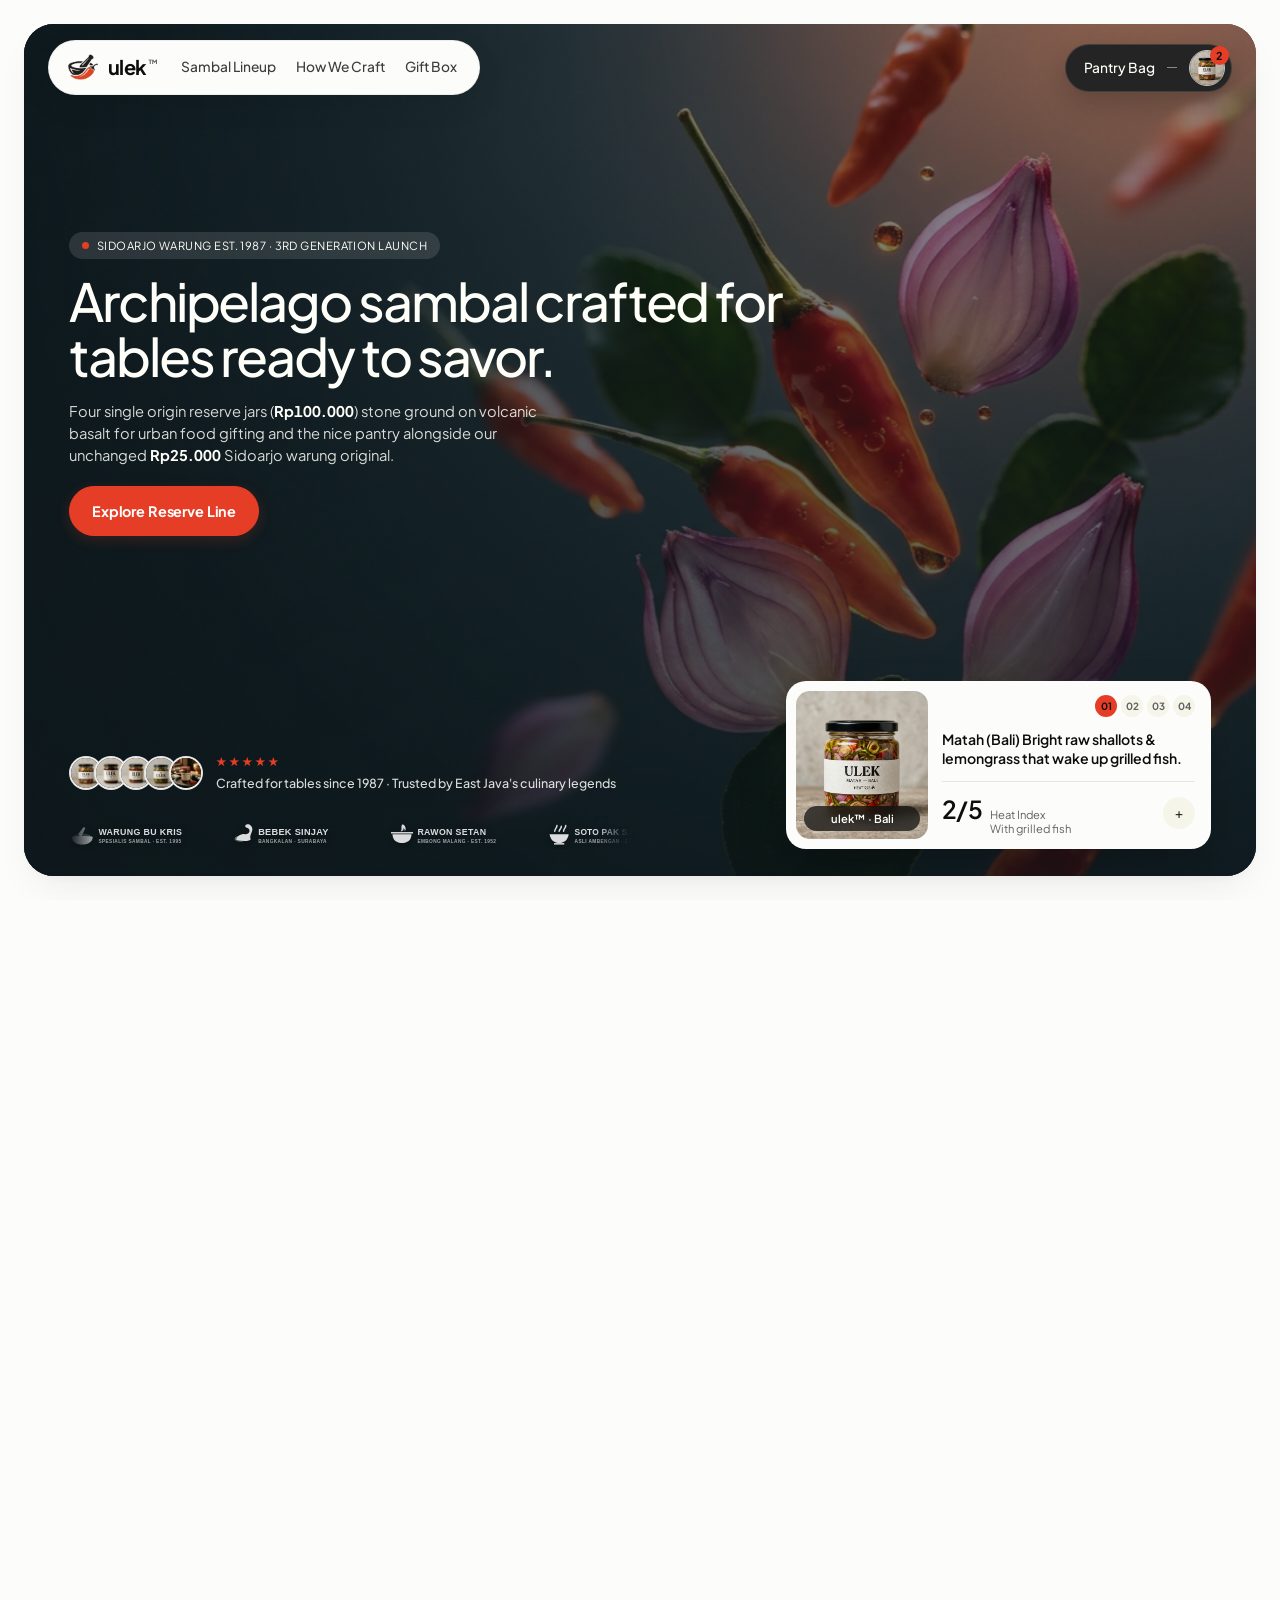
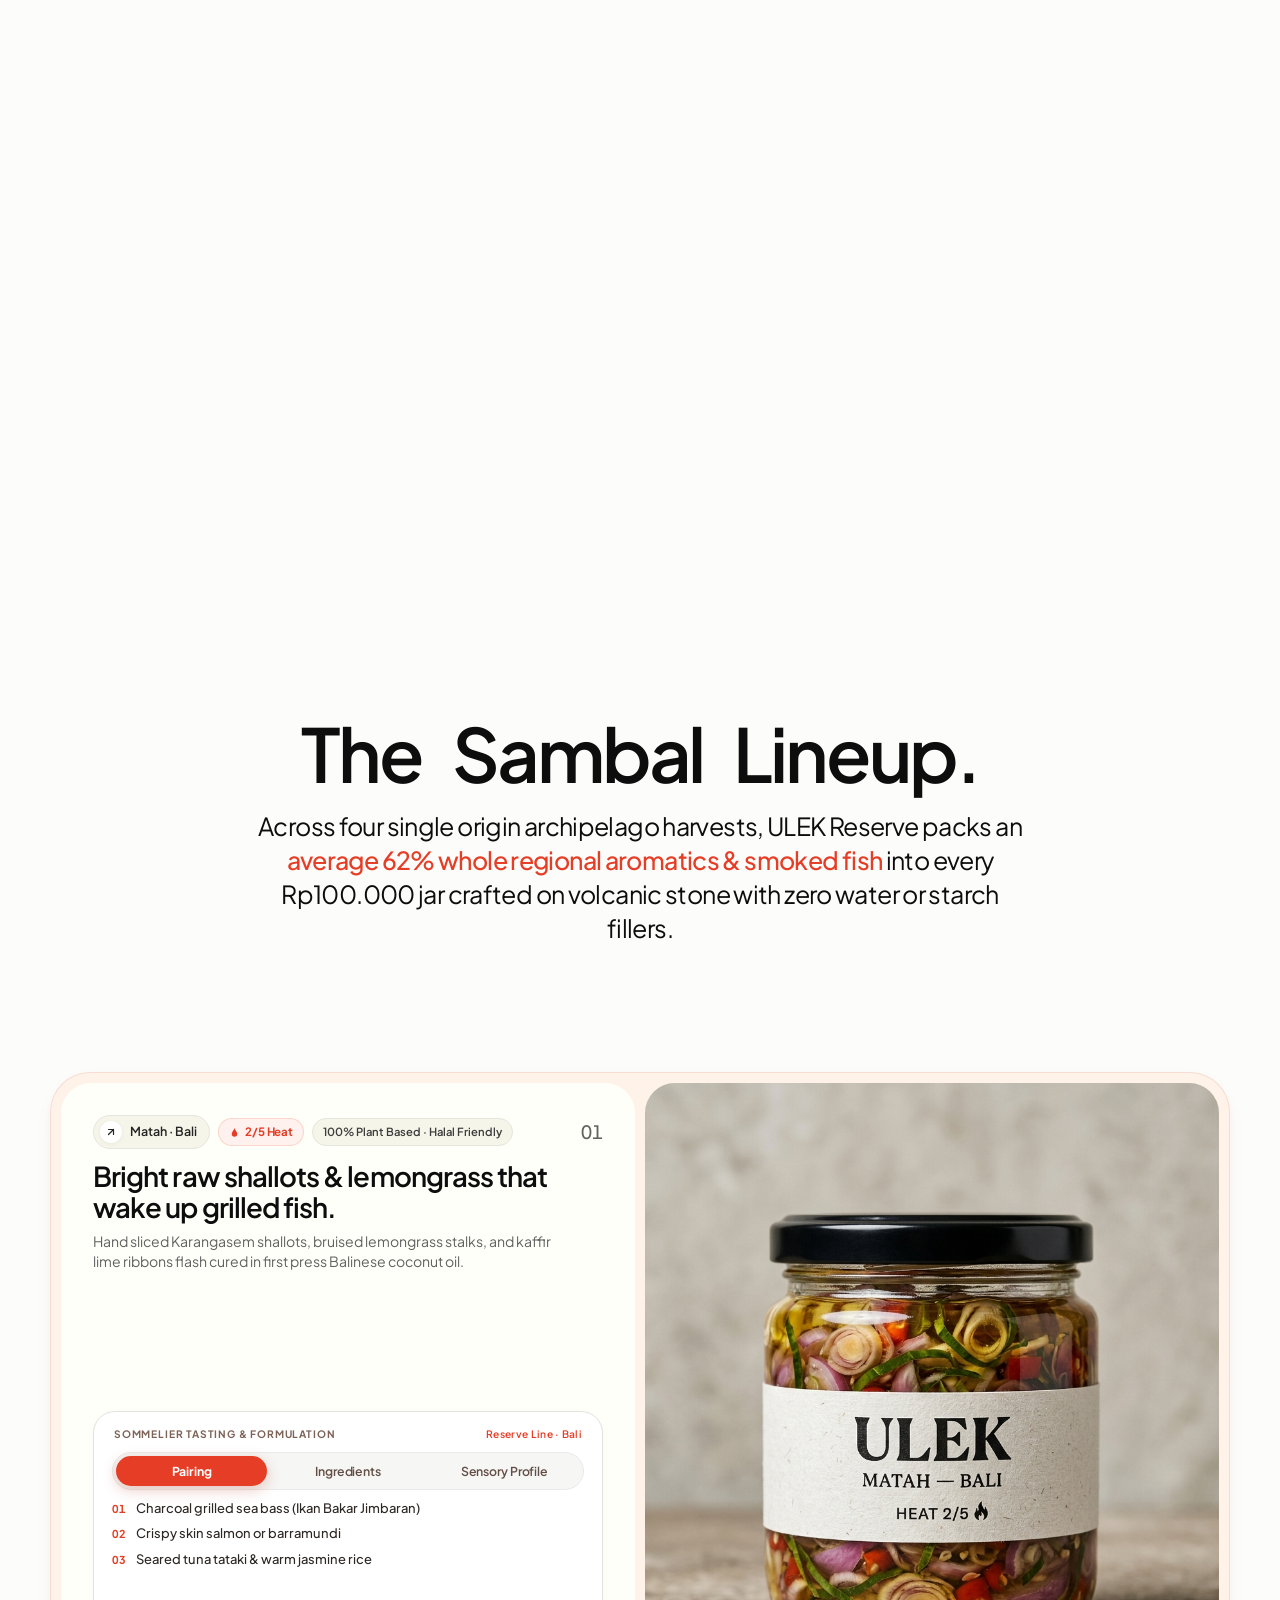
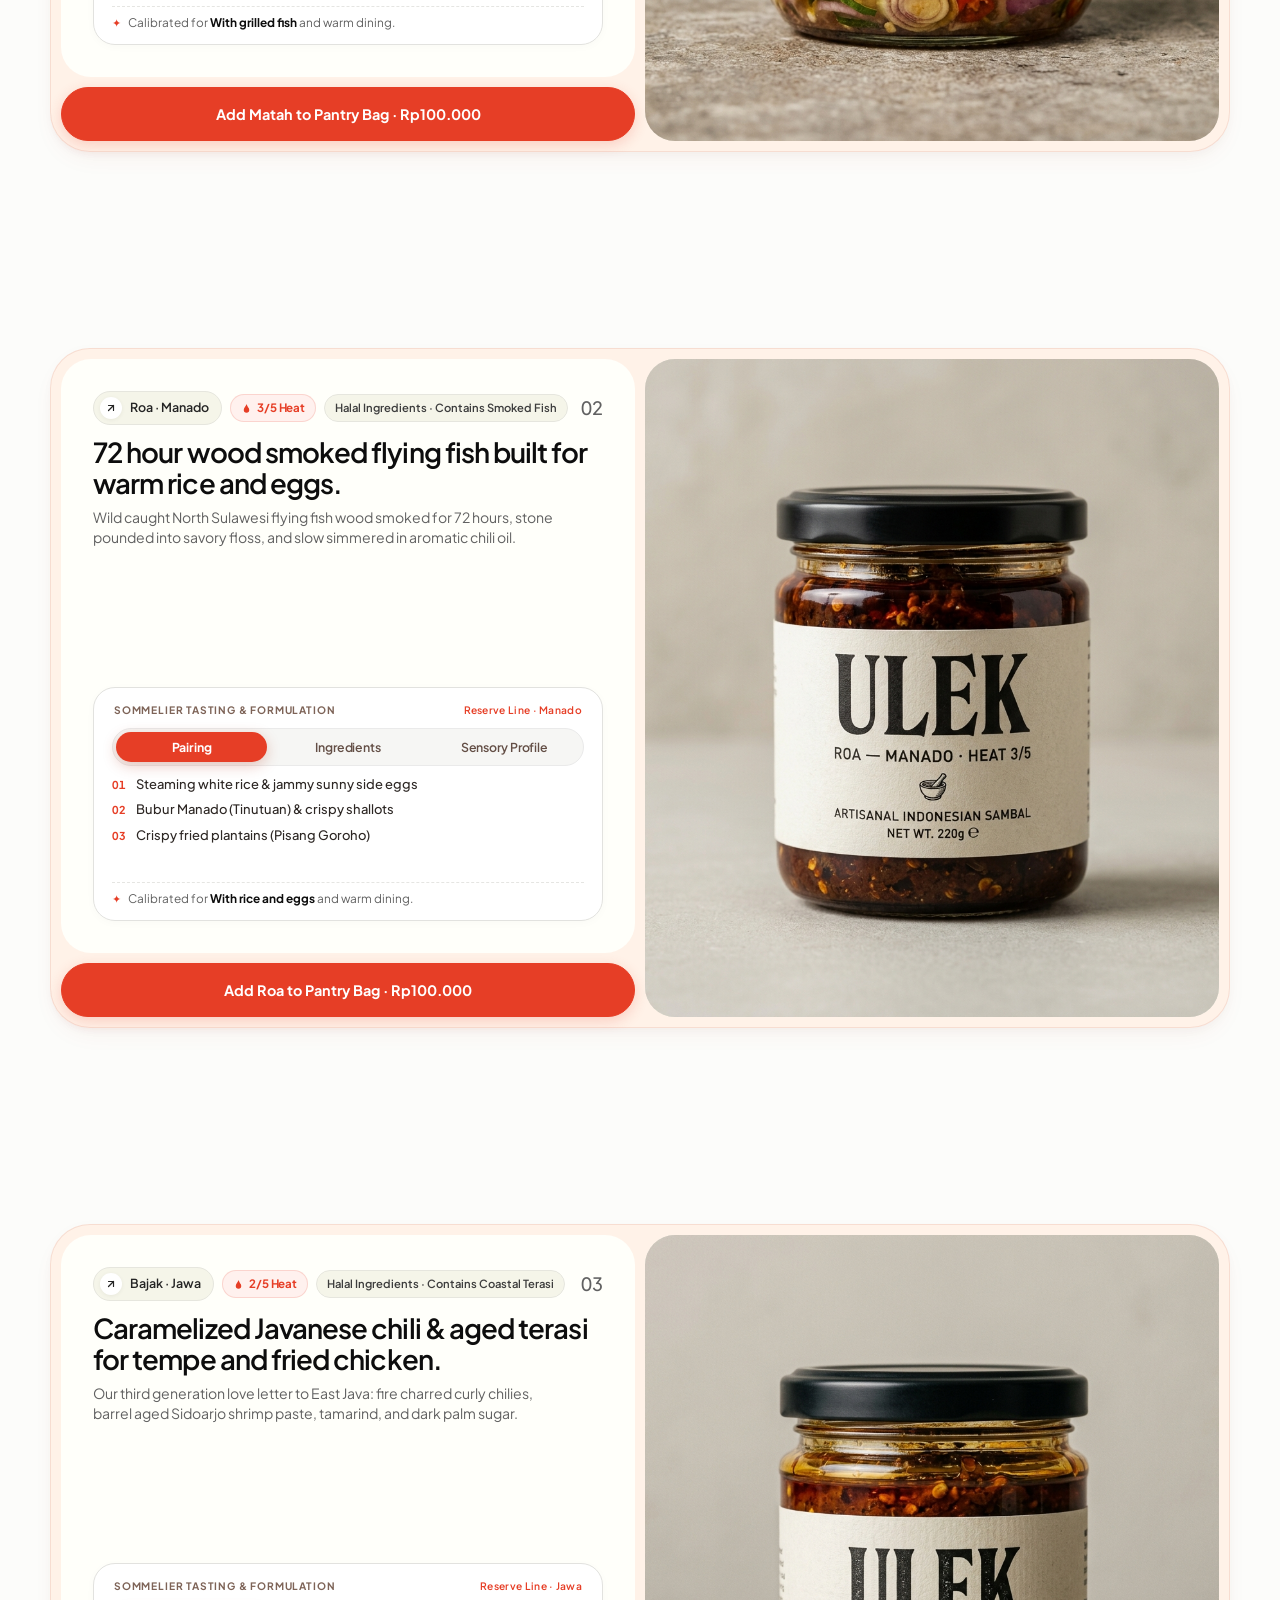
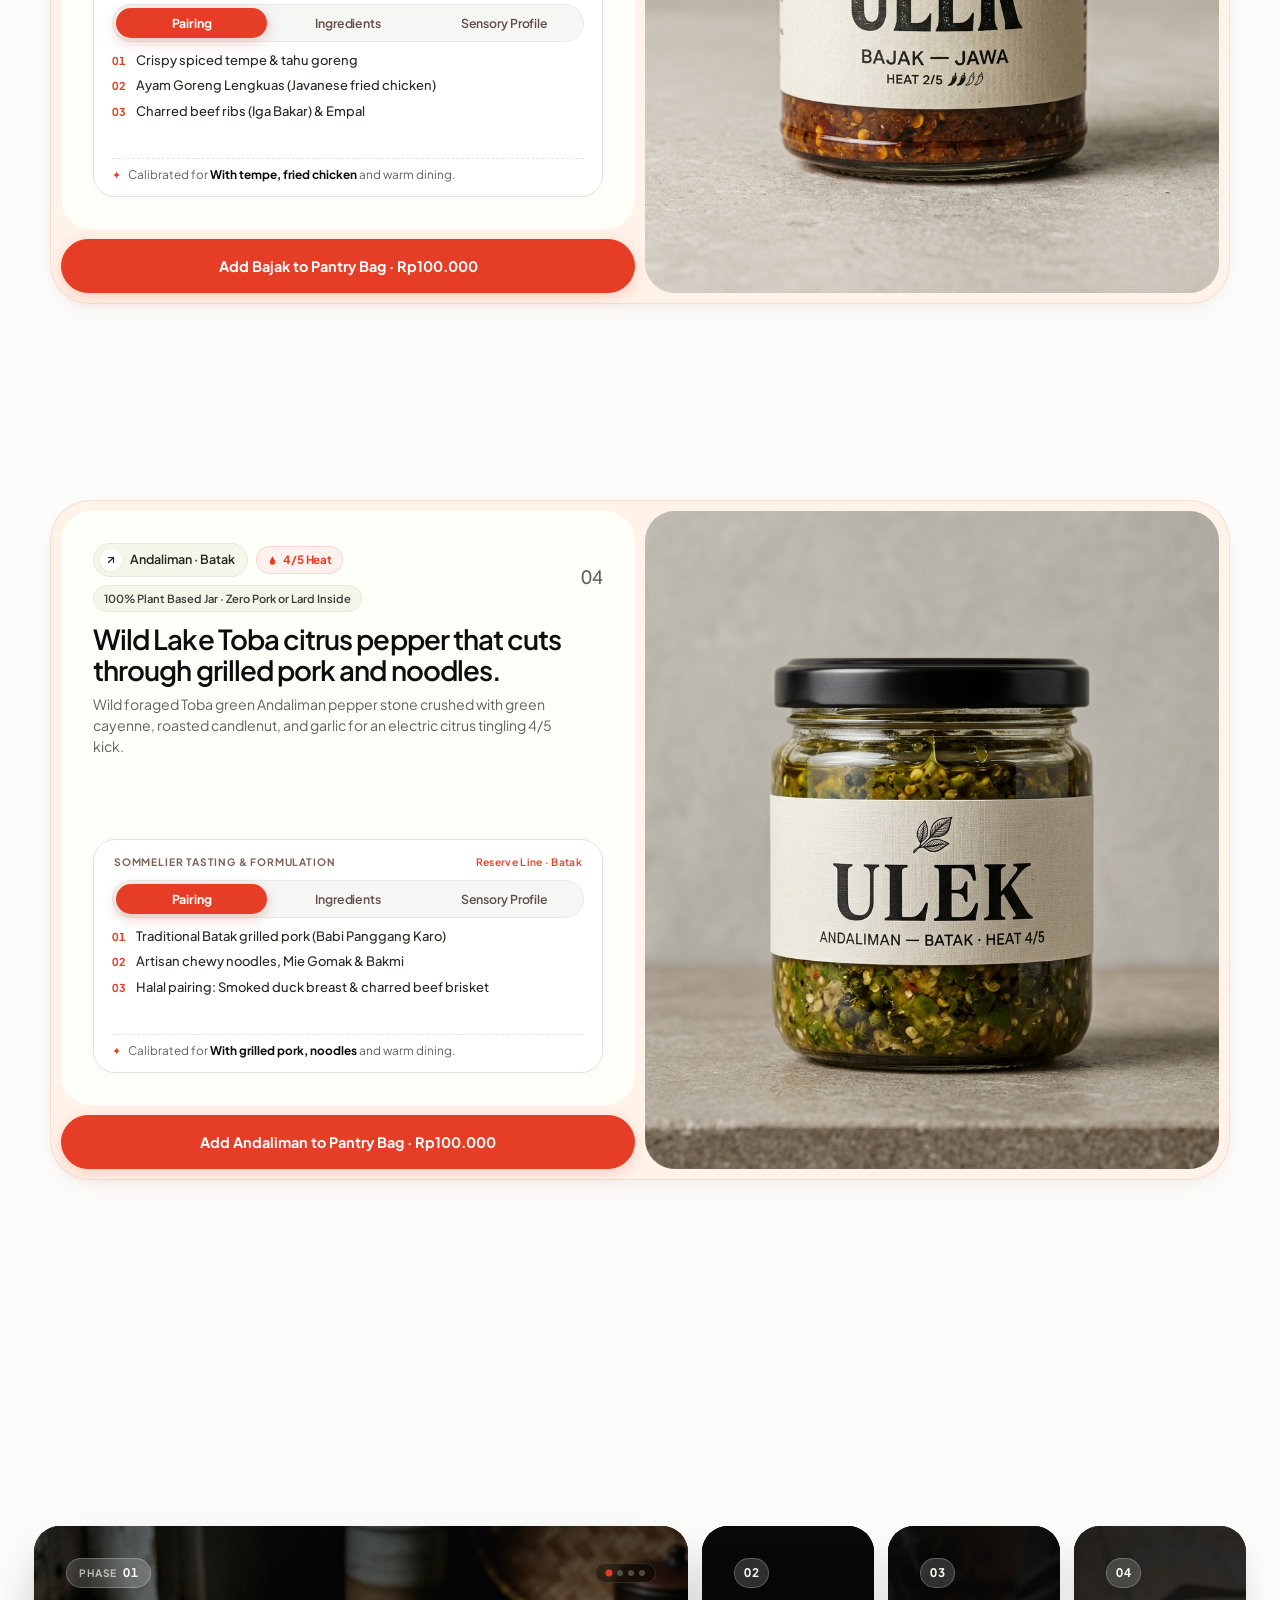
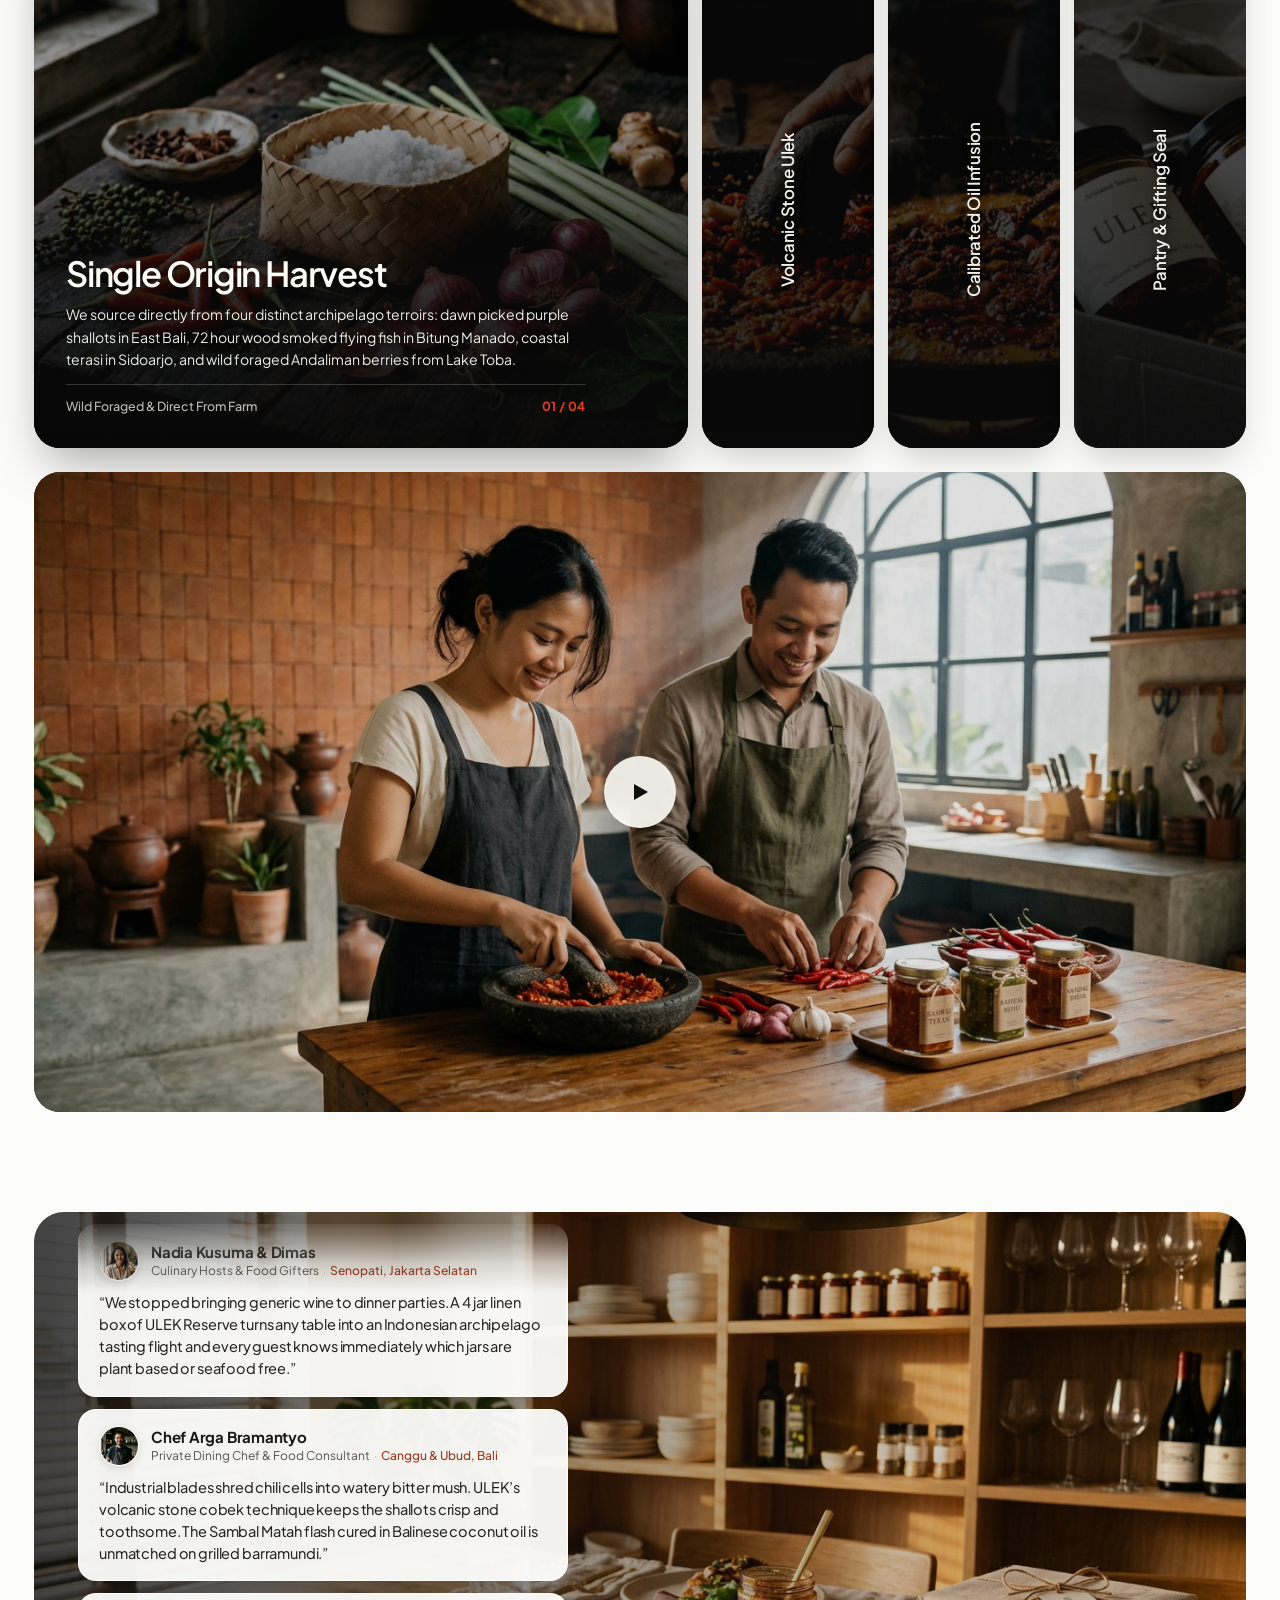
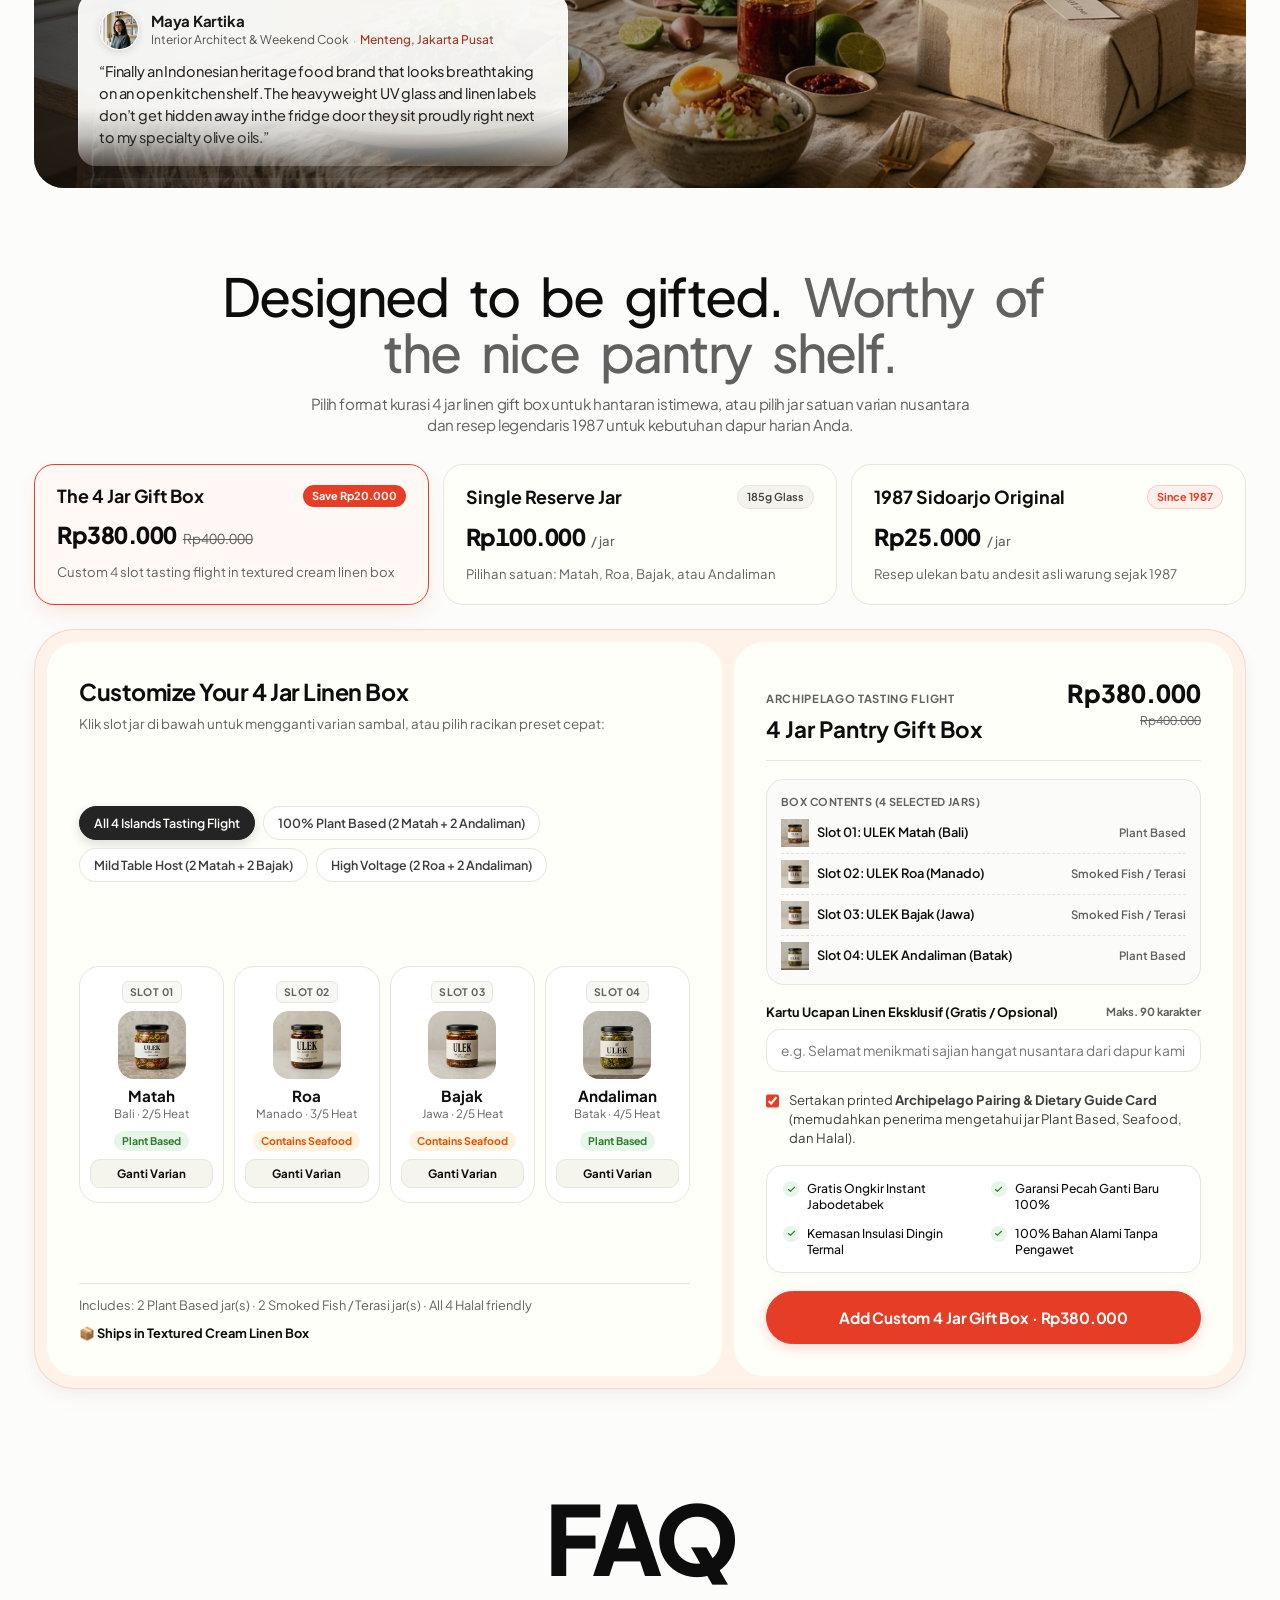
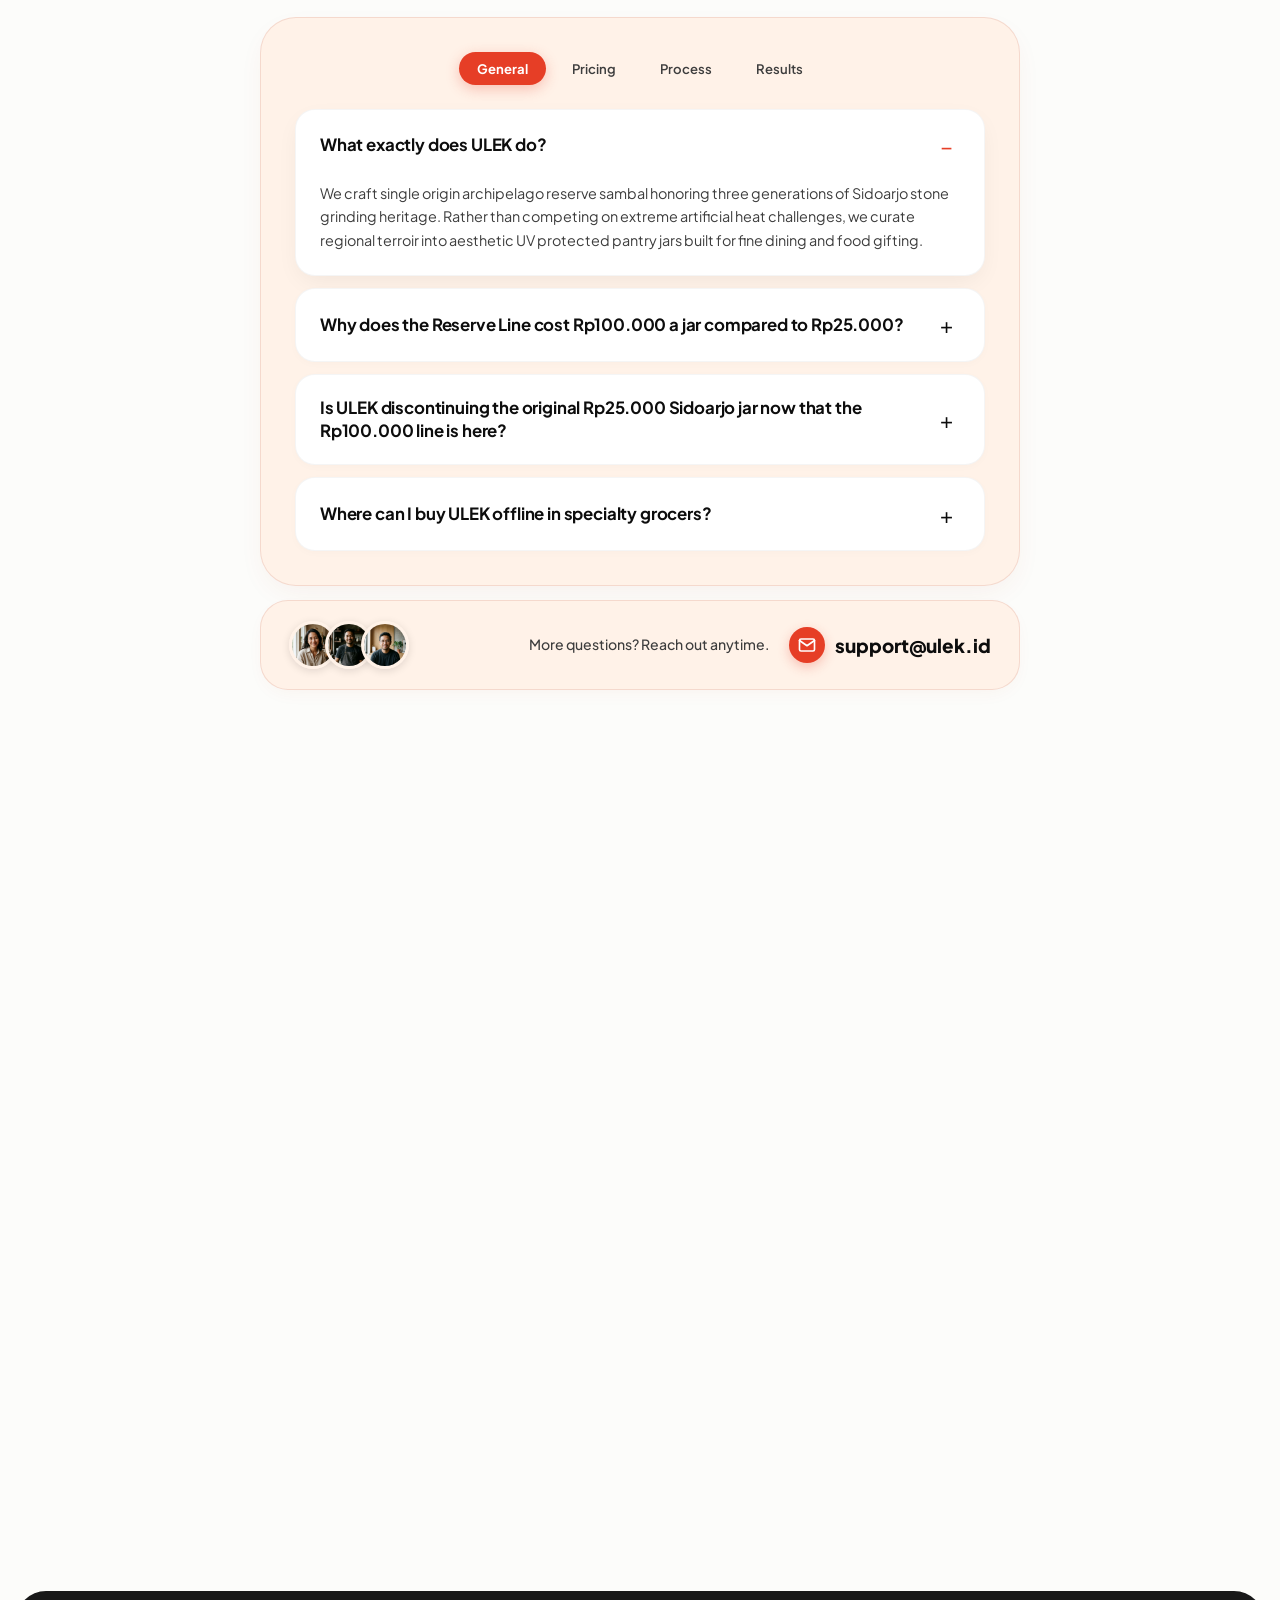
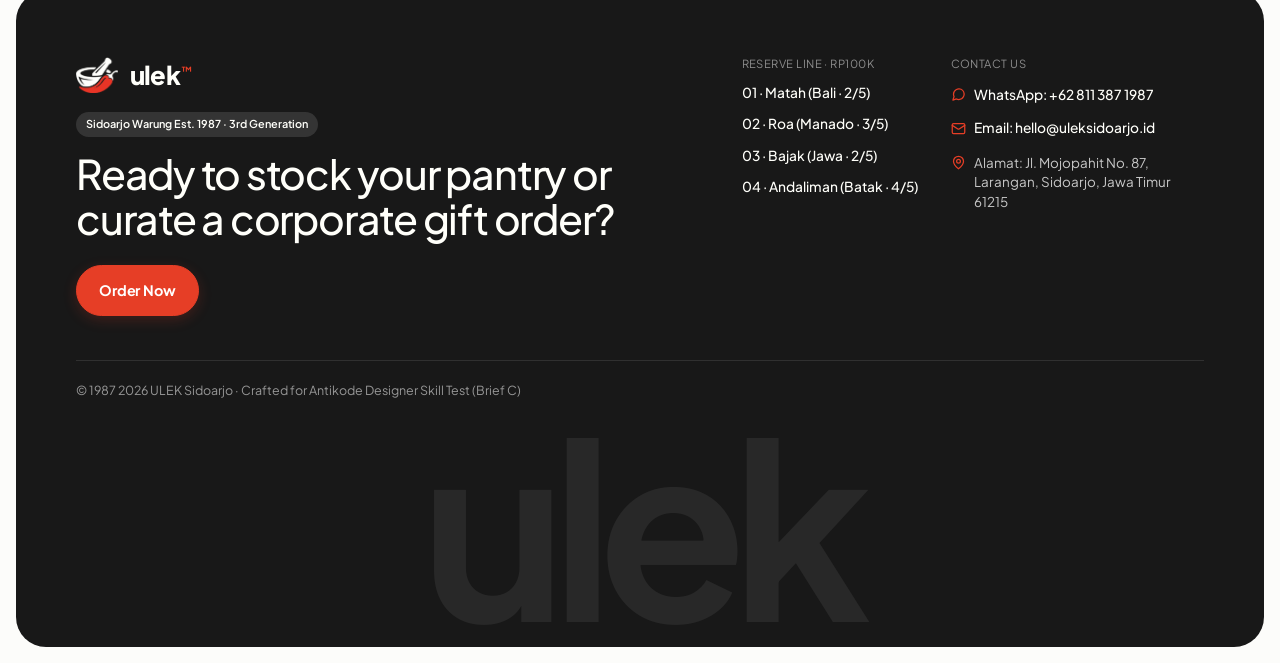
<file: index.html>
<!DOCTYPE html>
<html lang="en">
<head>
  <meta charset="UTF-8">
  <meta name="viewport" content="width=device-width, initial-scale=1.0">
  <title>ulek™ Artisanal Archipelago Sambal | Reserve Line (Rp100k) &amp; 1987 Classic (Rp25k)</title>
  <meta name="description" content="Founded as a warung in Sidoarjo in 1987 and now run by the 3rd generation. Explore the ULEK Archipelago Reserve Line (Matah, Roa, Bajak, Andaliman Rp100.000) alongside our unchanged 1987 Original (Rp25.000).">

  <!-- Google Fonts: Plus Jakarta Sans (All Weights 300 to 800 + Italics) -->
  <link rel="preconnect" href="https://fonts.googleapis.com">
  <link rel="preconnect" href="https://fonts.gstatic.com" crossorigin>
  <link href="https://fonts.googleapis.com/css2?family=Plus+Jakarta+Sans:ital,wght@0,300;0,400;0,500;0,600;0,700;0,800;1,400;1,500;1,600;1,700&display=swap" rel="stylesheet">

  <!-- Official 2026 ULEK Favicon -->
  <link rel="icon" type="image/png" href="./assets/ulek-logo-mark.png">
  <link rel="apple-touch-icon" href="./assets/ulek-logo-mark.png">

  <!-- Preload LCP Hero Botanical Media -->
  <link rel="preload" as="image" href="./assets/kora-hero-sambal-flora.png" fetchpriority="high">

  <link rel="stylesheet" href="./css/styles.css">
</head>
<body>
  <!-- Top Scroll Progress Bar -->
  <div class="scroll-progress-track" aria-hidden="true">
    <div id="scroll-progress-bar" class="scroll-progress-bar"></div>
  </div>

  <!-- ========================================================================
       KORA STICKY FLOATING HEADER (Top-Left Notch Dock + Top-Right Book/Bag Pill)
       ======================================================================== -->
  <header id="main-header" class="kora-sticky-nav" role="banner">
    <!-- Left Dock sitting inside the Hero's top-left sculpted ivory notch -->
    <div class="kora-nav-dock">
      <a href="#top" id="nav-logo-home" class="kora-brand-link" aria-label="ULEK Sidoarjo 1987 Return to Homepage">
        <span class="kora-brand-mark" aria-hidden="true" title="ULEK Artisanal Volcanic Cobek & Sambal">
          <img src="./assets/ulek-logo-mark.png" alt="" class="kora-brand-logo-img" width="32" height="26">
        </span>
        <span>ulek<sup class="kora-brand-tm">™</sup></span>
      </a>

      <nav class="kora-nav-links" aria-label="Primary Navigation">
        <a href="#collection-section" class="kora-nav-item" data-home-scroll="#collection-section">Sambal Lineup</a>
        <a href="#craft-section" class="kora-nav-item" data-home-scroll="#craft-section">How We Craft</a>
        <a href="#gifting-section" class="kora-nav-item" data-home-scroll="#gifting-section">Gift Box</a>
      </nav>
    </div>

    <!-- Top-Right Action Cluster (Kora Dark Avatar Pill) -->
    <div class="kora-top-right-cluster">
      <button type="button" id="open-cart-btn" class="kora-book-pill" aria-label="Open Pantry Bag Drawer">
        <span>Pantry Bag</span>
        <span class="kora-book-pill-line" aria-hidden="true"></span>
        <span class="kora-book-avatar-wrap">
          <img class="kora-book-avatar" src="./assets/jar-matah.png" alt="" width="36" height="36">
          <span id="cart-count-badge" class="kora-cart-count-dot tabular-nums">2</span>
        </span>
      </button>
    </div>
  </header>

  <!-- ========================================================================
       MAIN SHELL (Contains Deliverables #1 Homepage & #2 Product Detail Page)
       ======================================================================== -->
  <div id="top" class="page-shell">

    <!-- ======================================================================
         DELIVERABLE 01: HOMEPAGE VIEW (Kora Framer Architecture)
         ====================================================================== -->
    <main id="view-homepage" class="homepage-view-container">

      <!-- ====================================================================
           SECTION 1: KORA HERO SCROLL STAGE & FULL-BLEED MANIFESTO SCROLLYTELLING
           - Scroll Phase 1: Content scrolls out while background stays stuck
           - Scroll Phase 2: 24px padding collapses to 0px (100% full bleed)
           - Scroll Phase 3: Manifesto appears word-by-word on scroll down / up
           ==================================================================== -->
      <div id="hero-scroll-stage" class="hero-scroll-stage">
        <div class="hero-sticky-track">
          <section id="hero-section" class="kora-hero-frame" aria-labelledby="hero-display-heading">
            <!-- Backlit Macro Botanical Sambal Photography -->
            <img
              src="./assets/kora-hero-sambal-flora.png"
              alt="Backlit red chilies, shallots, kaffir lime leaves, and glowing chili oil against a deep slate teal canvas"
              class="kora-hero-bg-media"
              width="1600"
              height="900"
              fetchpriority="high"
              loading="eager"
              decoding="async"
            >
            <div class="kora-hero-overlay" aria-hidden="true"></div>

            <!-- Center-Left Editorial Display Headline & Dual CTAs -->
            <div class="kora-hero-main-content">
              <div class="kora-hero-badge">
                <span class="kora-dot" style="background:var(--kora-green);"></span>
                <span>Sidoarjo Warung Est. 1987 · 3rd Generation Launch</span>
              </div>

              <h1 id="hero-display-heading" class="kora-hero-title">
                Archipelago sambal crafted for tables ready to savor.
              </h1>

              <p class="kora-hero-subtitle">
                Four single origin reserve jars (<strong class="tabular-nums" style="color:#FFFFFA;">Rp100.000</strong>) stone ground on volcanic basalt for urban food gifting and the nice pantry alongside our unchanged <strong class="tabular-nums" style="color:#FFFFFA;">Rp25.000</strong> Sidoarjo warung original.
              </p>

              <div class="kora-hero-cta-row">
                <a href="#collection-section" class="kora-btn-green">
                  <span>Explore Reserve Line</span>
                </a>
              </div>
            </div>

            <!-- Bottom Row: Left Stacked Avatars & Grocers + Right Floating Ivory Spotlight Card -->
            <div class="kora-hero-bottom-row">
              <!-- Bottom-Left Social Proof & Specialty Grocers -->
              <div class="kora-hero-proof-left">
                <div class="kora-avatar-rating-row">
                  <div class="kora-stacked-avatars" aria-hidden="true">
                    <img class="kora-mini-avatar" src="./assets/jar-matah.png" alt="" width="34" height="34">
                    <img class="kora-mini-avatar" src="./assets/jar-roa.png" alt="" width="34" height="34">
                    <img class="kora-mini-avatar" src="./assets/jar-bajak.png" alt="" width="34" height="34">
                    <img class="kora-mini-avatar" src="./assets/jar-andaliman.png" alt="" width="34" height="34">
                    <img class="kora-mini-avatar" src="./assets/jar-classic-1987.png" alt="" width="34" height="34">
                  </div>
                  <div class="kora-stars-line">
                    <span class="kora-stars-dots" aria-label="5 out of 5 stars">★★★★★</span>
                    <span class="kora-trusted-label">Crafted for tables since 1987 · Trusted by East Java's culinary legends</span>
                  </div>
                </div>

                <div class="hero-partner-marquee-wrap" aria-label="East Java Legendary Restaurant Partners">
                  <div class="hero-partner-marquee-track">
                    <!-- Set 1 (6 Authentic East Java Legends) -->
                    <div class="hero-partner-logo-item" title="Warung Bu Kris Spesialis Sambal &amp; Penyet Jawa Timur">
                      <img src="./assets/logos/logo-bu-kris.svg" alt="Warung Bu Kris" class="hero-partner-svg-logo" width="165" height="36" loading="lazy">
                    </div>
                    <div class="hero-partner-logo-item" title="Bebek Sinjay Legenda Bebek Goreng Jawa Timur">
                      <img src="./assets/logos/logo-bebek-sinjay.svg" alt="Bebek Sinjay" class="hero-partner-svg-logo" width="160" height="36" loading="lazy">
                    </div>
                    <div class="hero-partner-logo-item" title="Rawon Setan Ikon Rawon Surabaya sejak 1952">
                      <img src="./assets/logos/logo-rawon-setan.svg" alt="Rawon Setan" class="hero-partner-svg-logo" width="160" height="36" loading="lazy">
                    </div>
                    <div class="hero-partner-logo-item" title="Soto Ambengan Pak Sadi Kuliner Legendaris Surabaya sejak 1971">
                      <img src="./assets/logos/logo-soto-ambengan.svg" alt="Soto Ambengan Pak Sadi" class="hero-partner-svg-logo" width="170" height="36" loading="lazy">
                    </div>
                    <div class="hero-partner-logo-item" title="Warung Leko Spesialis Iga Penyet Cobek Jawa Timur">
                      <img src="./assets/logos/logo-warung-leko.svg" alt="Warung Leko" class="hero-partner-svg-logo" width="155" height="36" loading="lazy">
                    </div>
                    <div class="hero-partner-logo-item" title="Layar Seafood Restoran Seafood &amp; Ikan Bakar Surabaya sejak 1999">
                      <img src="./assets/logos/logo-layar-seafood.svg" alt="Layar Seafood" class="hero-partner-svg-logo" width="160" height="36" loading="lazy">
                    </div>

                    <!-- Set 2 (Duplicate for Seamless Infinite Loop) -->
                    <div class="hero-partner-logo-item" aria-hidden="true">
                      <img src="./assets/logos/logo-bu-kris.svg" alt="" class="hero-partner-svg-logo" width="165" height="36" loading="lazy">
                    </div>
                    <div class="hero-partner-logo-item" aria-hidden="true">
                      <img src="./assets/logos/logo-bebek-sinjay.svg" alt="" class="hero-partner-svg-logo" width="160" height="36" loading="lazy">
                    </div>
                    <div class="hero-partner-logo-item" aria-hidden="true">
                      <img src="./assets/logos/logo-rawon-setan.svg" alt="" class="hero-partner-svg-logo" width="160" height="36" loading="lazy">
                    </div>
                    <div class="hero-partner-logo-item" aria-hidden="true">
                      <img src="./assets/logos/logo-soto-ambengan.svg" alt="" class="hero-partner-svg-logo" width="170" height="36" loading="lazy">
                    </div>
                    <div class="hero-partner-logo-item" aria-hidden="true">
                      <img src="./assets/logos/logo-warung-leko.svg" alt="" class="hero-partner-svg-logo" width="155" height="36" loading="lazy">
                    </div>
                    <div class="hero-partner-logo-item" aria-hidden="true">
                      <img src="./assets/logos/logo-layar-seafood.svg" alt="" class="hero-partner-svg-logo" width="160" height="36" loading="lazy">
                    </div>
                  </div>
                </div>
              </div>

              <!-- Bottom-Right Floating Ivory Spotlight Card (Interactive 01 to 04 Jar Switcher) -->
              <aside id="hero-spotlight-card" class="kora-floating-spotlight-card" aria-label="Featured Reserve Jar Spotlight">
                <div class="kora-spotlight-media">
                  <img
                    id="hero-spotlight-img"
                    src="./assets/jar-matah.png"
                    alt="ULEK Matah Bali Reserve Jar"
                    class="kora-spotlight-img"
                    width="280"
                    height="320"
                  >
                  <span id="hero-spotlight-origin" class="kora-spotlight-overlay-label">ulek™ · Bali</span>
                </div>

                <div class="kora-spotlight-body">
                  <div class="kora-spotlight-top-row">
                    <div id="hero-spotlight-dots" class="kora-mini-switcher-dots" role="tablist" aria-label="Select Reserve Jar 01 to 04">
                      <!-- Populated by app.js -->
                    </div>
                  </div>

                  <p id="hero-spotlight-headline" class="kora-spotlight-headline">
                    Matah (Bali) Raw Karangasem shallots, lemongrass &amp; first press coconut oil.
                  </p>

                  <div class="kora-spotlight-bottom">
                    <div class="kora-spotlight-metric-wrap">
                      <span id="hero-spotlight-heat" class="kora-spotlight-big-stat tabular-nums">2/5</span>
                      <span id="hero-spotlight-stat-sub" class="kora-spotlight-stat-label">Heat Index<br>With grilled fish</span>
                    </div>

                    <div style="display:flex; gap:6px;">
                      <button type="button" id="hero-spotlight-bag-btn" class="kora-circle-arrow-btn" title="Add jar to Pantry Bag" aria-label="Add featured jar to Pantry Bag">+</button>
                    </div>
                  </div>
                </div>
              </aside>
            </div>

            <!-- Full-Bleed Manifesto Word-by-Word Scrollytelling Overlay (Appears when hero padding collapses) -->
            <div id="hero-manifesto-stage" class="hero-manifesto-stage" aria-label="ULEK Quality Manifesto">
              <div class="hero-manifesto-inner">
                <h2 class="hero-manifesto-statement" id="manifesto-scrolly-text">
                  <span class="manifesto-word" data-word-idx="0">Most</span>
                  <span class="manifesto-word" data-word-idx="1">supermarket</span>
                  <span class="manifesto-word" data-word-idx="2">chili</span>
                  <span class="manifesto-word" data-word-idx="3">jars</span>
                  <span class="manifesto-word" data-word-idx="4">lose</span>
                  <span class="manifesto-word" data-word-idx="5">their</span>
                  <span class="manifesto-word" data-word-idx="6">soul</span>
                  <span class="manifesto-word" data-word-idx="7">because</span>
                  <span class="manifesto-word" data-word-idx="8">industrial</span>
                  <span class="manifesto-word" data-word-idx="9">blades</span>
                  <span class="manifesto-word" data-word-idx="10">boil</span>
                  <span class="manifesto-word" data-word-idx="11">and</span>
                  <span class="manifesto-word" data-word-idx="12">puree</span>
                  <span class="manifesto-word" data-word-idx="13">chilies</span>
                  <span class="manifesto-word" data-word-idx="14">with</span>
                  <span class="manifesto-word" data-word-idx="15">water,</span>
                  <span class="manifesto-word" data-word-idx="16">modified</span>
                  <span class="manifesto-word" data-word-idx="17">starch</span>
                  <span class="manifesto-word" data-word-idx="18">fillers,</span>
                  <span class="manifesto-word" data-word-idx="19">and</span>
                  <span class="manifesto-word" data-word-idx="20">refined</span>
                  <span class="manifesto-word" data-word-idx="21">seed</span>
                  <span class="manifesto-word" data-word-idx="22">oil.</span>
                </h2>
              </div>
            </div>
          </section>
        </div>
      </div>

      <!-- ====================================================================
           SECTION 2: KORA SERVICES / THE RESERVE LINE (Rp100.000 A JAR)
           (Sticky Intro + Sticky Overlapping Card Stack)
           (Matches user screen recording 00:00 to 00:07 1:1)
           ==================================================================== -->
      <section id="collection-section" class="kora-section kora-services-scroll-section" aria-labelledby="collection-heading">
        <!-- Sticky Intro Header (Title & Subtitle Only with Smooth Scroll Reveal) -->
        <div id="kora-services-sticky-intro" class="kora-services-sticky-intro">
          <div class="kora-services-intro-text">
            <h2 id="collection-heading" class="kora-services-big-title" aria-label="The Sambal Lineup.">
              <span class="split-word"><span class="split-char" style="--char-index:0;">T</span><span class="split-char" style="--char-index:1;">h</span><span class="split-char" style="--char-index:2;">e</span></span>
              <span class="split-space">&nbsp;</span>
              <span class="split-word"><span class="split-char" style="--char-index:3;">S</span><span class="split-char" style="--char-index:4;">a</span><span class="split-char" style="--char-index:5;">m</span><span class="split-char" style="--char-index:6;">b</span><span class="split-char" style="--char-index:7;">a</span><span class="split-char" style="--char-index:8;">l</span></span>
              <span class="split-space">&nbsp;</span>
              <span class="split-word"><span class="split-char" style="--char-index:9;">L</span><span class="split-char" style="--char-index:10;">i</span><span class="split-char" style="--char-index:11;">n</span><span class="split-char" style="--char-index:12;">e</span><span class="split-char" style="--char-index:13;">u</span><span class="split-char" style="--char-index:14;">p</span><span class="split-char" style="--char-index:15;">.</span></span>
            </h2>
            <p class="kora-services-lead-copy">
              Across four single origin archipelago harvests, ULEK Reserve packs an
              <span class="kora-lead-highlight">average 62% whole regional aromatics &amp; smoked fish</span>
              into every Rp100.000 jar crafted on volcanic stone with zero water or starch fillers.
            </p>
          </div>
        </div>

        <!-- Sticky Overlapping Sambal Cards Stack (01 Matah -> 02 Roa -> 03 Bajak -> 04 Andaliman) -->
        <div id="kora-service-cards-stack" class="kora-service-cards-stack">
          <!-- Populated by app.js with .kora-sticky-card-slot items -->
        </div>
      </section>

      <!-- ====================================================================
           SECTION 4: KORA "HOW WE WORK" 4-PHASE HORIZONTAL ACCORDION
           + SIDOARJO KITCHEN DOCUMENTARY BANNER
           (Matches 06_kora_framer_sections_reference.jpg Left Column 1:1)
           ==================================================================== -->
      <section id="craft-section" class="kora-section" aria-labelledby="craft-heading">
        <div id="craft-header-wrap" class="craft-header-wrap">
          <h2 id="craft-heading" class="kora-two-tone-heading craft-heading-animated">
            <span class="craft-title-lead">Never blended.</span>
            <span class="muted-part craft-title-sub">Stone ground in four deliberate phases.</span>
          </h2>
        </div>

        <!-- 4-Phase Horizontal Expanding Accordion -->
        <div id="kora-process-accordion" class="kora-process-accordion" role="tablist" aria-label="Four Phases of ULEK Stone Grinding">
          <!-- Populated by app.js from ULEK_DATA.craftPhases -->
        </div>

        <!-- Full-Width Documentary Kitchen Banner (Kora Video Card Equivalent) -->
        <div class="kora-video-banner" id="kora-video-banner" role="region" aria-label="Sidoarjo Craft Documentary Video">
          <img
            src="./assets/kora-sidoarjo-kitchen.png"
            alt="Two 3rd generation ULEK artisans stone grinding red chilies and shallots on volcanic basalt cobek in Sidoarjo"
            class="kora-video-banner-img"
            width="1600"
            height="900"
            loading="lazy"
            decoding="async"
          >
          <div class="kora-video-banner-overlay" aria-hidden="true"></div>

          <!-- Top Bar: ULEK Logo with Black Gradient (Reveals on Hover) -->
          <div class="video-banner-top-bar">
            <div class="video-banner-logo-wrap">
              <span class="video-banner-logo-mark" aria-hidden="true">
                <img src="./assets/ulek-logo-mark-white.png" alt="ULEK" class="video-banner-logo-img" width="28" height="24">
              </span>
              <span class="video-banner-brand-text">ulek<sup class="video-banner-brand-tm">™</sup></span>
            </div>
          </div>

          <!-- Center Play Button (Triggers YouTube Video Modal) -->
          <button
            type="button"
            id="workshop-reel-btn"
            class="kora-play-orb"
            aria-label="Play documentary video: How we work"
            data-video-url="https://youtu.be/8kGv0iVNlQg?si=AAbsA-b77BdlNWGr"
          >
            <svg width="24" height="24" viewBox="0 0 24 24" fill="currentColor" aria-hidden="true">
              <polygon points="6 4 20 12 6 20 6 4"></polygon>
            </svg>
          </button>

          <!-- Bottom Bar: Video Title with Black Gradient (Reveals on Hover) -->
          <div class="video-banner-bottom-bar">
            <h3 class="video-banner-title">
              How we work Crushing cells, never shearing seeds, since 1987
            </h3>
          </div>

          <!-- Direct Inline Video Player (Plays directly inside this card, zero popup) -->
          <div class="video-banner-inline-player" id="video-banner-inline-player" aria-hidden="true">
            <iframe
              id="video-banner-inline-iframe"
              class="video-banner-inline-iframe"
              title="ULEK Sidoarjo Craft Documentary Video"
              src=""
              allow="accelerometer; autoplay; clipboard-write; encrypted-media; gyroscope; picture-in-picture; web-share"
              allowfullscreen
            ></iframe>
            <button
              type="button"
              class="video-banner-close-inline-btn"
              id="video-banner-close-inline-btn"
              aria-label="Tutup video dan kembali ke poster"
              title="Tutup Video"
            >
              <svg width="14" height="14" viewBox="0 0 24 24" fill="none" stroke="currentColor" stroke-width="2.4" stroke-linecap="round" stroke-linejoin="round" aria-hidden="true">
                <line x1="18" y1="6" x2="6" y2="18"></line>
                <line x1="6" y1="6" x2="18" y2="18"></line>
              </svg>
              <span>Tutup Video</span>
            </button>
          </div>
        </div>
      </section>


      <!-- ====================================================================
           SECTION 6: FULL-BLEED PANTRY LIFESTYLE BANNER + KORA TIER / GIFT BOX
           (Built for Urban Buyers Aged 25 to 40 Who Gift Food & Keep a Nice Pantry)
           ==================================================================== -->
      <section id="gifting-section" class="kora-section" aria-labelledby="gifting-heading">
        <!-- Full-Bleed Pantry & Dining Table Banner -->
        <div class="kora-featured-pantry-banner">
          <img
            src="./assets/kora-pantry-table.png"
            alt="Warm Indonesian dinner table and nice pantry shelf featuring grilled fish, warm rice and egg, ULEK Reserve jar, and linen gift box"
            class="kora-video-banner-img"
            width="1600"
            height="900"
            loading="lazy"
            decoding="async"
          >
          <div class="kora-video-banner-overlay" style="background:linear-gradient(90deg, rgba(13,13,13,0.78) 0%, rgba(13,13,13,0.32) 55%, rgba(13,13,13,0.05) 100%);" aria-hidden="true"></div>

          <!-- Vertical Slow Auto-Scrolling 5 Testimonial Cards Column -->
          <div class="pantry-testimonials-column" aria-label="Customer & Curator Testimonials">
            <div class="pantry-testimonials-viewport" id="pantry-testimonials-viewport" role="region" aria-label="Continuous Testimonials Feed">
              <div class="pantry-testimonials-track" id="pantry-testimonials-track">
                <!-- Dynamically populated by app.js from ULEK_DATA.testimonials -->
              </div>
            </div>
          </div>
        </div>

        <!-- Redesigned Build Your Gift Box Header & Format Selector (The Sambal Lineup Mood) -->
        <div class="gifting-header-wrap">
          <h2 id="gifting-heading" class="kora-two-tone-heading" style="text-align:center; margin-bottom:14px;">
            <span class="split-word">Designed</span>
            <span class="split-space">&nbsp;</span>
            <span class="split-word">to</span>
            <span class="split-space">&nbsp;</span>
            <span class="split-word">be</span>
            <span class="split-space">&nbsp;</span>
            <span class="split-word">gifted.</span>
            <span class="split-space">&nbsp;</span>
            <span class="muted-part">
              <span class="split-word">Worthy</span>
              <span class="split-space">&nbsp;</span>
              <span class="split-word">of</span>
              <span class="split-space">&nbsp;</span>
              <span class="split-word">the</span>
              <span class="split-space">&nbsp;</span>
              <span class="split-word">nice</span>
              <span class="split-space">&nbsp;</span>
              <span class="split-word">pantry</span>
              <span class="split-space">&nbsp;</span>
              <span class="split-word">shelf.</span>
            </span>
          </h2>
          <p class="kora-services-lead-copy" style="max-width:680px; margin-inline:auto; text-align:center; font-size:0.95rem; color:var(--kora-muted);">
            Pilih format kurasi 4 jar linen gift box untuk hantaran istimewa, atau pilih jar satuan varian nusantara dan resep legendaris 1987 untuk kebutuhan dapur harian Anda.
          </p>
        </div>

        <!-- 3 Simplified Value Format Cards -->
        <div id="kora-tier-tabs" class="kora-format-cards-grid" role="tablist" aria-label="Select ULEK Purchasing Format">
          <!-- Card 1: The 4 Jar Archipelago Gift Box -->
          <div class="format-card is-active" data-tier="box" role="tab" aria-selected="true" tabindex="0">
            <div class="format-card-header">
              <h3 class="format-card-title">The 4 Jar Gift Box</h3>
              <span class="format-badge-popular">Save Rp20.000</span>
            </div>
            <div class="format-price-cluster">
              <span class="format-price tabular-nums">Rp380.000</span>
              <span class="format-price-old tabular-nums">Rp400.000</span>
            </div>
            <p class="format-card-desc">Custom 4 slot tasting flight in textured cream linen box</p>
          </div>

          <!-- Card 2: Single Reserve Jar (185g) -->
          <div class="format-card" data-tier="single" role="tab" aria-selected="false" tabindex="0">
            <div class="format-card-header">
              <h3 class="format-card-title">Single Reserve Jar</h3>
              <span class="format-badge-subtle">185g Glass</span>
            </div>
            <div class="format-price-cluster">
              <span class="format-price tabular-nums">Rp100.000</span>
              <span class="format-price-unit">/ jar</span>
            </div>
            <p class="format-card-desc">Pilihan satuan: Matah, Roa, Bajak, atau Andaliman</p>
          </div>

          <!-- Card 3: 1987 Sidoarjo Original (150g) -->
          <div class="format-card" data-tier="classic" role="tab" aria-selected="false" tabindex="0">
            <div class="format-card-header">
              <h3 class="format-card-title">1987 Sidoarjo Original</h3>
              <span class="format-badge-heritage">Since 1987</span>
            </div>
            <div class="format-price-cluster">
              <span class="format-price tabular-nums">Rp25.000</span>
              <span class="format-price-unit">/ jar</span>
            </div>
            <p class="format-card-desc">Resep ulekan batu andesit asli warung sejak 1987</p>
          </div>
        </div>

        <!-- Dynamic Order Stage Container (Controlled by app.js) -->
        <div id="gifting-stage-container">
          <!-- Stage 1 (Default): 4 Jar Linen Gift Box Builder -->
          <div id="gifting-stage-box" class="kora-giftbox-stage">
            <!-- Left Column: White Panel (Slot Grid + Dietary Presets) -->
            <div class="kora-giftbox-white-panel">
              <div style="display:flex; justify-content:space-between; align-items:center; flex-wrap:wrap; gap:10px;">
                <div>
                  <h3 style="font-family:var(--font-display); font-size:1.45rem; font-weight:700; letter-spacing:-0.02em; color:var(--kora-ink); margin:0;">
                    Customize Your 4 Jar Linen Box
                  </h3>
                  <p style="font-size:0.84rem; color:var(--kora-muted); margin-top:4px; margin-bottom:0;">
                    Klik slot jar di bawah untuk mengganti varian sambal, atau pilih racikan preset cepat:
                  </p>
                </div>
              </div>

              <!-- Quick Dietary Presets -->
              <div class="gift-preset-bar" role="group" aria-label="Gift Box Dietary Presets">
                <button type="button" class="gift-preset-btn is-active" data-box-preset="all-islands">
                  <span>All 4 Islands Tasting Flight</span>
                </button>
                <button type="button" class="gift-preset-btn" data-box-preset="plant-based">
                  <span>100% Plant Based (2 Matah + 2 Andaliman)</span>
                </button>
                <button type="button" class="gift-preset-btn" data-box-preset="mild-host">
                  <span>Mild Table Host (2 Matah + 2 Bajak)</span>
                </button>
                <button type="button" class="gift-preset-btn" data-box-preset="high-heat">
                  <span>High Voltage (2 Roa + 2 Andaliman)</span>
                </button>
              </div>

              <!-- 4 Interactive Jar Slots Grid -->
              <div id="gift-slots-grid" class="gift-slots-grid" aria-live="polite">
                <!-- Dynamically Populated by renderGiftBoxBuilder in app.js -->
              </div>

              <!-- Dietary Summary Breakdown -->
              <div class="gift-dietary-summary-bar">
                <span id="gift-box-dietary-summary">Includes: 2 Plant Based jars · 2 Smoked Fish / Terasi jars · All 4 Halal friendly</span>
                <span class="tabular-nums" style="font-weight:700; color:var(--kora-ink);">📦 Ships in Textured Cream Linen Box</span>
              </div>
            </div>

            <!-- Right Column: White Panel (Box Summary, Gift Note, & Checkout Action) -->
            <div class="kora-giftbox-white-panel">
              <div class="gift-summary-header">
                <div>
                  <span style="font-family:var(--font-mono); font-size:0.7rem; text-transform:uppercase; letter-spacing:0.06em; color:var(--kora-muted); font-weight:700;">
                    ARCHIPELAGO TASTING FLIGHT
                  </span>
                  <h4 style="font-family:var(--font-display); font-size:1.4rem; font-weight:700; color:var(--kora-ink); margin:2px 0 0;">
                    4 Jar Pantry Gift Box
                  </h4>
                </div>
                <div style="text-align:right;">
                  <div class="tabular-nums" style="font-family:var(--font-display); font-size:1.55rem; font-weight:800; color:var(--kora-ink);">
                    Rp380.000
                  </div>
                  <div class="tabular-nums" style="font-size:0.75rem; color:var(--kora-muted); text-decoration:line-through;">
                    Rp400.000
                  </div>
                </div>
              </div>

              <!-- Live Box Composition Preview -->
              <div class="gift-summary-box-preview">
                <div style="font-family:var(--font-mono); font-size:0.68rem; font-weight:700; color:var(--kora-muted); text-transform:uppercase; letter-spacing:0.04em;">
                  Box Contents (4 Selected Jars)
                </div>
                <div id="gift-summary-jars-list" style="display:flex; flex-direction:column; gap:6px;">
                  <!-- Populated by app.js -->
                </div>
              </div>

              <!-- Complimentary Gift Note Card -->
              <div class="gift-note-card">
                <label for="gift-note-input" class="gift-note-label">
                  <span>Kartu Ucapan Linen Eksklusif (Gratis / Opsional)</span>
                  <span style="font-family:var(--font-mono); font-size:0.7rem; color:var(--kora-muted);">Maks. 90 karakter</span>
                </label>
                <input
                  type="text"
                  id="gift-note-input"
                  class="gift-note-input"
                  maxlength="90"
                  placeholder="e.g. Selamat menikmati sajian hangat nusantara dari dapur kami!"
                >
              </div>

              <!-- Dietary Guide Card Checkbox -->
              <label class="gift-guide-checkbox">
                <input type="checkbox" id="gift-dietary-card-check" checked>
                <span>Sertakan printed <strong>Archipelago Pairing &amp; Dietary Guide Card</strong> (memudahkan penerima mengetahui jar Plant Based, Seafood, dan Halal).</span>
              </label>

              <!-- Trust Guarantee Chips -->
              <div class="gift-trust-badges">
                <div class="gift-trust-item">
                  <span class="gift-trust-icon" aria-hidden="true">
                    <svg viewBox="0 0 24 24" fill="none" stroke="currentColor" stroke-linecap="round" stroke-linejoin="round">
                      <polyline points="20 6 9 17 4 12"></polyline>
                    </svg>
                  </span>
                  <span class="gift-trust-text">Gratis Ongkir Instant Jabodetabek</span>
                </div>
                <div class="gift-trust-item">
                  <span class="gift-trust-icon" aria-hidden="true">
                    <svg viewBox="0 0 24 24" fill="none" stroke="currentColor" stroke-linecap="round" stroke-linejoin="round">
                      <polyline points="20 6 9 17 4 12"></polyline>
                    </svg>
                  </span>
                  <span class="gift-trust-text">Garansi Pecah Ganti Baru 100%</span>
                </div>
                <div class="gift-trust-item">
                  <span class="gift-trust-icon" aria-hidden="true">
                    <svg viewBox="0 0 24 24" fill="none" stroke="currentColor" stroke-linecap="round" stroke-linejoin="round">
                      <polyline points="20 6 9 17 4 12"></polyline>
                    </svg>
                  </span>
                  <span class="gift-trust-text">Kemasan Insulasi Dingin Termal</span>
                </div>
                <div class="gift-trust-item">
                  <span class="gift-trust-icon" aria-hidden="true">
                    <svg viewBox="0 0 24 24" fill="none" stroke="currentColor" stroke-linecap="round" stroke-linejoin="round">
                      <polyline points="20 6 9 17 4 12"></polyline>
                    </svg>
                  </span>
                  <span class="gift-trust-text">100% Bahan Alami Tanpa Pengawet</span>
                </div>
              </div>

              <!-- Primary Add & Checkout CTA Button -->
              <button type="button" id="add-gift-box-btn" class="kora-btn-green" style="width:100%; justify-content:center; padding-block:16px; font-size:0.96rem;">
                <span>Add Custom 4 Jar Gift Box · Rp380.000</span>
              </button>
            </div>
          </div>

          <!-- Stage 2: Single Reserve Jars Quick Order Grid (Initially Hidden) -->
          <div id="gifting-stage-single" class="gift-single-stage" style="display:none;">
            <!-- Populated by renderSingleJarsStage in app.js -->
          </div>

          <!-- Stage 3: 1987 Sidoarjo Original Quick Order Card (Initially Hidden) -->
          <div id="gifting-stage-classic" class="gift-classic-stage" style="display:none;">
            <!-- Populated by renderClassicStage in app.js -->
          </div>
        </div>
      </section>


      <!-- ====================================================================
           SECTION 7: KORA AESTHETIC FAQ (Exact Reference Image Alignment)
           ==================================================================== -->
      <section id="faq-section" class="kora-section" aria-labelledby="faq-heading">
        <!-- Giant Centered FAQ Title (Matches Reference Image 1:1) -->
        <div class="kora-faq-header-wrap">
          <h2 id="faq-heading" class="kora-faq-giant-title">
            <span class="split-word">FAQ</span>
          </h2>
        </div>

        <!-- Centered Main Cream FAQ Card -->
        <div class="kora-faq-main-card">
          <!-- Category Pills Row (Centered at Top) -->
          <div id="kora-faq-cats" class="kora-faq-pills-bar" role="tablist" aria-label="FAQ Categories">
            <!-- Populated by app.js -->
          </div>

          <!-- White Accordion Items Stack -->
          <div id="kora-faq-list" class="kora-faq-accordion-stack" aria-live="polite">
            <!-- Populated by app.js with + / - interactive expansion -->
          </div>
        </div>

        <!-- Bottom Contact Card with 3 Overlapping Avatars (Matches Reference Image) -->
        <div class="kora-faq-contact-card">
          <div class="kora-faq-avatars-cluster">
            <img src="./assets/avatar-nadia.jpg" alt="Nadia Kusuma" class="faq-team-avatar" width="48" height="48">
            <img src="./assets/avatar-arga.jpg" alt="Chef Arga" class="faq-team-avatar" width="48" height="48">
            <img src="./assets/avatar-daniel.jpg" alt="Daniel Sihombing" class="faq-team-avatar" width="48" height="48">
          </div>
          <div class="kora-faq-contact-info">
            <span class="faq-contact-sub">More questions? Reach out anytime.</span>
            <a href="mailto:support@ulek.id" class="faq-contact-link">
              <span class="faq-contact-icon" aria-hidden="true">
                <svg width="18" height="18" viewBox="0 0 24 24" fill="none" stroke="currentColor" stroke-width="2.2" stroke-linecap="round" stroke-linejoin="round">
                  <path d="M4 4h16c1.1 0 2 .9 2 2v12c0 1.1-.9 2-2 2H4c-1.1 0-2-.9-2-2V6c0-1.1.9-2 2-2z"></path>
                  <polyline points="22,6 12,13 2,6"></polyline>
                </svg>
              </span>
              <span>support@ulek.id</span>
            </a>
          </div>
        </div>
      </section>

      <!-- Specialty Grocers & Stockists -->
      <section id="stockists-section" class="kora-section" aria-labelledby="stockists-heading">
        <div class="stockists-header-wrap">
          <h2 id="stockists-heading" class="stockists-big-title">
            <span class="kora-hover-word">Find</span>
            <span class="kora-hover-word">ULEK</span>
            <span class="kora-hover-word">Reserve</span>
            <span class="muted-part">
              <span class="kora-hover-word">in</span>
              <span class="kora-hover-word">specialty</span>
              <span class="kora-hover-word">grocers.</span>
            </span>
          </h2>
          <p class="stockists-subtitle">
            Available nationwide with same day dispatch in Jabodetabek, Surabaya &amp; Bali,<br>
            or on the fine food aisle at our partner specialty grocers.
          </p>
        </div>

        <div id="stockists-grid" class="stockists-grid-3" role="region" aria-label="Partner Stockist Locations">
          <!-- Populated by app.js from ULEK_DATA.stockists -->
        </div>
      </section>

      <!-- Section Footer -->
      <section id="footer-section" class="kora-footer-section">
        <footer class="kora-footer" role="contentinfo">
          <div class="kora-footer-top">
            <div style="display:flex; flex-direction:column; justify-content:space-between; gap:24px;">
              <div>
                <div style="display:flex; align-items:center; gap:12px; margin-bottom:16px;">
                  <img src="./assets/ulek-logo-mark-white.png" alt="ULEK" width="46" height="36" style="height:36px; width:auto; object-fit:contain;">
                  <span style="font-family:var(--font-display); font-size:1.6rem; font-weight:800; letter-spacing:-0.03em; color:#FFFFFA;">ulek<sup class="kora-brand-tm" style="color:var(--ulek-red-orange); font-size:0.7rem;">™</sup></span>
                </div>
                <span class="kora-dark-badge" style="background:rgba(255,255,255,0.12); margin-bottom:14px;">
                  Sidoarjo Warung Est. 1987 · 3rd Generation
                </span>
                <h2 style="font-family:var(--font-display); font-size:clamp(1.85rem, 3.2vw, 2.75rem); font-weight:500; letter-spacing:-0.03em; line-height:1.1; max-width:22ch;">
                  Ready to stock your pantry or curate a corporate gift order?
                </h2>
              </div>

              <div style="display:flex; gap:12px; flex-wrap:wrap; align-items:center;">
                <a
                  href="https://mail.google.com/mail/?view=cm&fs=1&to=hello%40uleksidoarjo.id&su=Inquiry+Corporate+Gift+Order+ULEK+Nusantara"
                  target="_blank"
                  rel="noopener noreferrer"
                  id="footer-order-btn"
                  class="kora-btn-green"
                  style="text-decoration:none;"
                >
                  <span>Order Now</span>
                </a>
              </div>
            </div>

            <div class="kora-footer-links-grid">
              <div style="display:flex; flex-direction:column; gap:10px;">
                <span style="font-family:var(--font-mono); font-size:0.7rem; text-transform:uppercase; color:rgba(255,255,255,0.5); letter-spacing:0.04em;">Reserve Line · Rp100k</span>
                <a href="#collection-section" class="kora-nav-item" style="color:#FFFFFA; text-align:left;" data-home-scroll="#collection-section">01 · Matah (Bali · 2/5)</a>
                <a href="#collection-section" class="kora-nav-item" style="color:#FFFFFA; text-align:left;" data-home-scroll="#collection-section">02 · Roa (Manado · 3/5)</a>
                <a href="#collection-section" class="kora-nav-item" style="color:#FFFFFA; text-align:left;" data-home-scroll="#collection-section">03 · Bajak (Jawa · 2/5)</a>
                <a href="#collection-section" class="kora-nav-item" style="color:#FFFFFA; text-align:left;" data-home-scroll="#collection-section">04 · Andaliman (Batak · 4/5)</a>
              </div>

              <div style="display:flex; flex-direction:column; gap:12px;">
                <span style="font-family:var(--font-mono); font-size:0.7rem; text-transform:uppercase; color:rgba(255,255,255,0.5); letter-spacing:0.04em;">Contact Us</span>
                <a
                  href="https://wa.me/628113871987?text=Halo%20Tim%20ULEK%20Nusantara%2C%20saya%20ingin%20bertanya%20mengenai%20produk%20dan%20pemesanan"
                  target="_blank"
                  rel="noopener noreferrer"
                  class="kora-nav-item"
                  style="color:#FFFFFA; text-decoration:none; display:flex; align-items:center; gap:8px;"
                >
                  <svg width="15" height="15" viewBox="0 0 24 24" fill="none" stroke="currentColor" stroke-width="2" stroke-linecap="round" stroke-linejoin="round" aria-hidden="true" style="color:var(--kora-green); flex-shrink:0;">
                    <path d="M21 11.5a8.38 8.38 0 0 1-.9 3.8 8.5 8.5 0 0 1-7.6 4.7 8.38 8.38 0 0 1-3.8-.9L3 21l1.9-5.7a8.38 8.38 0 0 1-.9-3.8 8.5 8.5 0 0 1 4.7-7.6 8.38 8.38 0 0 1 3.8-.9h.5a8.48 8.48 0 0 1 8 8v.5z"/>
                  </svg>
                  <span>WhatsApp: +62 811 387 1987</span>
                </a>

                <a
                  href="mailto:hello@uleksidoarjo.id"
                  class="kora-nav-item"
                  style="color:#FFFFFA; text-decoration:none; display:flex; align-items:center; gap:8px;"
                >
                  <svg width="15" height="15" viewBox="0 0 24 24" fill="none" stroke="currentColor" stroke-width="2" stroke-linecap="round" stroke-linejoin="round" aria-hidden="true" style="color:var(--kora-green); flex-shrink:0;">
                    <rect width="20" height="16" x="2" y="4" rx="2"/>
                    <path d="m22 7-8.97 5.7a1.94 1.94 0 0 1-2.06 0L2 7"/>
                  </svg>
                  <span>Email: hello@uleksidoarjo.id</span>
                </a>

                <div style="color:rgba(255,255,255,0.76); display:flex; align-items:flex-start; gap:8px; font-size:0.84rem; line-height:1.45; margin-top:2px;">
                  <svg width="15" height="15" viewBox="0 0 24 24" fill="none" stroke="currentColor" stroke-width="2" stroke-linecap="round" stroke-linejoin="round" aria-hidden="true" style="color:var(--kora-green); flex-shrink:0; margin-top:2px;">
                    <path d="M20 10c0 6-8 12-8 12s-8-6-8-12a8 8 0 0 1 16 0Z"/>
                    <circle cx="12" cy="10" r="3"/>
                  </svg>
                  <span>Alamat: Jl. Mojopahit No. 87, Larangan, Sidoarjo, Jawa Timur 61215</span>
                </div>
              </div>
            </div>
          </div>

          <div style="display:flex; justify-content:space-between; align-items:center; padding-top:20px; font-size:0.78rem; color:rgba(255,255,255,0.55); flex-wrap:wrap; gap:10px;">
            <span>© 1987 2026 ULEK Sidoarjo · Crafted for Antikode Designer Skill Test (Brief C)</span>
          </div>

          <div class="kora-footer-watermark" aria-hidden="true">ulek</div>
        </footer>
      </section>
    </main>
  </div>

  <!-- ========================================================================
       SLIDE-OVER PANTRY BAG DRAWER (<dialog closedby="any">)
       ======================================================================== -->
  <dialog id="cart-drawer" class="ulek-drawer" closedby="any" aria-labelledby="cart-drawer-title">
    <div class="drawer-inner">
      <div class="drawer-header">
        <div style="display:flex; align-items:center; gap:12px;">
          <img src="./assets/ulek-logo-mark.png" alt="ULEK" width="32" height="25" style="height:25px; width:auto; object-fit:contain;">
          <div>
            <span style="font-family:var(--font-mono); font-size:0.68rem; text-transform:uppercase; color:var(--kora-muted);">ULEK PANTRY &amp; GIFT BAG</span>
            <h2 id="cart-drawer-title" style="font-family:var(--font-display); font-size:1.35rem; font-weight:600;">Your Pantry Selection</h2>
          </div>
        </div>
        <button type="button" id="close-cart-btn" class="kora-circle-arrow-btn" aria-label="Close Pantry Bag">✕</button>
      </div>

      <!-- Free Gift Box / Shipping Progress Bar -->
      <div style="background:var(--kora-cream-card); border:1px solid var(--kora-border); border-radius:14px; padding:12px 14px; margin-top:12px;">
        <div style="display:flex; justify-content:space-between; font-size:0.78rem; font-weight:600; margin-bottom:6px;">
          <span id="cart-shipping-msg">Add Rp175.000 more for complimentary courier delivery</span>
          <span id="cart-shipping-pct" class="tabular-nums">42%</span>
        </div>
        <div style="height:6px; border-radius:999px; background:rgba(13,13,13,0.08); overflow:hidden;">
          <div id="cart-shipping-bar" style="height:100%; width:42%; background:var(--kora-green); transition:width 260ms ease;"></div>
        </div>
      </div>

      <!-- Cart Items List -->
      <div id="cart-items-container" class="drawer-items-list">
        <!-- Populated by app.js -->
      </div>

      <!-- Upsell 1987 Warung Classic Rp25k inside Drawer -->
      <div id="cart-classic-upsell" style="background:var(--kora-cream-card); border:1px dashed var(--kora-border-strong); border-radius:14px; padding:10px 12px; display:flex; align-items:center; justify-content:space-between; gap:10px;">
        <div style="display:flex; align-items:center; gap:10px;">
          <img src="./assets/jar-classic-1987.png" alt="" width="40" height="40" style="width:40px; height:40px; border-radius:8px; object-fit:cover;">
          <div>
            <div style="font-family:var(--font-display); font-size:0.8rem; font-weight:600;">Add 1987 Original Jar?</div>
            <div class="tabular-nums" style="font-size:0.72rem; color:var(--kora-muted);">Everyday Sidoarjo Classic · Rp25.000</div>
          </div>
        </div>
        <button type="button" id="drawer-upsell-classic-btn" class="kora-btn-green" style="padding:7px 14px; font-size:0.75rem;">Tambah Rp25k</button>
      </div>

      <div class="drawer-footer">
        <div style="display:flex; justify-content:space-between; align-items:baseline;">
          <span style="font-size:0.86rem; color:var(--kora-muted);">Estimated Subtotal</span>
          <strong id="cart-subtotal-val" class="tabular-nums" style="font-family:var(--font-display); font-size:1.45rem;">Rp125.000</strong>
        </div>
        <button type="button" id="checkout-sim-btn" class="kora-btn-green" style="width:100%; justify-content:center; padding-block:14px; font-size:0.94rem;">
          <span>Proceed to Pantry Checkout</span>
        </button>
      </div>
    </div>
  </dialog>


  <!-- ========================================================================
       ANTIKODE SKILL TEST BRIEF C CASE STUDY & REASONING MODAL (<dialog>)
       ======================================================================== -->
  <dialog id="case-study-modal" class="ulek-dialog" closedby="any" aria-labelledby="case-study-modal-title">
    <div style="background:var(--kora-ivory-bg); padding:clamp(22px, 3.5vw, 36px); max-height:90vh; overflow-y:auto;">
      <div id="case-study-content">
        <!-- Populated by renderCaseStudyModal() in js/app.js -->
      </div>
    </div>
  </dialog>

  <!-- Toast Notification -->
  <div id="toast-banner" class="toast-banner" role="status" aria-live="polite">
    <span class="kora-dot" style="background:var(--kora-green);" aria-hidden="true"></span>
    <span id="toast-message">Added to Pantry Bag</span>
  </div>

  <script src="./js/data.js"></script>
  <script src="./js/app.js"></script>
</body>
</html>
</file>
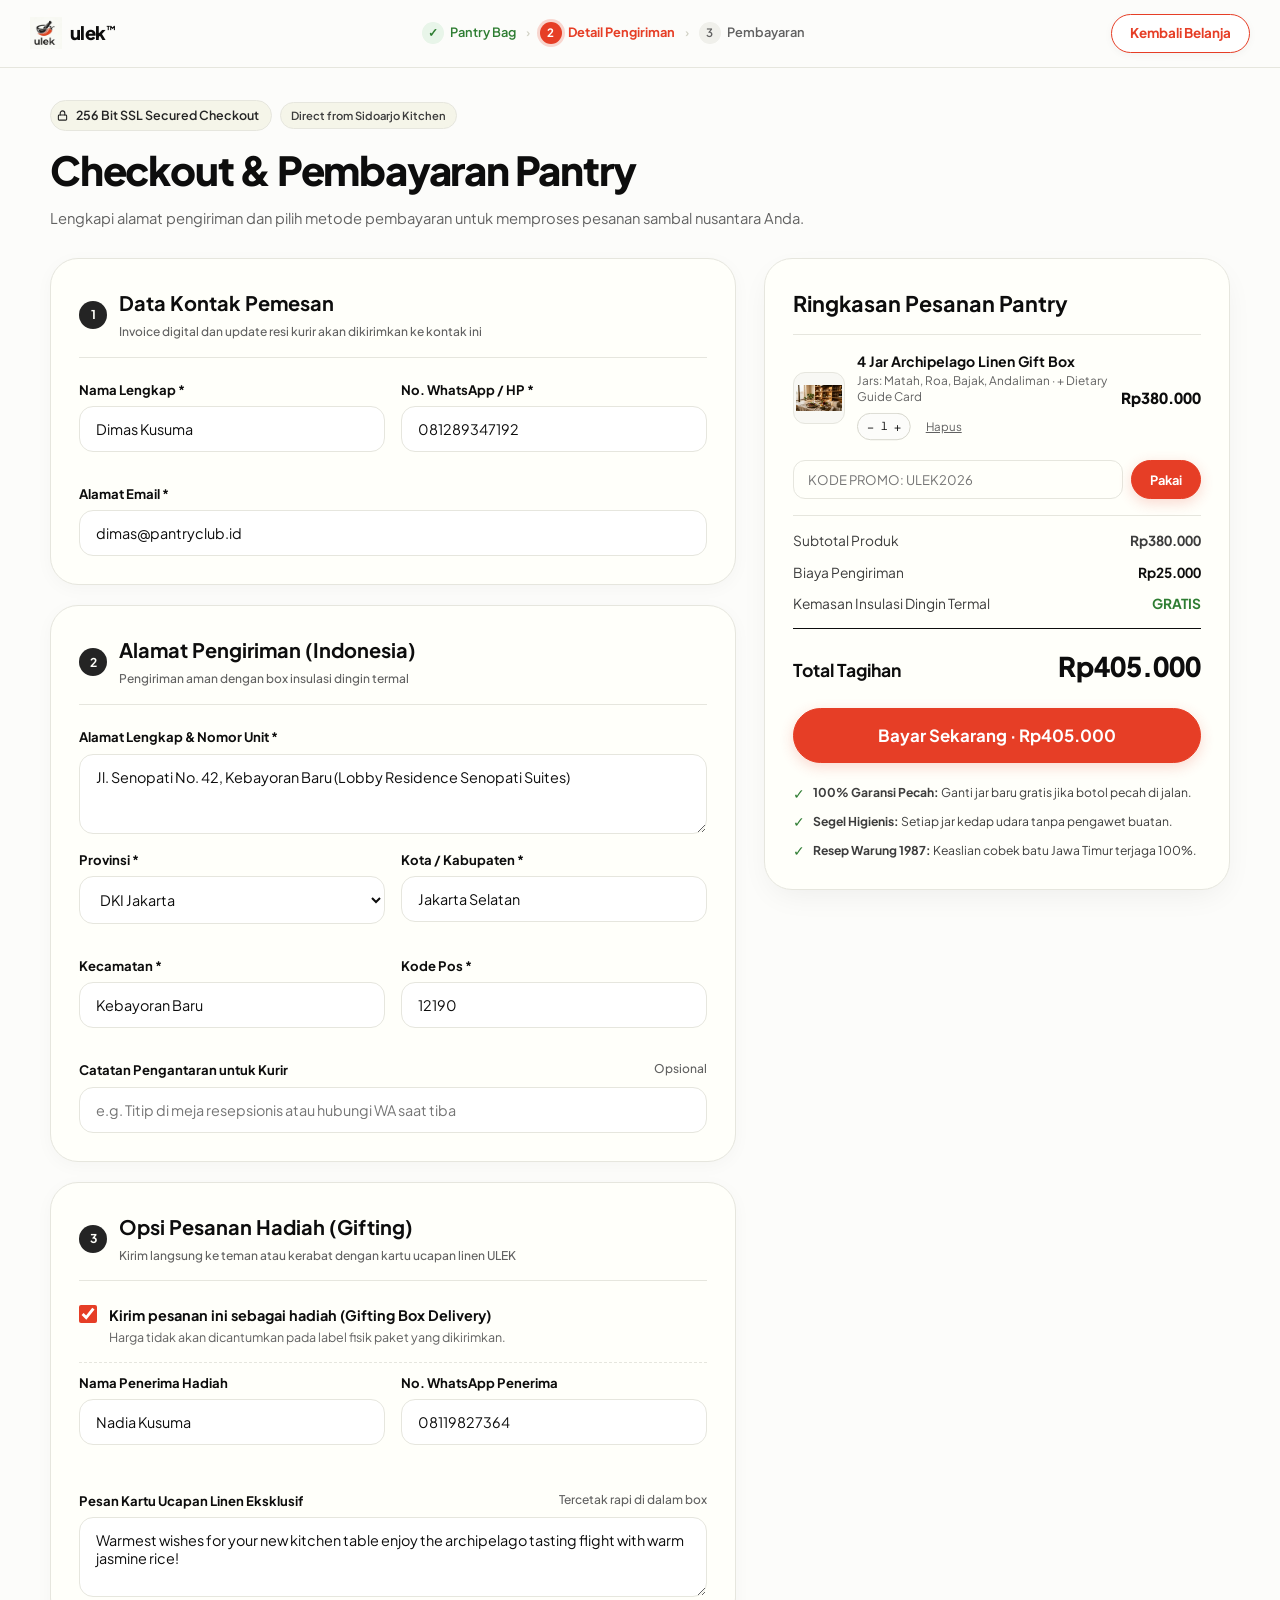
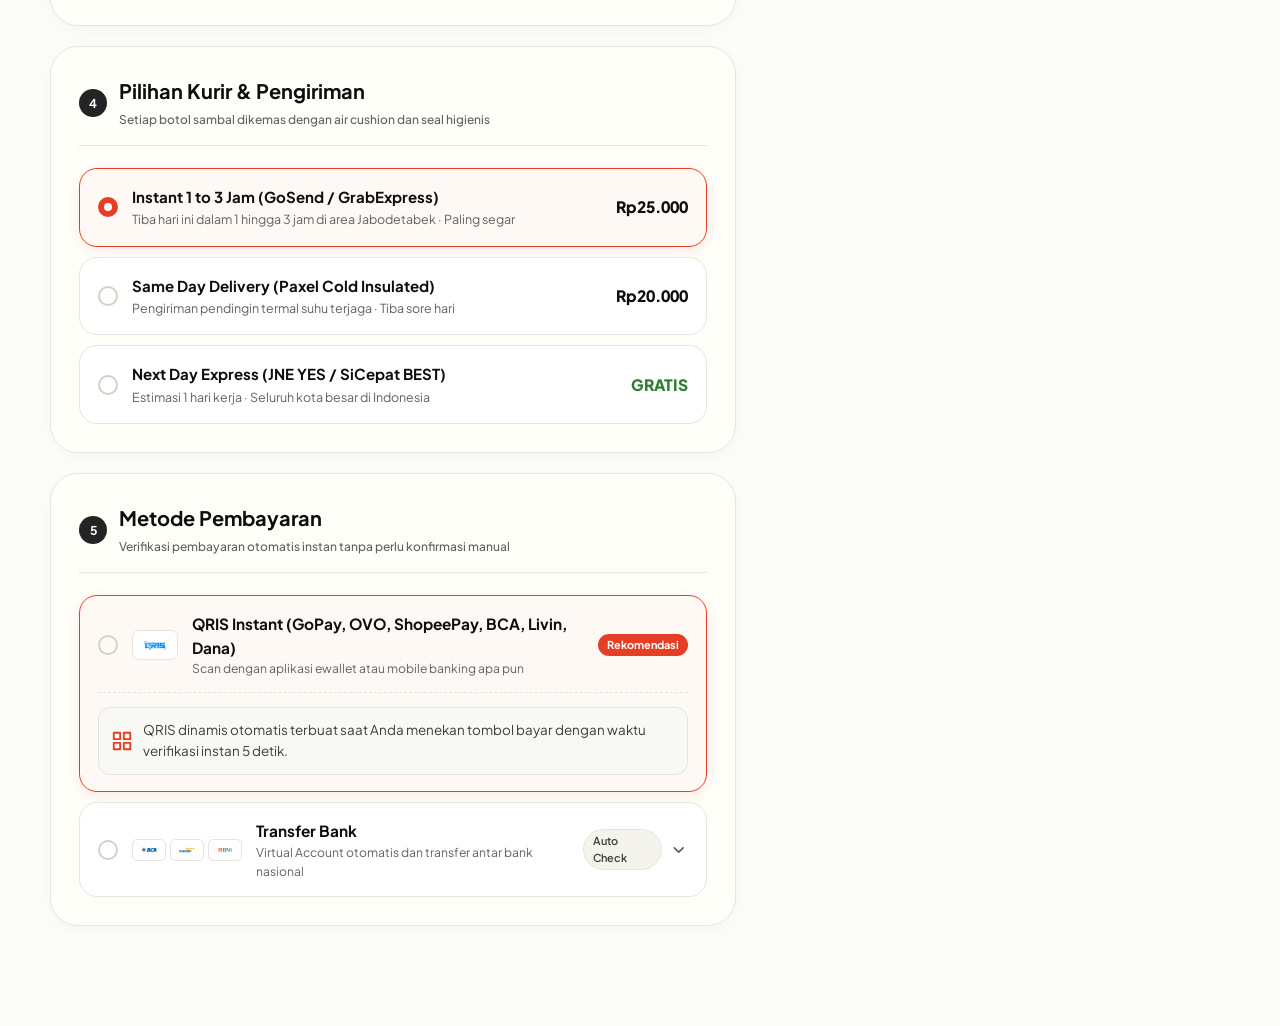
<file: checkout.html>
<!DOCTYPE html>
<html lang="id">
<head>
  <meta charset="UTF-8">
  <meta name="viewport" content="width=device-width, initial-scale=1.0">
  <title>Checkout &amp; Pembayaran | ULEK Artisanal Archipelago Sambal</title>
  <meta name="description" content="Selesaikan pemesanan ULEK Archipelago Reserve Sambal dan 1987 Sidoarjo Original dengan kurir instan dan metode pembayaran aman.">
  <link rel="icon" type="image/png" href="./assets/jar-matah.png">
  <link rel="preconnect" href="https://fonts.googleapis.com">
  <link rel="preconnect" href="https://fonts.gstatic.com" crossorigin>
  <link href="https://fonts.googleapis.com/css2?family=Plus+Jakarta+Sans:ital,wght@0,400;0,500;0,600;0,700;0,800;1,400;1,600;1,700&display=swap" rel="stylesheet">
  <link rel="stylesheet" href="./css/styles.css">
</head>
<body class="checkout-page-body">

  <!-- Top Sticky Checkout Navigation -->
  <header class="checkout-navbar">
    <div class="checkout-navbar-inner">
      <!-- Logo Branding -->
      <a href="index.html" style="display:flex; align-items:center; gap:8px; text-decoration:none; color:var(--kora-ink);">
        <img src="./assets/ulek-logo-original.png" alt="ULEK" style="height:32px; width:auto; object-fit:contain;">
        <span style="font-family:var(--font-display); font-size:1.15rem; font-weight:800; letter-spacing:-0.03em;">ulek<sup style="font-size:0.6rem; font-weight:700;">™</sup></span>
      </a>

      <!-- Progress Stepper -->
      <nav class="checkout-steps-bar" aria-label="Langkah Checkout">
        <div class="checkout-step-item is-completed">
          <span class="checkout-step-num">✓</span>
          <span>Pantry Bag</span>
        </div>
        <span class="checkout-step-sep">›</span>
        <div class="checkout-step-item is-active">
          <span class="checkout-step-num">2</span>
          <span>Detail Pengiriman</span>
        </div>
        <span class="checkout-step-sep">›</span>
        <div class="checkout-step-item">
          <span class="checkout-step-num">3</span>
          <span>Pembayaran</span>
        </div>
      </nav>

      <!-- Back to Store Link -->
      <a href="index.html" class="kora-btn-cream checkout-back-link" style="text-decoration:none;">
        <span>Kembali Belanja</span>
      </a>
    </div>
  </header>

  <!-- Main Checkout Container -->
  <main class="checkout-container">
    <div style="margin-bottom:28px;">
      <div class="kora-badge-group" style="margin-bottom:8px;">
        <span class="kora-service-pill">
          <svg width="11" height="11" viewBox="0 0 24 24" fill="none" stroke="currentColor" stroke-width="2.4" stroke-linecap="round" stroke-linejoin="round" aria-hidden="true">
            <rect x="3" y="11" width="18" height="11" rx="2" ry="2"></rect>
            <path d="M7 11V7a5 5 0 0 1 10 0v4"></path>
          </svg>
          <span>256 Bit SSL Secured Checkout</span>
        </span>
        <span class="kora-dietary-pill">Direct from Sidoarjo Kitchen</span>
      </div>
      <h1 style="font-family:var(--font-display); font-size:clamp(1.8rem, 3.5vw, 2.5rem); font-weight:800; letter-spacing:-0.03em; margin:0 0 6px;">
        Checkout &amp; Pembayaran Pantry
      </h1>
      <p style="font-size:0.92rem; color:var(--kora-muted); margin:0;">
        Lengkapi alamat pengiriman dan pilih metode pembayaran untuk memproses pesanan sambal nusantara Anda.
      </p>
    </div>

    <form id="checkout-form" class="checkout-grid" onsubmit="return false;">
      <!-- Left Column: Forms -->
      <div class="checkout-form-column">
        
        <!-- Section 1: Customer Contact -->
        <section class="checkout-card">
          <div class="checkout-card-header">
            <span class="checkout-card-num">1</span>
            <div>
              <h2 class="checkout-card-title">Data Kontak Pemesan</h2>
              <span class="checkout-label-sub">Invoice digital dan update resi kurir akan dikirimkan ke kontak ini</span>
            </div>
          </div>

          <div class="checkout-form-grid-2">
            <div class="checkout-input-group">
              <label for="contact-name" class="checkout-label">Nama Lengkap *</label>
              <input type="text" id="contact-name" class="checkout-input" placeholder="e.g. Dimas Kusuma" required value="Dimas Kusuma">
            </div>
            <div class="checkout-input-group">
              <label for="contact-phone" class="checkout-label">No. WhatsApp / HP *</label>
              <input type="tel" id="contact-phone" class="checkout-input" placeholder="e.g. 081289347192" required value="081289347192">
            </div>
          </div>

          <div class="checkout-input-group">
            <label for="contact-email" class="checkout-label">Alamat Email *</label>
            <input type="email" id="contact-email" class="checkout-input" placeholder="e.g. dimas@pantryclub.id" required value="dimas@pantryclub.id">
          </div>
        </section>

        <!-- Section 2: Delivery Address -->
        <section class="checkout-card">
          <div class="checkout-card-header">
            <span class="checkout-card-num">2</span>
            <div>
              <h2 class="checkout-card-title">Alamat Pengiriman (Indonesia)</h2>
              <span class="checkout-label-sub">Pengiriman aman dengan box insulasi dingin termal</span>
            </div>
          </div>

          <div class="checkout-input-group">
            <label for="shipping-address" class="checkout-label">Alamat Lengkap &amp; Nomor Unit *</label>
            <textarea id="shipping-address" class="checkout-textarea" placeholder="Nama Jalan, Blok, No. Rumah, RT/RW, Patokan / Nama Gedung" required>Jl. Senopati No. 42, Kebayoran Baru (Lobby Residence Senopati Suites)</textarea>
          </div>

          <div class="checkout-form-grid-2">
            <div class="checkout-input-group">
              <label for="shipping-province" class="checkout-label">Provinsi *</label>
              <select id="shipping-province" class="checkout-select">
                <option value="DKI Jakarta" selected>DKI Jakarta</option>
                <option value="Jawa Barat">Jawa Barat</option>
                <option value="Jawa Timur">Jawa Timur</option>
                <option value="Banten">Banten</option>
                <option value="DI Yogyakarta">DI Yogyakarta</option>
                <option value="Jawa Tengah">Jawa Tengah</option>
                <option value="Bali">Bali</option>
                <option value="Sumatera Utara">Sumatera Utara</option>
                <option value="Sulawesi Utara">Sulawesi Utara</option>
              </select>
            </div>
            <div class="checkout-input-group">
              <label for="shipping-city" class="checkout-label">Kota / Kabupaten *</label>
              <input type="text" id="shipping-city" class="checkout-input" placeholder="e.g. Jakarta Selatan" required value="Jakarta Selatan">
            </div>
          </div>

          <div class="checkout-form-grid-2">
            <div class="checkout-input-group">
              <label for="shipping-district" class="checkout-label">Kecamatan *</label>
              <input type="text" id="shipping-district" class="checkout-input" placeholder="e.g. Kebayoran Baru" required value="Kebayoran Baru">
            </div>
            <div class="checkout-input-group">
              <label for="shipping-postal" class="checkout-label">Kode Pos *</label>
              <input type="text" id="shipping-postal" class="checkout-input" placeholder="e.g. 12190" required value="12190">
            </div>
          </div>

          <div class="checkout-input-group">
            <label for="shipping-notes" class="checkout-label">
              <span>Catatan Pengantaran untuk Kurir</span>
              <span class="checkout-label-sub">Opsional</span>
            </label>
            <input type="text" id="shipping-notes" class="checkout-input" placeholder="e.g. Titip di meja resepsionis atau hubungi WA saat tiba">
          </div>
        </section>

        <!-- Section 3: Gifting Options (Optional) -->
        <section class="checkout-card">
          <div class="checkout-card-header">
            <span class="checkout-card-num">3</span>
            <div>
              <h2 class="checkout-card-title">Opsi Pesanan Hadiah (Gifting)</h2>
              <span class="checkout-label-sub">Kirim langsung ke teman atau kerabat dengan kartu ucapan linen ULEK</span>
            </div>
          </div>

          <label style="display:flex; align-items:flex-start; gap:12px; cursor:pointer; margin-bottom:14px;">
            <input type="checkbox" id="gift-toggle-check" checked style="width:18px; height:18px; margin-top:2px; accent-color:var(--ulek-red-orange); cursor:pointer;">
            <div>
              <strong style="font-size:0.9rem; color:var(--kora-ink);">Kirim pesanan ini sebagai hadiah (Gifting Box Delivery)</strong>
              <div style="font-size:0.78rem; color:var(--kora-muted);">Harga tidak akan dicantumkan pada label fisik paket yang dikirimkan.</div>
            </div>
          </label>

          <div id="gift-fields-wrapper" style="display:flex; flex-direction:column; gap:14px; padding-top:10px; border-top:1px dashed var(--kora-border);">
            <div class="checkout-form-grid-2">
              <div class="checkout-input-group">
                <label for="gift-recipient-name" class="checkout-label">Nama Penerima Hadiah</label>
                <input type="text" id="gift-recipient-name" class="checkout-input" placeholder="e.g. Nadia Kusuma" value="Nadia Kusuma">
              </div>
              <div class="checkout-input-group">
                <label for="gift-recipient-phone" class="checkout-label">No. WhatsApp Penerima</label>
                <input type="tel" id="gift-recipient-phone" class="checkout-input" placeholder="e.g. 08119827364" value="08119827364">
              </div>
            </div>
            <div class="checkout-input-group">
              <label for="gift-card-message" class="checkout-label">
                <span>Pesan Kartu Ucapan Linen Eksklusif</span>
                <span class="checkout-label-sub">Tercetak rapi di dalam box</span>
              </label>
              <textarea id="gift-card-message" class="checkout-textarea" placeholder="Tuliskan ucapan selamat atau pesan hangat Anda di sini...">Warmest wishes for your new kitchen table enjoy the archipelago tasting flight with warm jasmine rice!</textarea>
            </div>
          </div>
        </section>

        <!-- Section 4: Shipping Method -->
        <section class="checkout-card">
          <div class="checkout-card-header">
            <span class="checkout-card-num">4</span>
            <div>
              <h2 class="checkout-card-title">Pilihan Kurir &amp; Pengiriman</h2>
              <span class="checkout-label-sub">Setiap botol sambal dikemas dengan air cushion dan seal higienis</span>
            </div>
          </div>

          <div class="courier-cards-stack" role="radiogroup" aria-label="Metode Pengiriman">
            <!-- Option 1: Instant -->
            <label class="courier-card is-active" data-courier="instant">
              <div class="courier-card-left">
                <div class="courier-radio" aria-hidden="true"></div>
                <div>
                  <div class="courier-title">Instant 1 to 3 Jam (GoSend / GrabExpress)</div>
                  <div class="courier-desc">Tiba hari ini dalam 1 hingga 3 jam di area Jabodetabek · Paling segar</div>
                </div>
              </div>
              <div class="courier-price tabular-nums">Rp25.000</div>
            </label>

            <!-- Option 2: Same Day Paxel Cold -->
            <label class="courier-card" data-courier="paxel">
              <div class="courier-card-left">
                <div class="courier-radio" aria-hidden="true"></div>
                <div>
                  <div class="courier-title">Same Day Delivery (Paxel Cold Insulated)</div>
                  <div class="courier-desc">Pengiriman pendingin termal suhu terjaga · Tiba sore hari</div>
                </div>
              </div>
              <div class="courier-price tabular-nums">Rp20.000</div>
            </label>

            <!-- Option 3: Next Day Express -->
            <label class="courier-card" data-courier="express">
              <div class="courier-card-left">
                <div class="courier-radio" aria-hidden="true"></div>
                <div>
                  <div class="courier-title">Next Day Express (JNE YES / SiCepat BEST)</div>
                  <div class="courier-desc">Estimasi 1 hari kerja · Seluruh kota besar di Indonesia</div>
                </div>
              </div>
              <div class="courier-price tabular-nums" id="courier-express-price">
                <span class="courier-price-free">GRATIS</span>
              </div>
            </label>
          </div>
        </section>

        <!-- Section 5: Payment Method -->
        <section class="checkout-card">
          <div class="checkout-card-header">
            <span class="checkout-card-num">5</span>
            <div>
              <h2 class="checkout-card-title">Metode Pembayaran</h2>
              <span class="checkout-label-sub">Verifikasi pembayaran otomatis instan tanpa perlu konfirmasi manual</span>
            </div>
          </div>

          <div class="payment-methods-stack" role="radiogroup" aria-label="Pilihan Pembayaran">
            <!-- 1. QRIS Instant (Rekomendasi) -->
            <div class="payment-method-card is-active" data-payment="qris">
              <div class="payment-method-header">
                <div class="payment-method-left">
                  <div class="courier-radio" aria-hidden="true"></div>
                  <img src="./payment/qris.webp" alt="QRIS" class="payment-method-badge-img">
                  <div>
                    <div style="font-family:var(--font-display); font-size:0.96rem; font-weight:700; color:var(--kora-ink);">
                      QRIS Instant (GoPay, OVO, ShopeePay, BCA, Livin, Dana)
                    </div>
                    <div style="font-size:0.76rem; color:var(--kora-muted);">
                      Scan dengan aplikasi ewallet atau mobile banking apa pun
                    </div>
                  </div>
                </div>
                <span class="format-badge-popular">Rekomendasi</span>
              </div>
              <div class="payment-details-panel">
                <div style="display:flex; align-items:center; gap:10px; background:#F8F8F4; padding:12px; border-radius:12px; border:1px solid var(--kora-border);">
                  <svg width="22" height="22" viewBox="0 0 24 24" fill="none" stroke="currentColor" stroke-width="2" stroke-linecap="round" stroke-linejoin="round" style="color:var(--ulek-red-orange); flex-shrink:0;">
                    <rect x="3" y="3" width="7" height="7"></rect>
                    <rect x="14" y="3" width="7" height="7"></rect>
                    <rect x="14" y="14" width="7" height="7"></rect>
                    <rect x="3" y="14" width="7" height="7"></rect>
                  </svg>
                  <span>QRIS dinamis otomatis terbuat saat Anda menekan tombol bayar dengan waktu verifikasi instan 5 detik.</span>
                </div>
              </div>
            </div>

            <!-- 2. Transfer Bank (Accordion Dropdown with Bank List) -->
            <div class="payment-method-card" data-payment="bank-transfer">
              <div class="payment-method-header">
                <div class="payment-method-left">
                  <div class="courier-radio" aria-hidden="true"></div>
                  <div style="display:flex; align-items:center; gap:4px; flex-shrink:0;">
                    <img src="./payment/bca.webp" alt="BCA" style="width:34px; height:22px; object-fit:contain; border-radius:5px; background:#FFFFFF; border:1px solid var(--kora-border); padding:2px;">
                    <img src="./payment/mandiri.webp" alt="Mandiri" style="width:34px; height:22px; object-fit:contain; border-radius:5px; background:#FFFFFF; border:1px solid var(--kora-border); padding:2px;">
                    <img src="./payment/bni.webp" alt="BNI" style="width:34px; height:22px; object-fit:contain; border-radius:5px; background:#FFFFFF; border:1px solid var(--kora-border); padding:2px;">
                  </div>
                  <div>
                    <div style="font-family:var(--font-display); font-size:0.96rem; font-weight:700; color:var(--kora-ink);">
                      Transfer Bank
                    </div>
                    <div style="font-size:0.76rem; color:var(--kora-muted);">
                      Virtual Account otomatis dan transfer antar bank nasional
                    </div>
                  </div>
                </div>
                <div style="display:flex; align-items:center; gap:8px;">
                  <span class="format-badge-subtle">Auto Check</span>
                  <svg class="payment-chevron" width="18" height="18" viewBox="0 0 24 24" fill="none" stroke="currentColor" stroke-width="2.4" stroke-linecap="round" stroke-linejoin="round" aria-hidden="true">
                    <polyline points="6 9 12 15 18 9"></polyline>
                  </svg>
                </div>
              </div>

              <!-- Accordion Body: List of Banks & Details -->
              <div class="payment-details-panel">
                <div style="font-size:0.8rem; font-weight:700; color:var(--kora-ink); margin-bottom:8px;">
                  Pilih Bank Tujuan Transfer:
                </div>

                <div class="bank-list-stack" role="radiogroup" aria-label="Pilih Bank">
                  <!-- BCA -->
                  <div class="bank-item is-selected" data-bank-code="bca" data-bank-name="BCA Virtual Account" data-bank-va="8801 2893 4719 0021" data-bank-logo="./payment/bca.webp">
                    <div class="bank-item-left">
                      <img src="./payment/bca.webp" alt="BCA" class="bank-logo-img">
                      <div class="bank-info">
                        <span class="bank-name">BCA (Bank Central Asia)</span>
                        <span class="bank-sub">myBCA, BCA mobile, KlikBCA, ATM BCA</span>
                      </div>
                    </div>
                    <div class="bank-radio-circle" aria-hidden="true"></div>
                  </div>

                  <!-- Mandiri -->
                  <div class="bank-item" data-bank-code="mandiri" data-bank-name="Mandiri Virtual Account" data-bank-va="8912 3049 8812 5543" data-bank-logo="./payment/mandiri.webp">
                    <div class="bank-item-left">
                      <img src="./payment/mandiri.webp" alt="Bank Mandiri" class="bank-logo-img">
                      <div class="bank-info">
                        <span class="bank-name">Bank Mandiri</span>
                        <span class="bank-sub">Livin' by Mandiri, ATM Mandiri</span>
                      </div>
                    </div>
                    <div class="bank-radio-circle" aria-hidden="true"></div>
                  </div>

                  <!-- BNI -->
                  <div class="bank-item" data-bank-code="bni" data-bank-name="BNI Virtual Account" data-bank-va="9881 2893 0029 3811" data-bank-logo="./payment/bni.webp">
                    <div class="bank-item-left">
                      <img src="./payment/bni.webp" alt="BNI" class="bank-logo-img">
                      <div class="bank-info">
                        <span class="bank-name">BNI (Bank Negara Indonesia)</span>
                        <span class="bank-sub">BNI Mobile Banking, ATM BNI</span>
                      </div>
                    </div>
                    <div class="bank-radio-circle" aria-hidden="true"></div>
                  </div>

                  <!-- BRI -->
                  <div class="bank-item" data-bank-code="bri" data-bank-name="BRI Virtual Account (BRIVA)" data-bank-va="1289 3001 9283 4710" data-bank-logo="./payment/bri.webp">
                    <div class="bank-item-left">
                      <img src="./payment/bri.webp" alt="BRI" class="bank-logo-img">
                      <div class="bank-info">
                        <span class="bank-name">BRI (Bank Rakyat Indonesia)</span>
                        <span class="bank-sub">BRImo, Seluruh ATM Link &amp; BRI</span>
                      </div>
                    </div>
                    <div class="bank-radio-circle" aria-hidden="true"></div>
                  </div>

                  <!-- Permata -->
                  <div class="bank-item" data-bank-code="permata" data-bank-name="Permata Virtual Account" data-bank-va="7892 0182 3948 1029" data-bank-logo="./payment/permata.webp">
                    <div class="bank-item-left">
                      <img src="./payment/permata.webp" alt="Bank Permata" class="bank-logo-img">
                      <div class="bank-info">
                        <span class="bank-name">Bank Permata</span>
                        <span class="bank-sub">PermataME, ATM Bersama &amp; Prima</span>
                      </div>
                    </div>
                    <div class="bank-radio-circle" aria-hidden="true"></div>
                  </div>

                  <!-- BSI -->
                  <div class="bank-item" data-bank-code="bsi" data-bank-name="BSI Virtual Account" data-bank-va="4510 2893 0192 8374" data-bank-logo="./payment/bsi.webp">
                    <div class="bank-item-left">
                      <img src="./payment/bsi.webp" alt="Bank Syariah Indonesia" class="bank-logo-img">
                      <div class="bank-info">
                        <span class="bank-name">Bank Syariah Indonesia (BSI)</span>
                        <span class="bank-sub">BSI Mobile, ATM Syariah</span>
                      </div>
                    </div>
                    <div class="bank-radio-circle" aria-hidden="true"></div>
                  </div>

                  <!-- CIMB Niaga -->
                  <div class="bank-item" data-bank-code="cimb" data-bank-name="CIMB Niaga Virtual Account" data-bank-va="5129 0192 8301 9481" data-bank-logo="./payment/cimb.webp">
                    <div class="bank-item-left">
                      <img src="./payment/cimb.webp" alt="CIMB Niaga" class="bank-logo-img">
                      <div class="bank-info">
                        <span class="bank-name">CIMB Niaga</span>
                        <span class="bank-sub">OCTO Mobile, OCTO Clicks, ATM CIMB</span>
                      </div>
                    </div>
                    <div class="bank-radio-circle" aria-hidden="true"></div>
                  </div>

                  <!-- BTN -->
                  <div class="bank-item" data-bank-code="btn" data-bank-name="Bank BTN Virtual Account" data-bank-va="9283 0192 8347 1029" data-bank-logo="./payment/btn.webp">
                    <div class="bank-item-left">
                      <img src="./payment/btn.webp" alt="Bank BTN" class="bank-logo-img">
                      <div class="bank-info">
                        <span class="bank-name">Bank BTN</span>
                        <span class="bank-sub">Bale by BTN, ATM BTN &amp; Link</span>
                      </div>
                    </div>
                    <div class="bank-radio-circle" aria-hidden="true"></div>
                  </div>
                </div>

                <!-- Active Selected Bank Summary Box -->
                <div class="bank-info-box" id="bank-info-box">
                  <div class="bank-info-box-header">
                    <div style="display:flex; align-items:center; gap:10px;">
                      <img id="active-bank-logo" src="./payment/bca.webp" alt="BCA" class="bank-active-logo">
                      <span id="active-bank-title" style="font-weight:700; color:var(--kora-ink);">BCA Virtual Account</span>
                    </div>
                    <span style="font-size:0.7rem; color:#2E7D32; font-weight:700; background:#E8F5E9; padding:2px 8px; border-radius:6px;">Verifikasi Otomatis</span>
                  </div>
                  <div class="bank-va-row">
                    <span id="active-bank-va-num" class="bank-va-num">8801 2893 4719 0021</span>
                    <button type="button" id="copy-bank-va-num-btn" class="bank-copy-btn">Salin</button>
                  </div>
                  <div style="font-size:0.76rem; color:var(--kora-muted); line-height:1.4;">
                    Atas Nama: <strong style="color:var(--kora-ink);">PT ULEK REMPAH NUSANTARA</strong> · Verifikasi otomatis 24 jam tanpa perlu upload bukti transfer.
                  </div>
                </div>
              </div>
            </div>
          </div>
        </section>

      </div>

      <!-- Right Column: Sticky Order Summary -->
      <aside class="checkout-summary-column">
        <div class="checkout-summary-card">
          <h2 class="checkout-summary-title">Ringkasan Pesanan Pantry</h2>

          <!-- Items list container -->
          <div id="checkout-items-list" class="checkout-items-list">
            <!-- Dynamically populated by js/checkout.js -->
          </div>

          <!-- Promo Code Box -->
          <div class="checkout-promo-box">
            <input type="text" id="checkout-promo-input" class="checkout-promo-input" placeholder="KODE PROMO: ULEK2026">
            <button type="button" id="checkout-promo-btn" class="checkout-promo-btn">Pakai</button>
          </div>
          <div id="promo-message" style="display:none; font-size:0.75rem; margin-top:-10px; margin-bottom:12px; font-weight:600;"></div>

          <!-- Calculation Table -->
          <div class="checkout-calc-table">
            <div class="checkout-calc-row">
              <span>Subtotal Produk</span>
              <strong id="calc-subtotal" class="tabular-nums" style="font-family:var(--font-mono);">Rp0</strong>
            </div>
            <div class="checkout-calc-row">
              <span>Biaya Pengiriman</span>
              <strong id="calc-shipping" class="tabular-nums" style="font-family:var(--font-mono);">Rp25.000</strong>
            </div>
            <div class="checkout-calc-row">
              <span>Kemasan Insulasi Dingin Termal</span>
              <strong class="tabular-nums" style="color:#2E7D32; font-weight:700;">GRATIS</strong>
            </div>
            <div class="checkout-calc-row" id="calc-discount-row" style="display:none; color:var(--ulek-red-orange);">
              <span>Diskon Voucher</span>
              <strong id="calc-discount" class="tabular-nums" style="font-family:var(--font-mono);">-Rp0</strong>
            </div>
          </div>

          <!-- Grand Total Row -->
          <div class="checkout-total-row">
            <span class="checkout-total-label">Total Tagihan</span>
            <span id="calc-total" class="checkout-total-val tabular-nums">Rp0</span>
          </div>

          <!-- Big Action Button -->
          <button type="button" id="pay-now-btn" class="checkout-pay-btn">
            <span>Bayar Sekarang</span>
          </button>

          <!-- Trust Badges List -->
          <div style="display:flex; flex-direction:column; gap:8px; margin-top:20px; font-size:0.76rem; color:var(--kora-body); line-height:1.45;">
            <div style="display:flex; align-items:center; gap:8px;">
              <span style="color:#2E7D32; font-size:0.9rem;">✓</span>
              <span><strong>100% Garansi Pecah:</strong> Ganti jar baru gratis jika botol pecah di jalan.</span>
            </div>
            <div style="display:flex; align-items:center; gap:8px;">
              <span style="color:#2E7D32; font-size:0.9rem;">✓</span>
              <span><strong>Segel Higienis:</strong> Setiap jar kedap udara tanpa pengawet buatan.</span>
            </div>
            <div style="display:flex; align-items:center; gap:8px;">
              <span style="color:#2E7D32; font-size:0.9rem;">✓</span>
              <span><strong>Resep Warung 1987:</strong> Keaslian cobek batu Jawa Timur terjaga 100%.</span>
            </div>
          </div>
        </div>
      </aside>
    </form>
  </main>

  <!-- Interactive Order Success & Payment Modal -->
  <div id="checkout-success-modal" class="checkout-modal-backdrop" style="display:none;" role="dialog" aria-modal="true" aria-labelledby="success-title">
    <div class="checkout-success-card">
      <div class="checkout-success-icon">
        <svg width="34" height="34" viewBox="0 0 24 24" fill="none" stroke="currentColor" stroke-width="2.6" stroke-linecap="round" stroke-linejoin="round" aria-hidden="true">
          <polyline points="20 6 9 17 4 12"></polyline>
        </svg>
      </div>

      <div class="format-badge-popular" style="display:inline-block; margin-bottom:10px;">
        Pesanan Berhasil Dibuat
      </div>

      <h2 id="success-title" style="font-family:var(--font-display); font-size:1.75rem; font-weight:800; color:var(--kora-ink); margin:0 0 6px;">
        Terima Kasih Atas Pesanan Anda!
      </h2>
      <p style="font-size:0.88rem; color:var(--kora-muted); margin:0 0 18px;">
        Nomor Pesanan: <strong id="success-order-id" style="font-family:var(--font-mono); color:var(--kora-ink);">#ULK 2026 8941</strong>
      </p>

      <!-- Dynamic QRIS payment container -->
      <div id="success-qris-container" style="background:#FBFBFA; border:1px solid var(--kora-border); border-radius:20px; padding:20px; margin-bottom:20px;">
        <div style="font-size:0.8rem; font-weight:700; color:var(--kora-muted); text-transform:uppercase; letter-spacing:0.04em; margin-bottom:8px;">
          Pindai QRIS untuk Menyelesaikan Pembayaran
        </div>
        <!-- High-res QRIS code presentation -->
        <div style="background:#FFFFFF; padding:14px; border-radius:14px; display:inline-block; border:1px solid var(--kora-border); margin-bottom:10px;">
          <svg width="180" height="180" viewBox="0 0 200 200" fill="none" xmlns="http://www.w3.org/2000/svg" aria-label="QRIS Code">
            <rect width="200" height="200" fill="white"/>
            <!-- Outer Markers -->
            <rect x="20" y="20" width="45" height="45" stroke="#1A1A1A" stroke-width="10" fill="none"/>
            <rect x="33" y="33" width="19" height="19" fill="#E63E26"/>
            <rect x="135" y="20" width="45" height="45" stroke="#1A1A1A" stroke-width="10" fill="none"/>
            <rect x="148" y="33" width="19" height="19" fill="#E63E26"/>
            <rect x="20" y="135" width="45" height="45" stroke="#1A1A1A" stroke-width="10" fill="none"/>
            <rect x="33" y="148" width="19" height="19" fill="#E63E26"/>
            <!-- Data Matrix Blocks -->
            <rect x="75" y="20" width="12" height="12" fill="#1A1A1A"/>
            <rect x="95" y="20" width="12" height="12" fill="#1A1A1A"/>
            <rect x="115" y="20" width="12" height="12" fill="#1A1A1A"/>
            <rect x="75" y="40" width="12" height="12" fill="#1A1A1A"/>
            <rect x="105" y="40" width="12" height="12" fill="#1A1A1A"/>
            <rect x="85" y="60" width="12" height="12" fill="#1A1A1A"/>
            <rect x="105" y="60" width="12" height="12" fill="#1A1A1A"/>
            <rect x="135" y="75" width="12" height="12" fill="#1A1A1A"/>
            <rect x="155" y="75" width="12" height="12" fill="#1A1A1A"/>
            <rect x="175" y="75" width="12" height="12" fill="#1A1A1A"/>
            <rect x="20" y="75" width="12" height="12" fill="#1A1A1A"/>
            <rect x="40" y="75" width="12" height="12" fill="#1A1A1A"/>
            <rect x="20" y="95" width="12" height="12" fill="#1A1A1A"/>
            <rect x="50" y="95" width="12" height="12" fill="#1A1A1A"/>
            <rect x="75" y="95" width="12" height="12" fill="#E63E26"/>
            <rect x="95" y="95" width="12" height="12" fill="#1A1A1A"/>
            <rect x="115" y="95" width="12" height="12" fill="#1A1A1A"/>
            <rect x="135" y="95" width="12" height="12" fill="#E63E26"/>
            <rect x="165" y="95" width="12" height="12" fill="#1A1A1A"/>
            <rect x="20" y="115" width="12" height="12" fill="#1A1A1A"/>
            <rect x="60" y="115" width="12" height="12" fill="#1A1A1A"/>
            <rect x="85" y="115" width="12" height="12" fill="#1A1A1A"/>
            <rect x="115" y="115" width="12" height="12" fill="#1A1A1A"/>
            <rect x="145" y="115" width="12" height="12" fill="#1A1A1A"/>
            <rect x="175" y="115" width="12" height="12" fill="#1A1A1A"/>
            <rect x="75" y="135" width="12" height="12" fill="#1A1A1A"/>
            <rect x="105" y="135" width="12" height="12" fill="#1A1A1A"/>
            <rect x="125" y="135" width="12" height="12" fill="#1A1A1A"/>
            <rect x="155" y="135" width="12" height="12" fill="#1A1A1A"/>
            <rect x="175" y="135" width="12" height="12" fill="#1A1A1A"/>
            <rect x="75" y="155" width="12" height="12" fill="#1A1A1A"/>
            <rect x="95" y="155" width="12" height="12" fill="#1A1A1A"/>
            <rect x="125" y="155" width="12" height="12" fill="#1A1A1A"/>
            <rect x="145" y="155" width="12" height="12" fill="#1A1A1A"/>
            <rect x="75" y="175" width="12" height="12" fill="#1A1A1A"/>
            <rect x="105" y="175" width="12" height="12" fill="#1A1A1A"/>
            <rect x="135" y="175" width="12" height="12" fill="#1A1A1A"/>
            <rect x="165" y="175" width="12" height="12" fill="#1A1A1A"/>
          </svg>
        </div>
        <div style="font-size:0.8rem; color:var(--kora-body); line-height:1.4;">
          Batas Waktu Pembayaran: <strong id="success-countdown" style="color:var(--ulek-red-orange); font-family:var(--font-mono);">14:59</strong>
        </div>
      </div>

      <!-- Virtual Account Details Container (Shown when VA is selected) -->
      <div id="success-va-container" style="display:none; background:#FBFBFA; border:1px solid var(--kora-border); border-radius:20px; padding:20px; margin-bottom:20px;">
        <div style="display:flex; align-items:center; justify-content:center; gap:8px; margin-bottom:10px;">
          <img id="success-va-logo" src="./payment/bca.webp" alt="Bank Logo" class="bank-active-logo">
          <span id="success-va-title" style="font-size:0.86rem; font-weight:700; color:var(--kora-ink);">BCA Virtual Account</span>
        </div>
        <div style="display:flex; align-items:center; justify-content:center; gap:10px; margin-bottom:8px;">
          <span id="success-va-number" style="font-family:var(--font-mono); font-size:1.4rem; font-weight:800; letter-spacing:0.05em; color:var(--kora-ink);">
            8801 2893 4719 0021
          </span>
          <button type="button" id="copy-va-btn" class="bank-copy-btn">
            Salin
          </button>
        </div>
        <div style="font-size:0.78rem; color:var(--kora-muted);">
          Atas Nama: <strong>ULEK ARCHIPELAGO PANTRY</strong>
        </div>
      </div>

      <!-- Order Summary Card inside modal -->
      <div style="background:#F4F4EC; border-radius:16px; padding:14px 18px; margin-bottom:20px; text-align:left; font-size:0.84rem;">
        <div style="display:flex; justify-content:space-between; margin-bottom:4px;">
          <span style="color:var(--kora-muted);">Total Pembayaran:</span>
          <strong id="success-final-total" style="font-family:var(--font-mono); font-size:1.05rem; color:var(--kora-ink);">Rp0</strong>
        </div>
        <div style="display:flex; justify-content:space-between; margin-bottom:4px;">
          <span style="color:var(--kora-muted);">Penerima:</span>
          <strong id="success-recipient-name">Dimas Kusuma</strong>
        </div>
        <div style="display:flex; justify-content:space-between;">
          <span style="color:var(--kora-muted);">Status Pesanan:</span>
          <span style="color:#2E7D32; font-weight:700;">Menunggu Verifikasi Otomatis</span>
        </div>
      </div>

      <!-- Action Buttons -->
      <div style="display:flex; flex-direction:column; gap:12px;">
        <a id="whatsapp-confirm-link" href="#" target="_blank" rel="noopener noreferrer" class="kora-btn-green" style="width:100%; justify-content:center; padding-block:15px; text-decoration:none; font-size:0.95rem;">
          <span>Konfirmasi Pesanan ke WhatsApp ULEK</span>
        </a>
        <a href="index.html" class="kora-btn-cream" style="width:100%; justify-content:center; padding-block:14px; text-decoration:none; font-size:0.92rem;">
          <span>Kembali ke Beranda ULEK</span>
        </a>
      </div>
    </div>
  </div>

  <script src="./js/checkout.js"></script>
</body>
</html>
</file>
<file: css/styles.css>
/* ==========================================================================
   ULEK — Artisanal Archipelago Sambal (Antikode Designer Skill Test — Brief C)
   KORA FRAMER REDESIGN EDITION (https://kora.framer.media/ Architecture)
   Exact Kora Color Tokens, Plus Jakarta Sans Typography & Component System
   ========================================================================== */

@import url('https://fonts.googleapis.com/css2?family=Plus+Jakarta+Sans:ital,wght@0,300;0,400;0,500;0,600;0,700;0,800;1,400;1,500;1,600;1,700&display=swap');

:root {
  /* Canonical Kora Framer Tokens (--token-*) */
  --kora-ivory-bg: #FCFCFA;          /* --token-59304272 */
  --kora-cream-card: #F5F5E9;        /* --token-f38aea48 */
  --kora-cream-hover: #EFEFDE;
  --kora-charcoal: #242424;          /* --token-22b7685d */
  --kora-charcoal-deep: #181818;
  --kora-ink: #0D0D0D;               /* --token-d33926f3 */
  --kora-body: #3D3D3D;              /* --token-6330cf34 */
  --kora-muted: #616161;             /* --token-4d926bee */
  --kora-muted-light: #8C8C84;

  /* ========================================================================
     ULEK REBRAND 2026: FIERY RED-ORANGE & VOLCANIC BASALT SYSTEM
     Color Tone: Merah agak keorenan (Cayenne Chili Flame)
     Target Audience: Youth (Modern Minimalist Foodies) + Elders (Authentic Sambal Purists)
     ======================================================================== */
  --ulek-red-orange: #E63E26;        /* Primary fiery cayenne red-orange */
  --ulek-red-orange-hover: #CE311B;  /* Deeper hot ember hover */
  --ulek-red-orange-glow: rgba(230, 62, 38, 0.28);
  --ulek-red-orange-subtle: #FFF1EE; /* Warm chili tint */
  --ulek-warm-amber: #F06A2B;        /* Roasted shallot & warm chili oil accent */
  --ulek-volcanic-stone: #1A1A1A;    /* Volcanic basalt cobek */

  /* Rebranded Primary Accent Token (Maps system to the new fiery red-orange) */
  --kora-green: #E63E26;
  --kora-green-hover: #CE311B;
  --kora-chili: #D9381E;
  --kora-chili-bright: #E63E26;
  --kora-border: #E6E6DE;            /* --token-e4766650 */
  --kora-border-strong: #D2D2C6;

  /* Typography — 100% Plus Jakarta Sans System */
  --font-display: 'Plus Jakarta Sans', -apple-system, BlinkMacSystemFont, 'Segoe UI', Roboto, sans-serif;
  --font-sans: 'Plus Jakarta Sans', -apple-system, BlinkMacSystemFont, 'Segoe UI', Roboto, sans-serif;
  --font-serif: 'Plus Jakarta Sans', -apple-system, BlinkMacSystemFont, 'Segoe UI', Roboto, sans-serif;
  --font-mono: 'Plus Jakarta Sans', -apple-system, BlinkMacSystemFont, 'Segoe UI', Roboto, monospace;

  /* Kora Radii (30px / 40px / 22px) */
  --radius-hero: 30px;
  --radius-section: 30px;
  --radius-card: 24px;
  --radius-inner: 18px;
  --radius-pill: 9999px;

  /* Shadows & Motion */
  --shadow-kora-card: 0 18px 42px -12px rgba(13, 13, 13, 0.08), 0 4px 12px -2px rgba(13, 13, 13, 0.04);
  --shadow-kora-float: 0 24px 56px -12px rgba(0, 0, 0, 0.28);
  --ease-kora: cubic-bezier(0.22, 1, 0.36, 1);
  --ease-hero-smooth: cubic-bezier(0.16, 1, 0.3, 1);

  /* Kora Hero Entrance Initial Dimensions */
  --hero-init-scale: 0.22;
  --hero-init-radius: 80px;
}

@media (min-width: 1600px) {
  :root {
    --hero-init-scale: 0.18;
    --hero-init-radius: 95px;
  }
}

@media (max-width: 1024px) {
  :root {
    --hero-init-scale: 0.32;
    --hero-init-radius: 56px;
  }
}

@media (max-width: 640px) {
  :root {
    --hero-init-scale: 0.52;
    --hero-init-radius: 38px;
  }
}

/* ==========================================================================
   1. Base Reset & Accessibility
   ========================================================================== */
*, *::before, *::after {
  box-sizing: border-box;
  margin: 0;
  padding: 0;
}

html {
  scroll-behavior: smooth;
  font-size: 16px;
  background-color: var(--kora-ivory-bg);
  color: var(--kora-ink);
  font-family: var(--font-sans);
  -webkit-font-smoothing: antialiased;
  -moz-osx-font-smoothing: grayscale;
  @media (prefers-reduced-motion: reduce) {
    scroll-behavior: auto;
  }
}

body {
  background-color: var(--kora-ivory-bg);
  color: var(--kora-ink);
  line-height: 1.55;
  overflow-x: clip;
  min-height: 100vh;
}

img {
  max-width: 100%;
  height: auto;
  display: block;
  user-select: none;
}

button, a, [role="button"], input, select, textarea {
  cursor: pointer;
  font-family: inherit;
  color: inherit;
  text-decoration: none;
  border: none;
  background: none;
}

button:focus-visible,
a:focus-visible,
input:focus-visible,
textarea:focus-visible {
  outline: 2px solid var(--kora-green);
  outline-offset: 3px;
}

.tabular-nums {
  font-variant-numeric: tabular-nums;
}

/* Top Scroll Progress Indicator */
.scroll-progress-track {
  position: fixed;
  top: 0;
  left: 0;
  right: 0;
  height: 3px;
  z-index: 200;
  background: transparent;
  pointer-events: none;
}

.scroll-progress-bar {
  height: 100%;
  width: 100%;
  background: var(--kora-green);
  transform-origin: 0 50%;
  transform: scaleX(0);
}

@media (prefers-reduced-motion: no-preference) {
  @supports ((animation-timeline: scroll()) and (animation-range: 0% 100%)) {
    @keyframes fill-scroll-progress {
      to { transform: scaleX(1); }
    }
    .scroll-progress-bar {
      animation: fill-scroll-progress auto linear both;
      animation-timeline: scroll(block root);
      animation-range: 0% 100%;
    }
  }
}

/* ==========================================================================
   2. Kora Signature Buttons & Two-Tone Typography Utilities
   ========================================================================== */
.kora-btn-green {
  display: inline-flex;
  align-items: center;
  gap: 14px;
  padding: 13px 22px;
  border-radius: var(--radius-pill);
  background: var(--ulek-red-orange);
  color: #FFFFFF !important;
  font-family: var(--font-display);
  font-size: 0.9rem;
  font-weight: 700;
  letter-spacing: -0.01em;
  border: 1.5px solid var(--ulek-red-orange);
  transition: background-color 220ms var(--ease-kora), transform 220ms var(--ease-kora), color 220ms ease, border-color 220ms ease;
  cursor: pointer;
}

.kora-btn-green span,
.kora-btn-green strong {
  color: #FFFFFF !important;
}

.kora-btn-green:hover {
  background: #FFFFFF !important;
  color: var(--ulek-red-orange) !important;
  border-color: var(--ulek-red-orange) !important;
  transform: translateY(-1px);
}

.kora-btn-green:hover span,
.kora-btn-green:hover strong {
  color: var(--ulek-red-orange) !important;
}

.kora-btn-dark {
  display: inline-flex;
  align-items: center;
  gap: 14px;
  padding: 13px 22px;
  border-radius: var(--radius-pill);
  background: var(--kora-charcoal);
  color: #FFFFFA;
  font-family: var(--font-display);
  font-size: 0.9rem;
  font-weight: 600;
  letter-spacing: -0.01em;
  transition: background-color 220ms var(--ease-kora), transform 220ms var(--ease-kora);
}

.kora-btn-dark:hover {
  background: var(--kora-ink);
  transform: translateY(-1px);
}

.kora-btn-cream {
  display: inline-flex;
  align-items: center;
  gap: 12px;
  padding: 12px 20px;
  border-radius: var(--radius-pill);
  background: #FFFFFF;
  color: var(--ulek-red-orange) !important;
  border: 1.5px solid var(--ulek-red-orange);
  font-family: var(--font-display);
  font-size: 0.86rem;
  font-weight: 700;
  cursor: pointer;
  transition: all 200ms var(--ease-kora);
}

.kora-btn-cream span,
.kora-btn-cream strong {
  color: var(--ulek-red-orange) !important;
}

.kora-btn-cream:hover {
  background: var(--ulek-red-orange) !important;
  color: #FFFFFF !important;
  border-color: var(--ulek-red-orange) !important;
}

.kora-btn-cream:hover span,
.kora-btn-cream:hover strong {
  color: #FFFFFF !important;
}

.kora-dot {
  width: 7px;
  height: 7px;
  border-radius: 50%;
  background: currentColor;
  display: inline-block;
  transition: transform 220ms var(--ease-kora);
}

button .kora-dot,
a.kora-btn-green .kora-dot,
a.kora-btn-dark .kora-dot,
.kora-btn-green .kora-dot,
.kora-btn-dark .kora-dot,
.checkout-pay-btn .kora-dot {
  display: none !important;
}

.kora-text-link {
  display: inline-flex;
  align-items: center;
  gap: 8px;
  font-family: var(--font-display);
  font-size: 0.92rem;
  font-weight: 500;
  color: #FFFFFA;
  opacity: 0.9;
  padding: 8px 6px;
  transition: opacity 180ms ease, transform 180ms ease;
}

.kora-text-link:hover {
  opacity: 1;
  transform: translateX(3px);
}

/* Two-Tone Section Headings (Kora's #0D0D0D + #616161 Split) */
.kora-two-tone-heading {
  font-family: var(--font-display);
  font-size: clamp(2.15rem, 4.1vw, 3.6rem);
  font-weight: 500;
  letter-spacing: -0.038em;
  line-height: 1.07;
  color: var(--kora-ink);
}

.kora-two-tone-heading .muted-part {
  color: var(--kora-muted);
}

/* ==========================================================================
   INTERACTIVE SECTION TITLE WORD HOVER
   Smooth transition to main brand color (fiery red-orange #E63E26)
   ========================================================================== */
.kora-hover-word {
  display: inline-block;
  cursor: default;
  color: inherit;
  transition: color 450ms cubic-bezier(0.16, 1, 0.3, 1),
              transform 450ms cubic-bezier(0.16, 1, 0.3, 1),
              text-shadow 450ms cubic-bezier(0.16, 1, 0.3, 1);
  will-change: color, transform;
}

.kora-hover-word:hover {
  color: var(--ulek-red-orange, #E63E26) !important;
  transform: translateY(-2px);
  text-shadow: 0 4px 18px rgba(230, 62, 38, 0.28);
}

/* Segmented 5-Dot/Bar Heat Indicator */
.heat-meter-inline {
  display: inline-flex;
  align-items: center;
  gap: 7px;
}

.heat-label-mono {
  font-family: var(--font-mono);
  font-size: 0.72rem;
  font-weight: 600;
  color: var(--kora-muted);
}

.heat-bars {
  display: inline-flex;
  gap: 3px;
}

.heat-bar-seg {
  width: 6px;
  height: 12px;
  border-radius: 3px;
  background: rgba(13, 13, 13, 0.14);
}

.heat-bar-seg.is-filled {
  background: var(--kora-chili-bright);
}

/* ==========================================================================
   3. Kora Sticky Floating Header (Appears When Scrolling Past Hero)
   ========================================================================== */
.kora-sticky-nav {
  position: fixed;
  top: 40px;
  left: 48px;
  right: 48px;
  max-width: none;
  margin-inline: 0;
  z-index: 120;
  display: flex;
  align-items: center;
  justify-content: space-between;
  pointer-events: none;
  transition: transform 260ms var(--ease-kora);
}

.kora-nav-dock {
  pointer-events: auto;
  background: var(--kora-ivory-bg);
  padding: 10px 22px 12px 18px;
  border-radius: var(--radius-pill);
  display: inline-flex;
  align-items: center;
  gap: 24px;
  box-shadow: 0 10px 30px rgba(0, 0, 0, 0.08);
  border: 1px solid rgba(13, 13, 13, 0.06);
}

.kora-brand-link {
  display: inline-flex;
  align-items: center;
  gap: 9px;
  font-family: var(--font-display);
  font-size: 1.25rem;
  font-weight: 700;
  letter-spacing: -0.03em;
  color: var(--kora-ink);
  flex-shrink: 0;
  white-space: nowrap;
}

.kora-brand-mark {
  width: 32px;
  height: 26px;
  display: inline-flex;
  align-items: center;
  justify-content: center;
  flex-shrink: 0;
  transition: transform 0.28s var(--ease-kora);
}

.kora-brand-logo-img {
  width: 100%;
  height: 100%;
  object-fit: contain;
  display: block;
}

.kora-brand-link:hover .kora-brand-mark {
  transform: rotate(-8deg) scale(1.12);
}

.kora-brand-tm {
  font-size: 0.62rem;
  font-weight: 600;
  vertical-align: super;
  margin-left: 1px;
  color: var(--kora-muted);
}

.kora-nav-links {
  display: inline-flex;
  align-items: center;
  gap: 20px;
  white-space: nowrap;
}

.kora-nav-item {
  font-family: var(--font-display);
  font-size: 0.86rem;
  font-weight: 500;
  color: var(--kora-body);
  transition: color 180ms ease;
}

.kora-nav-item:hover {
  color: var(--kora-ink);
}

.kora-nav-item--heritage {
  color: var(--kora-chili-bright);
  font-weight: 600;
}

/* Top-Right Floating Dark Pill with Avatar (Kora "Book a call" Pill) */
.kora-top-right-cluster {
  pointer-events: auto;
  display: flex;
  align-items: center;
  gap: 10px;
}

.kora-case-pill {
  background: rgba(252, 252, 250, 0.92);
  backdrop-filter: blur(12px);
  color: var(--kora-ink);
  border: 1px solid rgba(13, 13, 13, 0.1);
  padding: 9px 16px;
  border-radius: var(--radius-pill);
  font-family: var(--font-display);
  font-size: 0.82rem;
  font-weight: 600;
  display: inline-flex;
  align-items: center;
  gap: 8px;
  box-shadow: 0 8px 24px rgba(0, 0, 0, 0.08);
  transition: all 200ms var(--ease-kora);
}

.kora-case-pill:hover {
  background: #FFFFFF;
  transform: translateY(-1px);
}

.kora-book-pill {
  background: var(--kora-charcoal);
  color: #FFFFFA;
  padding: 5px 6px 5px 18px;
  border-radius: var(--radius-pill);
  display: inline-flex;
  align-items: center;
  gap: 12px;
  font-family: var(--font-display);
  font-size: 0.86rem;
  font-weight: 500;
  box-shadow: 0 12px 30px rgba(0, 0, 0, 0.22);
  border: 1px solid rgba(255, 255, 255, 0.12);
  transition: transform 200ms var(--ease-kora), background-color 200ms ease;
}

.kora-book-pill:hover {
  background: var(--kora-ink);
  transform: translateY(-1px);
}

.kora-book-pill-line {
  width: 10px;
  height: 1.5px;
  background: rgba(255, 255, 255, 0.45);
}

.kora-book-avatar-wrap {
  position: relative;
  width: 36px;
  height: 36px;
  border-radius: 50%;
  background: #333333;
  display: inline-flex;
  align-items: center;
  justify-content: center;
}

.kora-book-avatar {
  width: 36px;
  height: 36px;
  border-radius: 50%;
  object-fit: cover;
  border: 1.5px solid rgba(255, 255, 255, 0.7);
}

.kora-cart-count-dot {
  position: absolute;
  top: -4px;
  right: -4px;
  min-width: 19px;
  height: 19px;
  padding-inline: 5px;
  border-radius: 999px;
  background: var(--kora-green);
  color: var(--kora-ink);
  font-family: var(--font-mono);
  font-size: 0.68rem;
  font-weight: 700;
  display: inline-flex;
  align-items: center;
  justify-content: center;
}

/* ==========================================================================
   4. SECTION 1: KORA HERO SCROLL STAGE & FULL-BLEED BOTANICAL HERO
   ========================================================================== */
.page-shell {
  width: 100%;
  max-width: none;
  margin-inline: 0;
  padding: 0;
}

.page-shell > .homepage-view-container > .kora-section {
  padding-inline: 24px;
}

@media (max-width: 768px) {
  .page-shell > .homepage-view-container > .kora-section {
    padding-inline: 16px;
  }
}

.hero-scroll-stage {
  position: relative;
  width: 100%;
  height: 250vh;
  margin-bottom: 40px;
}

.hero-sticky-track {
  position: sticky;
  top: 0;
  width: 100%;
  height: 100vh;
  display: flex;
  align-items: center;
  justify-content: center;
  overflow: hidden;
  z-index: 10;
}

.kora-hero-frame {
  position: relative;
  width: calc(100% - (var(--hero-gap, 24px) * 2));
  height: calc(100dvh - (var(--hero-gap, 24px) * 2));
  max-height: calc(100dvh - (var(--hero-gap, 24px) * 2));
  min-height: 540px;
  border-radius: var(--hero-radius, var(--radius-hero));
  overflow: hidden;
  display: flex;
  flex-direction: column;
  justify-content: space-between;
  padding: clamp(72px, 9vh, 92px) clamp(28px, 3.5vw, 48px) clamp(20px, 3vh, 32px);
  background-color: #16262B;
  color: #FFFFFA;
  box-shadow: var(--shadow-kora-card);
  transform-origin: center center;
  transform: translateZ(0);
  -webkit-backface-visibility: hidden;
  backface-visibility: hidden;
  transition: width 90ms linear, height 90ms linear, max-height 90ms linear, border-radius 90ms linear;
  will-change: width, height, border-radius;
}

.kora-hero-frame.is-scrolled {
  animation: none !important;
  transform: none !important;
}

.kora-hero-frame.is-full-bleed {
  width: 100% !important;
  height: 100dvh !important;
  max-height: 100dvh !important;
  border-radius: 0 !important;
  box-shadow: none !important;
}

.kora-hero-main-content,
.kora-hero-bottom-row {
  opacity: var(--hero-content-opacity, 1);
  transform: translateY(var(--hero-content-y, 0px));
  transition: opacity 80ms linear, transform 80ms linear;
  will-change: opacity, transform;
}

.kora-hero-frame.is-content-hidden .kora-hero-main-content,
.kora-hero-frame.is-content-hidden .kora-hero-bottom-row {
  opacity: 0 !important;
  pointer-events: none !important;
}

/* Full-Bleed Manifesto Word Scrollytelling Stage */
.hero-manifesto-stage {
  position: absolute;
  inset: 0;
  z-index: 10;
  display: flex;
  align-items: center;
  justify-content: center;
  padding: clamp(24px, 5vw, 64px);
  pointer-events: none;
  background: radial-gradient(circle at center, rgba(14, 24, 28, 0.74) 0%, rgba(14, 24, 28, 0.38) 62%, transparent 100%);
  opacity: var(--manifesto-opacity, 0);
  transform: translateY(var(--manifesto-y, 0px));
  transition: opacity 120ms linear, transform 120ms linear;
  will-change: opacity, transform;
}

.hero-manifesto-inner {
  max-width: 980px;
  text-align: center;
  display: flex;
  flex-direction: column;
  align-items: center;
  gap: clamp(14px, 2.2vh, 24px);
}

.hero-manifesto-badge {
  display: inline-flex;
  align-items: center;
  gap: 8px;
  padding: 5px 14px;
  border-radius: var(--radius-pill);
  background: rgba(255, 255, 255, 0.1);
  backdrop-filter: blur(8px);
  -webkit-backdrop-filter: blur(8px);
  font-family: var(--font-mono);
  font-size: 0.72rem;
  letter-spacing: 0.08em;
  text-transform: uppercase;
  color: rgba(255, 255, 250, 0.9);
  border: 1px solid rgba(255, 255, 255, 0.12);
}

.hero-manifesto-statement {
  font-family: var(--font-display);
  font-size: clamp(2.1rem, 3.8vw, 3.4rem);
  font-weight: 500;
  letter-spacing: -0.035em;
  line-height: 1.18;
  color: rgba(255, 255, 255, 0.2);
}

.manifesto-word {
  display: inline-block;
  color: rgba(255, 255, 255, 0.22);
  filter: blur(2.5px);
  opacity: 0.35;
  transform: translateY(4px);
  margin-right: 0.26em;
  transition: color 240ms cubic-bezier(0.16, 1, 0.3, 1),
              filter 240ms ease,
              opacity 240ms ease,
              transform 240ms cubic-bezier(0.16, 1, 0.3, 1);
  will-change: color, filter, opacity, transform;
}

.manifesto-word.is-revealed {
  color: #FFFFFA;
  filter: blur(0);
  opacity: 1;
  transform: translateY(0);
  text-shadow: 0 4px 28px rgba(0, 0, 0, 0.55);
}

.kora-hero-bg-media {
  position: absolute;
  inset: 0;
  width: 100%;
  height: 100%;
  object-fit: cover;
  object-position: center;
  z-index: 1;
  transform: scale(1.02);
}

.kora-hero-overlay {
  position: absolute;
  inset: 0;
  z-index: 2;
  background:
    linear-gradient(95deg, rgba(14, 24, 28, 0.78) 0%, rgba(14, 24, 28, 0.42) 52%, rgba(14, 24, 28, 0.25) 100%),
    linear-gradient(180deg, rgba(14, 24, 28, 0.15) 0%, rgba(14, 24, 28, 0.65) 100%);
}

.kora-hero-main-content {
  position: relative;
  z-index: 4;
  max-width: 760px;
  margin-block: auto;
  padding-top: 0;
}

.kora-hero-badge {
  display: inline-flex;
  align-items: center;
  gap: 8px;
  padding: 5px 13px;
  border-radius: var(--radius-pill);
  background: rgba(255, 255, 255, 0.12);
  backdrop-filter: blur(8px);
  -webkit-backdrop-filter: blur(8px);
  font-family: var(--font-mono);
  font-size: 0.7rem;
  letter-spacing: 0.04em;
  text-transform: uppercase;
  margin-bottom: clamp(10px, 1.6vh, 16px);
}

.kora-hero-title {
  font-family: var(--font-display);
  font-size: clamp(2.2rem, 4.1vw, 4.2rem);
  font-weight: 500;
  letter-spacing: -0.04em;
  line-height: 1.05;
  color: #FFFFFA;
  margin-bottom: clamp(12px, 1.8vh, 18px);
}

.kora-hero-subtitle {
  font-family: var(--font-sans);
  font-size: clamp(0.92rem, 1.15vw, 1.08rem);
  font-weight: 400;
  line-height: 1.5;
  color: rgba(255, 255, 250, 0.84);
  max-width: 46ch;
  margin-bottom: clamp(16px, 2.2vh, 24px);
}

.kora-hero-cta-row {
  display: flex;
  align-items: center;
  gap: 18px;
  flex-wrap: wrap;
}

/* Hero Bottom Row: Left Social Proof/Logos + Right Floating Ivory Case Study/Jar Card */
.kora-hero-bottom-row {
  position: relative;
  z-index: 4;
  display: flex;
  align-items: flex-end;
  justify-content: space-between;
  gap: 20px;
  flex-wrap: wrap;
  margin-top: clamp(12px, 2vh, 24px);
}

.kora-hero-proof-left {
  display: flex;
  flex-direction: column;
  gap: 14px;
}

.kora-avatar-rating-row {
  display: flex;
  align-items: center;
  gap: 14px;
}

.kora-stacked-avatars {
  display: flex;
  align-items: center;
}

.kora-mini-avatar {
  width: 34px;
  height: 34px;
  border-radius: 50%;
  object-fit: cover;
  border: 2px solid rgba(255, 255, 255, 0.9);
  margin-right: -9px;
  background: var(--kora-charcoal);
}

.kora-stars-line {
  display: flex;
  flex-direction: column;
  gap: 2px;
  padding-left: 8px;
}

.kora-stars-dots {
  color: var(--kora-green);
  font-size: 0.75rem;
  letter-spacing: 2px;
}

.kora-trusted-label {
  font-size: 0.78rem;
  color: rgba(255, 255, 250, 0.85);
  font-weight: 500;
}

.kora-grocer-logos-strip {
  display: flex;
  align-items: center;
  gap: 24px;
  flex-wrap: wrap;
  opacity: 0.78;
  font-family: var(--font-display);
  font-size: 0.82rem;
  font-weight: 600;
  letter-spacing: -0.01em;
}

/* Hero East Java Restaurant Partner Infinite Marquee (Right-to-Left) */
.hero-partner-marquee-wrap {
  position: relative;
  width: 100%;
  max-width: 560px;
  overflow: hidden;
  margin-top: 14px;
  -webkit-mask-image: linear-gradient(90deg, transparent 0%, black 6%, black 94%, transparent 100%);
  mask-image: linear-gradient(90deg, transparent 0%, black 6%, black 94%, transparent 100%);
  contain: layout paint;
}

.hero-partner-marquee-track {
  display: flex;
  align-items: center;
  gap: 36px;
  width: max-content;
  will-change: transform;
  animation: partnerMarqueeScroll 26s linear infinite;
}

.hero-partner-marquee-wrap:hover .hero-partner-marquee-track {
  animation-play-state: paused;
}

@keyframes partnerMarqueeScroll {
  0% {
    transform: translate3d(0, 0, 0);
  }
  100% {
    transform: translate3d(-50%, 0, 0);
  }
}

.hero-partner-logo-item {
  display: inline-flex;
  align-items: center;
  opacity: 0.85;
  transition: opacity 200ms ease, transform 200ms ease;
  flex-shrink: 0;
  cursor: default;
}

.hero-partner-logo-item:hover {
  opacity: 1;
  transform: translateY(-1px);
}

.hero-partner-svg-logo {
  height: 28px;
  width: auto;
  max-width: 175px;
  object-fit: contain;
  filter: drop-shadow(0 2px 4px rgba(0, 0, 0, 0.45));
  pointer-events: none;
  display: block;
}

@media (max-width: 640px) {
  .hero-partner-marquee-wrap {
    max-width: 100%;
    margin-top: 12px;
  }
  .hero-partner-marquee-track {
    gap: 28px;
    animation-duration: 22s;
  }
  .hero-partner-svg-logo {
    height: 24px;
    max-width: 150px;
  }
}

@media (prefers-reduced-motion: reduce) {
  .hero-partner-marquee-track {
    animation: none !important;
  }
}

/* Bottom-Right Floating Ivory Spotlight Card (Exact Kora "New Case Study" Card) */
.kora-floating-spotlight-card {
  background: var(--kora-ivory-bg);
  color: var(--kora-ink);
  border-radius: 20px;
  padding: 10px;
  width: min(425px, 100%);
  display: grid;
  grid-template-columns: 132px 1fr;
  gap: 14px;
  align-items: stretch;
  box-shadow: var(--shadow-kora-float);
}

.kora-spotlight-media {
  position: relative;
  border-radius: 14px;
  overflow: hidden;
  min-height: 148px;
  background: var(--kora-charcoal);
}

.kora-spotlight-img {
  width: 100%;
  height: 100%;
  object-fit: cover;
  transition: transform 360ms var(--ease-kora), opacity 220ms ease;
}

.kora-spotlight-overlay-label {
  position: absolute;
  inset: auto 8px 8px 8px;
  text-align: center;
  background: rgba(13, 13, 13, 0.72);
  backdrop-filter: blur(6px);
  color: #FFFFFA;
  font-family: var(--font-display);
  font-size: 0.7rem;
  font-weight: 600;
  padding: 4px 8px;
  border-radius: var(--radius-pill);
}

.kora-spotlight-body {
  display: flex;
  flex-direction: column;
  justify-content: space-between;
  padding: 4px 6px 4px 0;
  gap: 10px;
}

.kora-spotlight-top-row {
  display: flex;
  align-items: center;
  justify-content: flex-end;
  gap: 6px;
}

.kora-dark-badge {
  display: inline-flex;
  align-items: center;
  padding: 4px 10px;
  border-radius: var(--radius-pill);
  background: var(--kora-charcoal);
  color: #FFFFFA;
  font-family: var(--font-display);
  font-size: 0.68rem;
  font-weight: 600;
}

.kora-mini-switcher-dots {
  display: inline-flex;
  gap: 4px;
}

.kora-mini-switch-btn {
  width: 22px;
  height: 22px;
  border-radius: 50%;
  font-family: var(--font-mono);
  font-size: 0.62rem;
  font-weight: 700;
  background: var(--kora-cream-card);
  color: var(--kora-muted);
  display: inline-flex;
  align-items: center;
  justify-content: center;
  transition: all 160ms ease;
}

.kora-mini-switch-btn.is-active,
.kora-mini-switch-btn:hover {
  background: var(--kora-green);
  color: var(--kora-ink);
}

.kora-spotlight-headline {
  font-family: var(--font-display);
  font-size: 0.88rem;
  font-weight: 600;
  line-height: 1.38;
  color: var(--kora-ink);
}

.kora-spotlight-bottom {
  display: flex;
  align-items: center;
  justify-content: space-between;
  padding-top: 8px;
  border-top: 1px solid var(--kora-border);
}

.kora-spotlight-metric-wrap {
  display: flex;
  align-items: baseline;
  gap: 8px;
}

.kora-spotlight-big-stat {
  font-family: var(--font-display);
  font-size: 1.55rem;
  font-weight: 600;
  letter-spacing: -0.03em;
  color: var(--kora-ink);
}

.kora-spotlight-stat-label {
  font-size: 0.7rem;
  line-height: 1.25;
  color: var(--kora-muted);
}

.kora-circle-arrow-btn {
  width: 32px;
  height: 32px;
  border-radius: 50%;
  background: var(--kora-cream-card);
  color: var(--kora-ink);
  display: inline-flex;
  align-items: center;
  justify-content: center;
  transition: all 180ms ease;
}

.kora-circle-arrow-btn:hover {
  background: var(--kora-charcoal);
  color: #FFFFFA;
}

/* ==========================================================================
   Hero & Header Entrance Choreography (Smooth Page Load / Refresh)
   - Initial 0.5s Hold: Botanical image rests small in viewport center (Kora style)
   - 0.5s - 1.55s: Frame expands smoothly to full bleed with cubic-bezier ease
   - 1.45s+: Hero text, buttons, floating card, social proof glide in sequentially
   ========================================================================== */
@media (prefers-reduced-motion: no-preference) {
  @keyframes hero-frame-expand {
    from {
      transform: scale(var(--hero-init-scale, 0.22));
      border-radius: var(--hero-init-radius, 80px);
      box-shadow: 0 32px 70px rgba(0, 0, 0, 0.34);
    }
    to {
      transform: scale(1);
      border-radius: var(--radius-hero);
      box-shadow: var(--shadow-kora-card);
    }
  }

  @keyframes hero-bg-zoom {
    from {
      transform: scale(1.08);
    }
    to {
      transform: scale(1.02);
    }
  }

  @keyframes hero-overlay-reveal {
    from {
      opacity: 0;
    }
    to {
      opacity: 1;
    }
  }

  @keyframes hero-content-gate {
    from {
      opacity: 0;
      pointer-events: none;
    }
    to {
      opacity: 1;
      pointer-events: auto;
    }
  }

  @keyframes hero-slide-down {
    from {
      opacity: 0;
      transform: translateY(-20px);
    }
    to {
      opacity: 1;
      transform: translateY(0);
    }
  }

  @keyframes hero-badge-in {
    from {
      opacity: 0;
      transform: translateY(16px);
    }
    to {
      opacity: 1;
      transform: translateY(0);
    }
  }

  @keyframes hero-title-reveal {
    from {
      opacity: 0;
      transform: translateY(32px);
      filter: blur(6px);
    }
    to {
      opacity: 1;
      transform: translateY(0);
      filter: blur(0);
    }
  }

  @keyframes hero-slide-up {
    from {
      opacity: 0;
      transform: translateY(24px);
    }
    to {
      opacity: 1;
      transform: translateY(0);
    }
  }

  @keyframes hero-logos-reveal {
    from {
      opacity: 0;
      transform: translateY(16px);
    }
    to {
      opacity: 0.78;
      transform: translateY(0);
    }
  }

  @keyframes hero-card-float-in {
    from {
      opacity: 0;
      transform: translateY(42px) scale(0.94);
      filter: blur(4px);
      box-shadow: 0 8px 18px -10px rgba(0, 0, 0, 0.1);
    }
    to {
      opacity: 1;
      transform: translateY(0) scale(1);
      filter: blur(0);
      box-shadow: var(--shadow-kora-float);
    }
  }

  @keyframes hero-avatar-pop {
    from {
      opacity: 0;
      transform: scale(0.7) translateY(8px);
    }
    to {
      opacity: 1;
      transform: scale(1) translateY(0);
    }
  }

  /* Nav Dock expands from compact logo to full menu once hero image fills */
  @keyframes nav-dock-expand {
    from {
      gap: 0px;
      padding-right: 18px;
    }
    to {
      gap: 24px;
      padding-right: 22px;
    }
  }

  @keyframes nav-links-reveal {
    from {
      max-width: 0px;
      opacity: 0;
      transform: translateX(-14px);
      filter: blur(4px);
      pointer-events: none;
    }
    to {
      max-width: 820px;
      opacity: 1;
      transform: translateX(0);
      filter: blur(0);
      pointer-events: auto;
    }
  }

  @keyframes nav-item-pop {
    from {
      opacity: 0;
      transform: translateX(-8px);
    }
    to {
      opacity: 1;
      transform: translateX(0);
    }
  }

  /* Choreographed execution on page load/refresh */
  .kora-hero-frame {
    animation: hero-frame-expand 1.05s var(--ease-hero-smooth) 0.5s both;
    will-change: transform, border-radius, box-shadow;
  }

  .kora-hero-bg-media {
    animation: hero-bg-zoom 2.4s var(--ease-hero-smooth) 0.5s both;
  }

  .kora-hero-overlay {
    animation: hero-overlay-reveal 0.9s var(--ease-hero-smooth) 0.55s both;
  }

  /* Master container gate to prevent any visual leaking during the 0.5s small card hold */
  .kora-hero-main-content,
  .kora-hero-bottom-row {
    animation: hero-content-gate 0.35s ease 1.45s backwards;
  }

  /* Top-left Nav Dock appears immediately on load as compact logo, then smoothly expands to full menu */
  .kora-nav-dock {
    animation: hero-slide-down 0.85s var(--ease-hero-smooth) 0.08s backwards,
               nav-dock-expand 0.75s var(--ease-hero-smooth) 1.45s both;
    will-change: gap, padding-right;
  }

  .kora-nav-links {
    overflow: hidden;
    animation: nav-links-reveal 0.8s var(--ease-hero-smooth) 1.45s both;
    will-change: max-width, opacity, transform, filter;
  }

  .kora-nav-item:nth-child(1) { animation: nav-item-pop 0.45s var(--ease-hero-smooth) 1.50s backwards; }
  .kora-nav-item:nth-child(2) { animation: nav-item-pop 0.45s var(--ease-hero-smooth) 1.55s backwards; }
  .kora-nav-item:nth-child(3) { animation: nav-item-pop 0.45s var(--ease-hero-smooth) 1.60s backwards; }
  .kora-nav-item:nth-child(4) { animation: nav-item-pop 0.45s var(--ease-hero-smooth) 1.65s backwards; }
  .kora-nav-item:nth-child(5) { animation: nav-item-pop 0.45s var(--ease-hero-smooth) 1.70s backwards; }
  .kora-nav-item:nth-child(6) { animation: nav-item-pop 0.45s var(--ease-hero-smooth) 1.75s backwards; }

  /* Top-right Pantry Bag pill animates in alongside hero content */
  .kora-book-pill {
    animation: hero-slide-down 0.85s var(--ease-hero-smooth) 1.45s backwards;
  }

  /* Sequenced hero content entrance */
  .kora-hero-badge {
    animation: hero-badge-in 0.8s var(--ease-hero-smooth) 1.48s backwards;
  }

  .kora-hero-title {
    animation: hero-title-reveal 0.95s var(--ease-hero-smooth) 1.58s backwards;
    will-change: transform, opacity, filter;
  }

  .kora-hero-subtitle {
    animation: hero-slide-up 0.85s var(--ease-hero-smooth) 1.70s backwards;
  }

  .kora-hero-cta-row {
    animation: hero-slide-up 0.85s var(--ease-hero-smooth) 1.82s backwards;
  }

  .kora-avatar-rating-row {
    animation: hero-slide-up 0.85s var(--ease-hero-smooth) 1.92s backwards;
  }

  .kora-mini-avatar:nth-child(1) { animation: hero-avatar-pop 0.5s var(--ease-hero-smooth) 1.96s backwards; }
  .kora-mini-avatar:nth-child(2) { animation: hero-avatar-pop 0.5s var(--ease-hero-smooth) 2.00s backwards; }
  .kora-mini-avatar:nth-child(3) { animation: hero-avatar-pop 0.5s var(--ease-hero-smooth) 2.04s backwards; }
  .kora-mini-avatar:nth-child(4) { animation: hero-avatar-pop 0.5s var(--ease-hero-smooth) 2.08s backwards; }
  .kora-mini-avatar:nth-child(5) { animation: hero-avatar-pop 0.5s var(--ease-hero-smooth) 2.12s backwards; }

  .kora-grocer-logos-strip {
    animation: hero-logos-reveal 0.85s var(--ease-hero-smooth) 2.10s backwards;
  }

  .kora-floating-spotlight-card {
    animation: hero-card-float-in 1.05s var(--ease-hero-smooth) 1.86s backwards;
    will-change: transform, opacity, filter, box-shadow;
  }
}

/* Accessibility: instant full-size display for reduced motion users */
@media (prefers-reduced-motion: reduce) {
  .kora-hero-frame,
  .kora-hero-bg-media,
  .kora-hero-overlay,
  .kora-hero-main-content,
  .kora-hero-bottom-row,
  .kora-nav-dock,
  .kora-nav-links,
  .kora-nav-item,
  .kora-book-pill,
  .kora-hero-badge,
  .kora-hero-title,
  .kora-hero-subtitle,
  .kora-hero-cta-row,
  .kora-avatar-rating-row,
  .kora-mini-avatar,
  .kora-grocer-logos-strip,
  .kora-floating-spotlight-card,
  .kora-services-big-title,
  .kora-services-big-title .split-char,
  .kora-services-lead-copy {
    animation: none !important;
    transition: none !important;
    transform: none !important;
    opacity: 1 !important;
    max-width: none !important;
    filter: none !important;
  }
}

/* ==========================================================================
   5. SECTION 2: KORA PROBLEM REVEAL & BEFORE / AFTER COMPARISON CARDS
   ========================================================================== */
.kora-section {
  max-width: 1260px;
  margin-inline: auto;
  margin-bottom: 100px;
  scroll-margin-top: 100px;
}

.kora-problem-reveal-wrap {
  text-align: center;
  max-width: 880px;
  margin: 0 auto 64px;
  padding-block: 24px;
}

.kora-reveal-statement {
  font-family: var(--font-display);
  font-size: clamp(2rem, 3.8vw, 3.25rem);
  font-weight: 500;
  letter-spacing: -0.035em;
  line-height: 1.14;
  color: var(--kora-ink);
}

.manifesto-word {
  color: #C4C4BC;
  transition: color 260ms ease;
}

.manifesto-word.is-lit {
  color: var(--kora-ink);
}

.kora-comparison-header {
  margin-bottom: 32px;
}

.kora-comparison-grid {
  display: grid;
  grid-template-columns: repeat(2, 1fr);
  gap: 20px;
}

.kora-compare-card {
  border-radius: var(--radius-section);
  padding: clamp(28px, 4vw, 44px);
  display: flex;
  flex-direction: column;
  justify-content: space-between;
  gap: 24px;
}

.kora-compare-card--before {
  background: var(--kora-charcoal);
  color: #FFFFFA;
}

.kora-compare-card--after {
  background: var(--kora-cream-card);
  color: var(--kora-ink);
  border: 1px solid var(--kora-border);
}

.kora-compare-pill {
  display: inline-flex;
  align-items: center;
  gap: 8px;
  padding: 6px 14px;
  border-radius: var(--radius-pill);
  font-family: var(--font-display);
  font-size: 0.78rem;
  font-weight: 600;
  width: fit-content;
}

.kora-compare-card--before .kora-compare-pill {
  background: rgba(255, 255, 255, 0.1);
  color: #FFFFFA;
}

.kora-compare-card--after .kora-compare-pill {
  background: var(--kora-green);
  color: var(--kora-ink);
}

.kora-compare-list {
  list-style: none;
  display: flex;
  flex-direction: column;
  gap: 14px;
}

.kora-compare-item {
  display: flex;
  align-items: flex-start;
  gap: 12px;
  font-size: 0.94rem;
  line-height: 1.48;
  padding-bottom: 14px;
  border-bottom: 1px solid rgba(255, 255, 255, 0.08);
}

.kora-compare-card--after .kora-compare-item {
  border-bottom-color: rgba(13, 13, 13, 0.08);
}

.kora-check-icon {
  width: 22px;
  height: 22px;
  border-radius: 50%;
  display: inline-flex;
  align-items: center;
  justify-content: center;
  flex-shrink: 0;
  margin-top: 1px;
  font-size: 0.72rem;
  font-weight: 700;
}

.kora-check-icon--negative {
  background: rgba(194, 93, 93, 0.22);
  color: #F08080;
}

.kora-check-icon--positive {
  background: var(--kora-green);
  color: var(--kora-ink);
}

/* ==========================================================================
   6. SECTION 3: KORA SERVICES / RESERVE LINE BAR GRAPH & STICKY STACKING CARDS
      (Exact 1:1 Match to User Screen Recording 00:00–00:07 & kora.framer.media)
   ========================================================================== */
.kora-services-scroll-section {
  position: relative;
  overflow: visible;
}

/* Sticky Intro Header (Title & Subtitle Centered with Smooth Scroll Reveal) */
.kora-services-sticky-intro {
  position: sticky;
  top: 94px;
  z-index: 1;
  background-color: var(--kora-ivory-bg);
  padding-top: 24px;
  padding-bottom: 36px;
  margin-bottom: 28px;
  display: flex;
  flex-direction: column;
  align-items: center;
  text-align: center;
  transform-origin: center top;
  will-change: transform, opacity;
}

.kora-services-intro-text {
  display: flex;
  flex-direction: column;
  align-items: center;
  text-align: center;
  max-width: 780px;
  margin-inline: auto;
}

.kora-services-big-title {
  font-family: var(--font-display);
  font-size: clamp(3rem, 5.8vw, 4.75rem);
  font-weight: 600;
  letter-spacing: -0.042em;
  line-height: 1.05;
  color: var(--kora-ink);
  text-align: center;
  margin-bottom: 18px;
  overflow: visible;
}

/* Kinetic Letter-by-Letter Typographic Animation */
.kora-services-big-title .split-word {
  display: inline-block;
  white-space: nowrap;
  overflow: visible;
  vertical-align: bottom;
  padding-bottom: 0.14em;
  margin-bottom: -0.14em;
  cursor: default;
  transition: color 450ms cubic-bezier(0.16, 1, 0.3, 1),
              transform 450ms cubic-bezier(0.16, 1, 0.3, 1),
              text-shadow 450ms cubic-bezier(0.16, 1, 0.3, 1);
  will-change: color, transform;
}

.kora-services-big-title .split-word:hover {
  color: var(--ulek-red-orange, #E63E26) !important;
  transform: translateY(-2px);
  text-shadow: 0 4px 20px rgba(230, 62, 38, 0.28);
}

.kora-services-big-title .split-char {
  display: inline-block;
  transform: translateY(0) rotate(0deg);
  opacity: 1;
  filter: blur(0);
  will-change: transform, opacity, filter;
  color: inherit;
  transition: transform 0.82s cubic-bezier(0.16, 1, 0.3, 1),
              opacity 0.65s cubic-bezier(0.16, 1, 0.3, 1),
              filter 0.65s cubic-bezier(0.16, 1, 0.3, 1),
              color 450ms cubic-bezier(0.16, 1, 0.3, 1);
}

.kora-services-big-title .split-space {
  display: inline-block;
}

.kora-services-sticky-intro.is-visible .kora-services-big-title .split-word {
  overflow: visible;
}

.kora-services-sticky-intro.is-visible .kora-services-big-title .split-char {
  transform: translateY(0) rotate(0deg);
  opacity: 1;
  filter: blur(0);
}

.kora-services-big-title .split-word:hover .split-char {
  color: var(--ulek-red-orange, #E63E26) !important;
}

/* Subtitle: Direct cohesive entrance from below (single block, not letter-by-letter) */
.kora-services-lead-copy {
  font-family: var(--font-display);
  font-size: clamp(1.18rem, 1.95vw, 1.62rem);
  font-weight: 400;
  letter-spacing: -0.025em;
  line-height: 1.36;
  color: var(--kora-ink);
  text-align: center;
  max-width: 52ch;
  margin-inline: auto;
  margin-bottom: 0;
  opacity: 1;
  transform: translateY(0);
  filter: blur(0);
  will-change: opacity, transform, filter;
  transition: opacity 0.95s cubic-bezier(0.16, 1, 0.3, 1) 0.1s,
              transform 0.95s cubic-bezier(0.16, 1, 0.3, 1) 0.1s,
              filter 0.95s cubic-bezier(0.16, 1, 0.3, 1) 0.1s;
}

.kora-services-sticky-intro.is-visible .kora-services-lead-copy {
  opacity: 1;
  transform: translateY(0);
  filter: blur(0);
}

.kora-lead-highlight {
  color: var(--kora-green);
  font-weight: 500;
}

.kora-services-footnote {
  font-size: 0.76rem;
  color: var(--kora-muted);
}

/* Full-Width Kora 2-Bar Horizontal Comparison Graph */
.kora-full-bargraph {
  display: flex;
  flex-direction: column;
  gap: 8px;
  width: 100%;
}

.kora-full-bar-track {
  height: 44px;
  border-radius: 12px;
  display: flex;
  align-items: center;
  justify-content: space-between;
  padding-inline: 18px;
  font-family: var(--font-display);
  font-size: 0.82rem;
  font-weight: 500;
  transition: width 600ms var(--ease-kora);
}

.kora-full-bar-track--with {
  width: 100%;
  background: var(--kora-green);
  color: #FFFFFA;
  font-weight: 600;
}

.kora-full-bar-track--without {
  width: 64%;
  background: #ECECE2;
  color: var(--kora-muted);
}

.kora-bar-axis-ticks {
  display: flex;
  justify-content: space-between;
  padding-top: 10px;
  margin-top: 6px;
  border-top: 1px dashed var(--kora-border-strong);
  font-family: var(--font-mono);
  font-size: 0.68rem;
  color: var(--kora-muted);
}

.kora-bar-axis-caption {
  text-align: center;
  font-size: 0.74rem;
  color: var(--kora-muted);
  margin-top: 4px;
}

/* Sticky Stacking Service/Product Cards Container */
.kora-service-cards-stack {
  position: relative;
  z-index: 2;
  display: flex;
  flex-direction: column;
  gap: 8vh;
  padding-bottom: 4vh;
}

/* Individual 100vh Sticky Card Slot (Each card stacks on top of the previous card) */
.kora-sticky-card-slot {
  position: sticky;
  top: calc(78px + (var(--slot-index, 0) * 12px));
  min-height: calc(100vh - 96px);
  width: 100%;
  display: flex;
  align-items: center;
  justify-content: center;
  padding-block: 6px;
  z-index: calc(2 + var(--slot-index, 0));
  pointer-events: none;
}

/* Outer Split Card Shell (Light warm orange muda, border-radius: 40px, 10px inner padding) */
.kora-service-split-card {
  pointer-events: auto;
  width: 100%;
  max-width: 1180px;
  height: clamp(570px, 79vh, 680px);
  background: #FFF2E8; /* Soft warm orange muda */
  border: 1px solid rgba(184, 66, 42, 0.12);
  border-radius: 40px;
  padding: 10px;
  display: grid;
  grid-template-columns: repeat(2, minmax(0, 1fr));
  gap: 10px;
  align-items: stretch;
  box-shadow:
    0 10px 28px -10px rgba(184, 66, 42, 0.08),
    0 4px 14px rgba(13, 13, 13, 0.03);
  transform-origin: center top;
  will-change: transform, filter;
  transition: box-shadow 280ms var(--ease-kora), transform 280ms var(--ease-kora);
}

.kora-service-split-card:hover {
  box-shadow:
    0 14px 34px -8px rgba(184, 66, 42, 0.11),
    0 6px 18px rgba(13, 13, 13, 0.04);
}

/* Left Column: White Inner Panel (#FFFFFA) + Bottom Green CTA Bar (#5DC39B) */
.kora-service-left {
  display: flex;
  flex-direction: column;
  gap: 10px;
  height: 100%;
  min-height: 0;
}

.kora-service-white-panel {
  background: #FFFFFA;
  border-radius: 30px;
  padding: clamp(20px, 2.5vw, 34px);
  flex: 1;
  min-height: 0;
  display: flex;
  flex-direction: column;
  justify-content: space-between;
  gap: 12px;
  overflow: hidden;
}

.kora-card-top-cluster {
  display: flex;
  flex-direction: column;
}

.kora-service-label-row {
  display: flex;
  align-items: center;
  justify-content: space-between;
  gap: 12px;
}

.kora-badge-group {
  display: flex;
  align-items: center;
  gap: 8px;
  flex-wrap: wrap;
}

.kora-service-pill {
  display: inline-flex;
  align-items: center;
  gap: 8px;
  padding: 5px 12px 5px 6px;
  border-radius: 999px;
  background: var(--kora-cream-card);
  font-family: var(--font-display);
  font-size: 0.78rem;
  font-weight: 600;
  color: var(--kora-charcoal);
  border: 1px solid var(--kora-border);
}

.kora-service-pill-icon {
  width: 22px;
  height: 22px;
  border-radius: 50%;
  background: #FFFFFF;
  display: inline-flex;
  align-items: center;
  justify-content: center;
  box-shadow: 0 1px 4px rgba(0, 0, 0, 0.06);
}

.kora-heat-pill {
  display: inline-flex;
  align-items: center;
  gap: 5px;
  padding: 4px 10px;
  border-radius: 999px;
  background: var(--ulek-red-orange-subtle);
  color: var(--ulek-red-orange);
  font-family: var(--font-mono);
  font-size: 0.72rem;
  font-weight: 700;
  letter-spacing: -0.01em;
  border: 1px solid rgba(230, 62, 38, 0.16);
}

.kora-dietary-pill {
  font-family: var(--font-mono);
  font-size: 0.7rem;
  padding: 4px 10px;
  border-radius: 999px;
  background: var(--kora-cream-card);
  color: var(--kora-body);
  font-weight: 600;
  border: 1px solid var(--kora-border);
}

.kora-service-count {
  font-family: var(--font-display);
  font-size: 1.15rem;
  font-weight: 500;
  color: var(--kora-muted);
}

.kora-service-heading {
  font-family: var(--font-display);
  font-size: clamp(1.45rem, 2.15vw, 1.92rem);
  font-weight: 600;
  letter-spacing: -0.034em;
  line-height: 1.12;
  color: var(--kora-ink);
  margin-top: 12px;
  margin-bottom: 8px;
}

.kora-service-desc {
  font-size: 0.88rem;
  color: var(--kora-muted);
  line-height: 1.48;
  max-width: 46ch;
}

/* ==========================================================================
   UI/UX PRO MAX: INTERACTIVE PRODUCT INSPECTOR TABS (TERRACOTTA SIGNATURE)
   ========================================================================== */
.kora-card-inspector {
  display: flex;
  flex-direction: column;
  gap: 10px;
  background: #FFFFFF;
  border: 1px solid #E2E2DF;
  box-shadow: 0 2px 10px rgba(0, 0, 0, 0.025);
  border-radius: 22px;
  padding: 14px 18px;
  margin-top: 2px;
  height: 234px; /* Fixed height to prevent layout shift / hug jumping */
  box-sizing: border-box;
}

/* Inspector Header Row with Sommelier Label & Origin Tag */
.inspector-header-row {
  display: flex;
  align-items: center;
  justify-content: space-between;
  gap: 8px;
  padding: 0 2px;
  flex-shrink: 0;
}

.inspector-section-label {
  font-family: var(--font-mono);
  font-size: 0.64rem;
  text-transform: uppercase;
  letter-spacing: 0.08em;
  font-weight: 700;
  color: #7D6357;
}

.inspector-edition-tag {
  font-family: var(--font-mono);
  font-size: 0.64rem;
  font-weight: 600;
  letter-spacing: 0.03em;
  color: var(--ulek-red-orange, #B8422A);
}

/* Terracotta Pill Navigation Bar (Text Only, No Icons) */
.card-tab-nav {
  display: flex;
  gap: 5px;
  background: #F6F6F4;
  padding: 3px;
  border-radius: 9999px;
  border: 1px solid #EAEAEA;
  flex-shrink: 0;
}

.card-tab-btn {
  flex: 1;
  display: inline-flex;
  align-items: center;
  justify-content: center;
  padding: 7px 14px;
  border-radius: 9999px;
  border: none;
  background: transparent;
  color: #634E45;
  font-family: var(--font-display);
  font-size: 0.77rem;
  font-weight: 600;
  letter-spacing: -0.01em;
  cursor: pointer;
  transition: all 180ms cubic-bezier(0.16, 1, 0.3, 1);
  white-space: nowrap;
}

.card-tab-btn:hover {
  color: var(--ulek-red-orange, #B8422A);
  background: rgba(184, 66, 42, 0.08);
}

.card-tab-btn.is-active {
  background: var(--ulek-red-orange, #B8422A);
  color: #FFFFFF;
  font-weight: 700;
  box-shadow: 0 4px 14px rgba(184, 66, 42, 0.28);
}

.card-tab-body {
  position: relative;
  height: 142px; /* Fixed height for inner tab panels */
  flex: 1;
  min-height: 0;
  overflow-y: auto;
  scrollbar-width: none;
}

.card-tab-body::-webkit-scrollbar {
  display: none;
}

.card-tab-panel {
  display: none;
  height: 100%;
  animation: tab-panel-reveal 220ms var(--ease-kora);
}

.card-tab-panel.is-active {
  display: flex;
  flex-direction: column;
  justify-content: space-between;
  height: 100%;
}

@keyframes tab-panel-reveal {
  from {
    opacity: 0;
    transform: translateY(4px);
  }
  to {
    opacity: 1;
    transform: translateY(0);
  }
}

/* ==========================================================================
   CLEAN EDITORIAL LISTS (ZERO CARD WRAPPING)
   ========================================================================== */
.editorial-panel-content {
  display: flex;
  flex-direction: column;
  justify-content: space-between;
  height: 100%;
  gap: 8px;
}

.editorial-plain-list {
  list-style: none;
  margin: 0;
  padding: 0;
  display: flex;
  flex-direction: column;
  gap: 8px;
}

.editorial-plain-item {
  display: flex;
  align-items: baseline;
  gap: 10px;
  font-family: var(--font-display);
  font-size: 0.81rem;
  line-height: 1.35;
}

.editorial-item-idx {
  font-family: var(--font-mono);
  font-size: 0.68rem;
  font-weight: 700;
  color: var(--ulek-red-orange, #B8422A);
  flex-shrink: 0;
  letter-spacing: 0.02em;
}

.editorial-item-bullet {
  color: var(--ulek-red-orange, #B8422A);
  font-weight: 700;
  flex-shrink: 0;
  opacity: 0.75;
}

.editorial-item-text {
  font-weight: 500;
  color: #2D2724;
}

.editorial-panel-footer {
  display: flex;
  align-items: center;
  gap: 7px;
  padding-top: 8px;
  margin-top: auto;
  border-top: 1px dashed #E5E5E2;
  font-family: var(--font-display);
  font-size: 0.74rem;
  color: var(--kora-muted);
  line-height: 1.3;
}

.editorial-panel-footer strong {
  color: var(--kora-ink);
}

.editorial-footer-icon {
  color: var(--ulek-red-orange, #B8422A);
  font-size: 0.7rem;
  flex-shrink: 0;
}

.editorial-guarantee-tag {
  font-family: var(--font-mono);
  font-size: 0.66rem;
  font-weight: 600;
  letter-spacing: 0.02em;
  color: #6E5E57;
}

.editorial-footer-sep {
  opacity: 0.4;
  color: var(--ulek-red-orange, #B8422A);
}

/* Clean Sensory Profile (Terracotta Sliders) */
.sensory-meter-grid-clean {
  display: grid;
  grid-template-columns: 1fr 1fr;
  gap: 10px 18px;
  margin-block: auto;
}

.sensory-meter-clean-item {
  display: flex;
  flex-direction: column;
  gap: 5px;
}

.sensory-clean-meta {
  display: flex;
  justify-content: space-between;
  align-items: center;
  font-family: var(--font-display);
  font-size: 0.74rem;
  color: #55443C;
}

.sensory-clean-meta strong {
  font-family: var(--font-mono);
  font-size: 0.72rem;
  color: var(--ulek-red-orange, #B8422A);
}

.sensory-clean-track {
  height: 5px;
  background: rgba(184, 66, 42, 0.08);
  border-radius: 9999px;
  overflow: hidden;
}

.sensory-clean-fill {
  height: 100%;
  background: linear-gradient(90deg, #E24A2B, #B8422A);
  border-radius: 9999px;
  transition: width 400ms var(--ease-kora);
}

.kora-service-quickbag-btn.is-added {
  background: #181818 !important;
  color: #FFFFFA !important;
  border-color: #181818 !important;
}

/* Bottom Full-Width Green CTA Bar inside Left Column (Kora "Get Started" Bar) */
.kora-service-bottom-cta-row {
  display: flex;
  gap: 8px;
  align-items: stretch;
}

.kora-service-green-bar-btn {
  flex: 1;
  height: 54px;
  border-radius: 24px;
  background: var(--ulek-red-orange);
  color: #FFFFFF !important;
  font-family: var(--font-display);
  font-size: 0.9rem;
  font-weight: 700;
  display: inline-flex;
  align-items: center;
  justify-content: center;
  gap: 10px;
  border: 1.5px solid var(--ulek-red-orange);
  transition: background-color 220ms var(--ease-kora), color 220ms ease, transform 200ms ease;
  cursor: pointer;
}

.kora-service-green-bar-btn span,
.kora-service-green-bar-btn strong {
  color: #FFFFFF !important;
}

.kora-service-green-bar-btn:hover {
  background: #FFFFFF !important;
  color: var(--ulek-red-orange) !important;
  border-color: var(--ulek-red-orange) !important;
}

.kora-service-green-bar-btn:hover span,
.kora-service-green-bar-btn:hover strong {
  color: var(--ulek-red-orange) !important;
}

.kora-service-quickbag-btn {
  height: 54px;
  padding-inline: 20px;
  border-radius: 24px;
  background: #FFFFFF;
  color: var(--ulek-red-orange) !important;
  border: 1.5px solid var(--ulek-red-orange);
  font-family: var(--font-display);
  font-size: 0.82rem;
  font-weight: 700;
  white-space: nowrap;
  transition: all 200ms ease;
  cursor: pointer;
}

.kora-service-quickbag-btn span {
  color: var(--ulek-red-orange) !important;
}

.kora-service-quickbag-btn:hover {
  background: var(--ulek-red-orange) !important;
  color: #FFFFFF !important;
}

.kora-service-quickbag-btn:hover span {
  color: #FFFFFF !important;
}

/* Right Column: Full-Height Rounded Jar Image + Dark Frosted Quote Card */
.kora-service-right {
  position: relative;
  border-radius: 30px;
  overflow: hidden;
  height: 100%;
  min-height: 420px;
  background: #E5E4D8;
  display: flex;
  flex-direction: column;
  justify-content: flex-end;
  align-items: flex-end;
  padding: 14px;
}

.kora-service-media-img {
  position: absolute;
  inset: 0;
  width: 100%;
  height: 100%;
  object-fit: cover;
  transition: transform 520ms var(--ease-kora);
}

.kora-service-split-card:hover .kora-service-media-img {
  transform: scale(1.03);
}

/* Dark Frosted Glass Quote Card at Bottom-Right of Image (Matches Video 00:03) */
.kora-embedded-quote-card {
  position: relative;
  z-index: 2;
  max-width: 310px;
  width: 100%;
  background: rgba(24, 24, 24, 0.58);
  backdrop-filter: blur(16px);
  -webkit-backdrop-filter: blur(16px);
  color: #FFFFFA;
  border-radius: 22px;
  padding: 16px 18px;
  border: 1px solid rgba(255, 255, 255, 0.16);
  box-shadow: 0 16px 36px rgba(0, 0, 0, 0.24);
}

/* ==========================================================================
   7. SECTION 4: KORA "HOW WE WORK" 4-PHASE ACCORDION (HOVER-TRIGGERED)
      (Full Photography Backgrounds · Kinfolk / Editorial High-Craft UI)
   ========================================================================== */
.craft-header-wrap {
  margin-bottom: 24px;
}

.craft-heading-animated {
  display: flex;
  flex-direction: column;
  gap: 4px;
}

.craft-title-lead,
.craft-title-sub {
  display: block;
  opacity: 0;
  transform: translateY(28px);
  filter: blur(6px);
  will-change: transform, opacity, filter;
  transition: transform 0.82s cubic-bezier(0.16, 1, 0.3, 1),
              opacity 0.68s cubic-bezier(0.16, 1, 0.3, 1),
              filter 0.68s cubic-bezier(0.16, 1, 0.3, 1);
}

.craft-title-lead {
  color: var(--kora-ink);
  transition-delay: 0.04s;
}

.craft-title-sub {
  color: var(--kora-muted);
  transition-delay: 0.18s;
}

.craft-header-wrap.is-in-view .craft-title-lead,
.craft-header-wrap.is-in-view .craft-title-sub {
  opacity: 1;
  transform: translateY(0);
  filter: blur(0);
}

@media (prefers-reduced-motion: reduce) {
  .craft-title-lead,
  .craft-title-sub {
    opacity: 1 !important;
    transform: none !important;
    filter: none !important;
    transition: none !important;
  }
}

.kora-process-accordion {
  display: flex;
  gap: 14px;
  height: clamp(470px, 58vh, 530px);
  min-height: 470px;
  margin-top: 32px;
  margin-bottom: 24px;
  align-items: stretch;
  contain: layout style;
}

.kora-process-card {
  position: relative;
  border-radius: 26px;
  overflow: hidden;
  cursor: pointer;
  flex: 1 1 0px;
  min-width: 0;
  border: none;
  outline: none;
  box-shadow: 0 16px 36px -10px rgba(0, 0, 0, 0.22);
  background: #141414;
  will-change: flex-grow, transform;
  transform: translateZ(0);
  backface-visibility: hidden;
  transition: flex-grow 680ms cubic-bezier(0.19, 1, 0.22, 1),
              box-shadow 400ms ease;
}

.kora-process-card.is-active {
  flex-grow: 3.8;
  border: none;
  outline: none;
  box-shadow: 0 24px 50px -12px rgba(0, 0, 0, 0.35);
}

.kora-process-card:not(.is-active) {
  flex-grow: 1;
  border: none;
  outline: none;
}

.kora-process-card:not(.is-active):hover {
  border: none;
  outline: none;
}

/* Background Media & Multi-Stop Editorial Scrim */
.kora-process-media {
  position: absolute;
  inset: 0;
  width: 100%;
  height: 100%;
  overflow: hidden;
  z-index: 1;
  pointer-events: none;
}

.kora-process-bg-img {
  width: 100%;
  height: 100%;
  object-fit: cover;
  transform-origin: center center;
  will-change: transform;
  transform: scale(1.02) translateZ(0);
  transition: transform 900ms cubic-bezier(0.19, 1, 0.22, 1),
              filter 600ms ease;
}

.kora-process-card.is-active .kora-process-bg-img {
  transform: scale(1.08) translateZ(0);
  filter: brightness(0.86) contrast(1.06);
}

.kora-process-card:not(.is-active) .kora-process-bg-img {
  transform: scale(1.01) translateZ(0);
  filter: brightness(0.52) contrast(1.1);
}

.kora-process-scrim {
  position: absolute;
  inset: 0;
  transition: opacity 600ms ease;
  pointer-events: none;
  background: linear-gradient(
    180deg,
    rgba(10, 10, 10, 0.52) 0%,
    rgba(10, 10, 10, 0.18) 30%,
    rgba(10, 10, 10, 0.78) 65%,
    rgba(8, 8, 8, 0.96) 100%
  );
}

.kora-process-card:not(.is-active) .kora-process-scrim {
  opacity: 0.95;
  background: linear-gradient(
    180deg,
    rgba(12, 12, 12, 0.75) 0%,
    rgba(12, 12, 12, 0.48) 45%,
    rgba(10, 10, 10, 0.9) 100%
  );
}

/* Foreground Content Inner Box */
.kora-process-inner {
  position: relative;
  z-index: 2;
  width: 100%;
  height: 100%;
  padding: clamp(20px, 2.5vw, 32px);
  color: #FFFFFA;
  box-sizing: border-box;
  pointer-events: none;
  overflow: hidden;
}

/* Top Row: Glass Phase Badge + Dots */
.kora-process-top {
  position: absolute;
  top: clamp(20px, 2.5vw, 32px);
  left: clamp(20px, 2.5vw, 32px);
  right: clamp(20px, 2.5vw, 32px);
  display: flex;
  align-items: center;
  justify-content: space-between;
  gap: 12px;
}

.kora-phase-glass-badge {
  display: inline-flex;
  align-items: center;
  gap: 6px;
  background: rgba(255, 255, 255, 0.16);
  backdrop-filter: blur(14px);
  -webkit-backdrop-filter: blur(14px);
  border: 1px solid rgba(255, 255, 255, 0.24);
  border-radius: 999px;
  padding: 5px 12px;
  font-family: var(--font-mono);
  font-size: 0.74rem;
  font-weight: 700;
  letter-spacing: 0.05em;
  color: #FFFFFA;
  box-shadow: 0 4px 14px rgba(0, 0, 0, 0.2);
}

.kora-phase-glass-badge .badge-prefix {
  color: rgba(255, 255, 250, 0.65);
  font-size: 0.64rem;
}

.kora-process-card:not(.is-active) .kora-phase-glass-badge {
  padding: 5px 9px;
}

.kora-process-card:not(.is-active) .kora-phase-glass-badge .badge-prefix {
  display: none;
}

.kora-process-dots {
  display: inline-flex;
  gap: 5px;
  align-items: center;
  background: rgba(0, 0, 0, 0.38);
  backdrop-filter: blur(8px);
  padding: 6px 10px;
  border-radius: 999px;
  border: 1px solid rgba(255, 255, 255, 0.12);
  transition: opacity 300ms ease;
}

.kora-process-dot {
  width: 6px;
  height: 6px;
  border-radius: 50%;
  background: rgba(255, 255, 255, 0.25);
  transition: background-color 300ms ease, transform 300ms ease;
}

.kora-process-dot.is-lit {
  background: var(--ulek-red-orange);
  box-shadow: 0 0 8px var(--ulek-red-orange-glow);
  transform: scale(1.15);
}

.kora-process-card:not(.is-active) .kora-process-dots {
  opacity: 0;
  pointer-events: none;
}

/* Collapsed State: Vertical Editorial Spine (NO display:none to prevent layout jitter) */
.kora-process-spine {
  position: absolute;
  top: 75px;
  bottom: 30px;
  left: 0;
  right: 0;
  display: flex;
  flex-direction: column;
  align-items: center;
  justify-content: center;
  pointer-events: none;
  opacity: 1;
  visibility: visible;
  transform: scale(1);
  transition: opacity 280ms ease, visibility 280ms, transform 450ms cubic-bezier(0.19, 1, 0.22, 1);
}

.kora-process-card.is-active .kora-process-spine {
  opacity: 0;
  visibility: hidden;
  transform: scale(0.92);
  pointer-events: none;
  transition: opacity 200ms ease, visibility 200ms, transform 240ms ease;
}

.spine-vertical-title {
  writing-mode: vertical-rl;
  transform: rotate(180deg);
  font-family: var(--font-display);
  font-size: 1.05rem;
  font-weight: 600;
  letter-spacing: -0.015em;
  color: rgba(255, 255, 250, 0.94);
  text-shadow: 0 2px 10px rgba(0, 0, 0, 0.7);
  margin: auto;
  white-space: nowrap;
}

/* Expanded State: Full Editorial Narrative (Positioned absolute to prevent text reflow) */
.kora-process-body {
  position: absolute;
  bottom: clamp(20px, 2.5vw, 32px);
  left: clamp(20px, 2.5vw, 32px);
  right: clamp(20px, 2.5vw, 32px);
  max-width: 520px;
  min-width: 320px;
  display: flex;
  flex-direction: column;
  justify-content: flex-end;
  pointer-events: none;
  opacity: 0;
  visibility: hidden;
  transform: translateY(18px);
  will-change: opacity, transform;
  transition: opacity 280ms ease,
              transform 380ms cubic-bezier(0.19, 1, 0.22, 1),
              visibility 280ms;
}

.kora-process-card.is-active .kora-process-body {
  opacity: 1;
  visibility: visible;
  transform: translateY(0);
  pointer-events: auto;
  transition: opacity 450ms cubic-bezier(0.19, 1, 0.22, 1) 150ms,
              transform 500ms cubic-bezier(0.19, 1, 0.22, 1) 150ms,
              visibility 450ms 150ms;
}

.kora-process-metric-pill {
  display: none !important;
}

.metric-accent-dot {
  width: 6px;
  height: 6px;
  border-radius: 50%;
  background: var(--ulek-red-orange);
  box-shadow: 0 0 6px var(--ulek-red-orange);
}

.kora-process-title {
  font-family: var(--font-display);
  font-size: clamp(1.65rem, 2.7vw, 2.25rem);
  font-weight: 600;
  letter-spacing: -0.035em;
  line-height: 1.14;
  color: #FFFFFA;
  margin-bottom: 10px;
  text-shadow: 0 2px 14px rgba(0, 0, 0, 0.6);
}

.kora-process-desc {
  font-size: clamp(0.86rem, 1.1vw, 0.94rem);
  line-height: 1.58;
  color: rgba(255, 255, 250, 0.92);
  text-shadow: 0 1px 8px rgba(0, 0, 0, 0.6);
  margin-bottom: 14px;
}

.kora-process-meta-footer {
  display: flex;
  align-items: center;
  justify-content: space-between;
  gap: 12px;
  border-top: 1px solid rgba(255, 255, 255, 0.18);
  padding-top: 12px;
  font-size: 0.78rem;
}

.kora-craft-tagline {
  color: rgba(255, 255, 250, 0.72);
  font-weight: 500;
}

.kora-craft-step-counter {
  font-family: var(--font-mono);
  font-weight: 700;
  letter-spacing: 0.04em;
  color: var(--ulek-red-orange);
}

/* Full-Width Documentary Video/Kitchen Banner Below Accordion */
.kora-video-banner {
  position: relative;
  border-radius: 26px;
  overflow: hidden;
  width: 100%;
  aspect-ratio: 16 / 9;
  min-height: 380px;
  max-height: 640px;
  display: flex;
  flex-direction: column;
  justify-content: space-between;
  padding: 0;
  color: #FFFFFA;
  background: #0D0D0D;
  cursor: pointer;
  transition: box-shadow 300ms var(--ease-kora);
}

.kora-video-banner:hover {
  box-shadow: 0 24px 60px rgba(0, 0, 0, 0.28);
}

.kora-video-banner.is-playing {
  cursor: default;
}

.kora-video-banner-img {
  position: absolute;
  inset: 0;
  width: 100%;
  height: 100%;
  object-fit: cover;
  transition: transform 700ms var(--ease-kora), filter 400ms ease;
}

.kora-video-banner:hover .kora-video-banner-img {
  transform: scale(1.03);
}

.kora-video-banner-overlay {
  position: absolute;
  inset: 0;
  background: rgba(13, 13, 13, 0.12);
  transition: background 300ms ease;
  pointer-events: none;
}

.kora-video-banner:hover .kora-video-banner-overlay {
  background: rgba(13, 13, 13, 0.22);
}

/* Top Bar: ULEK Logo with Black Gradient (Reveals on Hover) */
.video-banner-top-bar {
  position: absolute;
  top: 0;
  left: 0;
  right: 0;
  z-index: 3;
  padding: 22px 26px 48px;
  background: linear-gradient(180deg, rgba(0, 0, 0, 0.82) 0%, rgba(0, 0, 0, 0.45) 55%, transparent 100%);
  display: flex;
  align-items: center;
  opacity: 0;
  transform: translateY(-6px);
  pointer-events: none;
  transition: opacity 320ms var(--ease-kora), transform 320ms var(--ease-kora);
}

.video-banner-logo-wrap {
  display: inline-flex;
  align-items: center;
  gap: 8px;
  user-select: none;
}

.video-banner-logo-mark {
  width: 28px;
  height: 24px;
  display: inline-flex;
  align-items: center;
  justify-content: center;
  flex-shrink: 0;
}

.video-banner-logo-img {
  width: 28px;
  height: 24px;
  max-width: 28px;
  max-height: 24px;
  object-fit: contain;
  display: block;
  filter: drop-shadow(0 2px 6px rgba(0, 0, 0, 0.45));
}

.video-banner-brand-text {
  font-family: var(--font-body);
  font-weight: 700;
  font-size: 1.05rem;
  letter-spacing: -0.02em;
  color: #FFFFFA;
  display: inline-flex;
  align-items: baseline;
  text-shadow: 0 1px 4px rgba(0, 0, 0, 0.6);
}

.video-banner-brand-tm {
  font-size: 0.62rem;
  font-weight: 600;
  margin-left: 1px;
  color: var(--ulek-red-orange);
}

/* Bottom Bar: Video Title with Black Gradient (Reveals on Hover) */
.video-banner-bottom-bar {
  position: absolute;
  bottom: 0;
  left: 0;
  right: 0;
  z-index: 3;
  padding: 54px 36px 30px;
  background: linear-gradient(0deg, rgba(0, 0, 0, 0.92) 0%, rgba(0, 0, 0, 0.55) 60%, transparent 100%);
  opacity: 0;
  transform: translateY(8px);
  pointer-events: none;
  transition: opacity 320ms var(--ease-kora), transform 320ms var(--ease-kora);
}

.video-banner-title {
  font-family: var(--font-display);
  font-size: clamp(1.25rem, 2.2vw, 1.75rem);
  font-weight: 600;
  letter-spacing: -0.02em;
  color: #FFFFFA;
  margin: 0;
  max-width: 48ch;
  line-height: 1.28;
}

/* Hover reveal for logo & title with their black gradients */
.kora-video-banner:hover .video-banner-top-bar,
.kora-video-banner:hover .video-banner-bottom-bar {
  opacity: 1;
  transform: translateY(0);
  pointer-events: auto;
}

/* Centered Play Orb Button */
.kora-play-orb {
  position: absolute;
  top: 50%;
  left: 50%;
  transform: translate(-50%, -50%);
  z-index: 4;
  width: 72px;
  height: 72px;
  border-radius: 50%;
  background: rgba(255, 255, 250, 0.88);
  backdrop-filter: blur(12px);
  color: var(--kora-ink);
  display: inline-flex;
  align-items: center;
  justify-content: center;
  box-shadow: 0 16px 40px rgba(0, 0, 0, 0.35);
  border: 1px solid rgba(255, 255, 255, 0.3);
  transition: transform 260ms var(--ease-kora), background-color 200ms ease, box-shadow 200ms ease;
  cursor: pointer;
}

.kora-video-banner:hover .kora-play-orb {
  transform: translate(-50%, -50%) scale(1.06);
}

.kora-play-orb:hover {
  transform: translate(-50%, -50%) scale(1.15) !important;
  background: #FFFFFF;
  box-shadow: 0 20px 48px rgba(0, 0, 0, 0.45);
}

/* ==========================================================================
   DOCUMENTARY VIDEO INLINE PLAYER (Plays Directly Inside Card)
   ========================================================================== */
.video-banner-inline-player {
  position: absolute;
  inset: 0;
  width: 100%;
  height: 100%;
  z-index: 10;
  background: #000000;
  opacity: 0;
  visibility: hidden;
  pointer-events: none;
  transition: opacity 320ms var(--ease-kora), visibility 320ms var(--ease-kora);
}

.kora-video-banner.is-playing .video-banner-inline-player {
  opacity: 1;
  visibility: visible;
  pointer-events: auto;
}

.video-banner-inline-iframe {
  position: absolute;
  inset: 0;
  width: 100%;
  height: 100%;
  border: none;
  display: block;
  background: #000000;
}

.video-banner-close-inline-btn {
  position: absolute;
  top: 18px;
  right: 22px;
  z-index: 12;
  display: inline-flex;
  align-items: center;
  gap: 8px;
  padding: 8px 16px;
  border-radius: 9999px;
  background: rgba(18, 18, 18, 0.82);
  backdrop-filter: blur(14px);
  -webkit-backdrop-filter: blur(14px);
  color: #FFFFFA;
  font-family: var(--font-body);
  font-size: 0.82rem;
  font-weight: 600;
  letter-spacing: -0.01em;
  border: 1px solid rgba(255, 255, 255, 0.25);
  cursor: pointer;
  box-shadow: 0 8px 24px rgba(0, 0, 0, 0.5);
  transition: background-color 200ms ease, transform 200ms ease, border-color 200ms ease;
}

.video-banner-close-inline-btn:hover {
  background: rgba(38, 38, 38, 0.95);
  transform: scale(1.04);
  border-color: rgba(255, 255, 255, 0.45);
}

/* Hide poster, orb, overlay, and text bars while video is playing inline */
.kora-video-banner.is-playing .kora-play-orb,
.kora-video-banner.is-playing .video-banner-top-bar,
.kora-video-banner.is-playing .video-banner-bottom-bar,
.kora-video-banner.is-playing .kora-video-banner-overlay,
.kora-video-banner.is-playing .kora-video-banner-img {
  opacity: 0 !important;
  pointer-events: none !important;
  visibility: hidden !important;
}

@media (max-width: 640px) {
  .kora-video-banner {
    min-height: 240px;
    border-radius: 20px;
  }
  .video-banner-top-bar {
    padding: 16px 18px 32px;
  }
  .video-banner-bottom-bar {
    padding: 32px 18px 16px;
  }
  .video-banner-title {
    font-size: 1.1rem;
  }
  .video-banner-close-inline-btn {
    top: 12px;
    right: 12px;
    padding: 6px 12px;
    font-size: 0.76rem;
  }
}

/* ==========================================================================
   8. SECTION 5: KORA SIGNATURE BOTANICAL GREEN SECTION (#5DC39B)
      (Exact Match to Right Card in 06_kora_framer_sections_reference.jpg)
   ========================================================================== */
.kora-green-section-card {
  background: var(--kora-green);
  color: #FFFFFA;
  border-radius: var(--radius-section);
  padding: clamp(32px, 5vw, 60px);
  margin-bottom: 100px;
}

.kora-green-rows-grid {
  display: grid;
  grid-template-columns: repeat(2, 1fr);
  gap: 0 36px;
  margin-top: 36px;
  margin-bottom: 44px;
}

.kora-green-interactive-row {
  border-top: 1px solid rgba(255, 255, 255, 0.32);
  padding-block: 16px;
}

.kora-green-row-trigger {
  width: 100%;
  display: flex;
  align-items: center;
  justify-content: space-between;
  gap: 14px;
  text-align: left;
  color: #FFFFFA;
}

.kora-green-row-left {
  display: flex;
  align-items: center;
  gap: 14px;
}

.kora-green-num-plus {
  display: inline-flex;
  align-items: center;
  gap: 8px;
  font-family: var(--font-mono);
  font-size: 0.72rem;
  color: rgba(255, 255, 255, 0.85);
}

.kora-plus-circle {
  width: 20px;
  height: 20px;
  border-radius: 50%;
  background: #FFFFFA;
  color: var(--kora-ink);
  display: inline-flex;
  align-items: center;
  justify-content: center;
  font-weight: 700;
  font-size: 0.8rem;
  transition: transform 200ms ease;
}

.kora-green-interactive-row.is-open .kora-plus-circle {
  transform: rotate(45deg);
}

.kora-green-avatar {
  width: 48px;
  height: 48px;
  border-radius: 50%;
  object-fit: cover;
  border: 2px solid rgba(255, 255, 255, 0.85);
}

.kora-green-drawer {
  display: none;
  margin-top: 14px;
  padding: 16px;
  border-radius: 16px;
  background: rgba(13, 13, 13, 0.16);
  color: #FFFFFA;
  font-size: 0.85rem;
  line-height: 1.5;
}

.kora-green-interactive-row.is-open .kora-green-drawer {
  display: block;
}

/* Bottom Split inside Green Section (Kora "Join us, we're hiring" Position -> 1987 Classic Rp25k) */
.kora-green-bottom-split {
  display: grid;
  grid-template-columns: 310px 1fr;
  gap: 36px;
  align-items: end;
  padding-top: 20px;
}

.kora-green-portrait-img {
  width: 100%;
  aspect-ratio: 1 / 1.12;
  object-fit: cover;
  border-radius: 22px;
  box-shadow: 0 20px 44px rgba(0, 0, 0, 0.18);
}

/* ==========================================================================
   9. SECTION 6: FULL-BLEED PANTRY LIFESTYLE + TIER / GIFT BOX CONFIGURATOR
   ========================================================================== */
.kora-featured-pantry-banner {
  position: relative;
  border-radius: var(--radius-section);
  overflow: hidden;
  height: clamp(520px, 64vh, 640px);
  min-height: 520px;
  padding: 0 0 0 clamp(24px, 3.8vw, 44px);
  display: flex;
  align-items: stretch;
  justify-content: flex-start;
  margin-bottom: 80px;
}

/* Vertical Slow Auto-Scrolling Testimonials (5 Cards Column) */
.pantry-testimonials-column {
  position: relative;
  z-index: 3;
  width: 100%;
  max-width: 490px;
  height: 100%;
  display: flex;
  flex-direction: column;
  justify-content: center;
}

.pantry-testimonials-viewport {
  position: relative;
  width: 100%;
  max-width: 490px;
  height: 100%;
  overflow: hidden;
  padding: 12px 0;
  box-sizing: border-box;
  /* Clean gradient fade mask matching exact card width (No blur/dark smudge) */
  -webkit-mask-image: linear-gradient(
    to bottom,
    transparent 0%,
    rgba(0, 0, 0, 0.08) 2%,
    rgba(0, 0, 0, 0.35) 5%,
    rgba(0, 0, 0, 0.75) 9%,
    black 14%,
    black 86%,
    rgba(0, 0, 0, 0.75) 91%,
    rgba(0, 0, 0, 0.35) 95%,
    rgba(0, 0, 0, 0.08) 98%,
    transparent 100%
  );
  mask-image: linear-gradient(
    to bottom,
    transparent 0%,
    rgba(0, 0, 0, 0.08) 2%,
    rgba(0, 0, 0, 0.35) 5%,
    rgba(0, 0, 0, 0.75) 9%,
    black 14%,
    black 86%,
    rgba(0, 0, 0, 0.75) 91%,
    rgba(0, 0, 0, 0.35) 95%,
    rgba(0, 0, 0, 0.08) 98%,
    transparent 100%
  );
  contain: layout paint;
}

.pantry-testimonials-track {
  display: flex;
  flex-direction: column;
  gap: 12px;
  will-change: transform;
  /* 5 cards scrolling up slowly (approx 44 seconds per cycle) */
  animation: verticalMarqueeScroll 44s linear infinite;
}

.pantry-testimonials-viewport:hover .pantry-testimonials-track,
.pantry-testimonials-viewport:focus-within .pantry-testimonials-track {
  animation-play-state: paused;
}

@keyframes verticalMarqueeScroll {
  0% {
    transform: translateY(0);
  }
  100% {
    transform: translateY(-50%);
  }
}

/* Redesigned Testimonial Card: Clean, Minimal, Editorial */
.pantry-testi-card {
  background: rgba(255, 255, 253, 0.94);
  backdrop-filter: blur(20px);
  -webkit-backdrop-filter: blur(20px);
  border: 1px solid rgba(255, 255, 255, 0.85);
  border-radius: 18px;
  padding: 16px 20px;
  color: var(--kora-ink);
  box-shadow: 0 8px 22px -6px rgba(0, 0, 0, 0.13);
  transition: transform 220ms ease, box-shadow 220ms ease, background-color 220ms ease;
  cursor: pointer;
}

.pantry-testi-card:hover {
  transform: translateY(-2px);
  background: rgba(255, 255, 255, 0.98);
  box-shadow: 0 14px 30px -6px rgba(0, 0, 0, 0.22);
}

.testi-card-header {
  display: flex;
  align-items: center;
  gap: 12px;
  margin-bottom: 10px;
}

.testi-avatar-img {
  width: 40px;
  height: 40px;
  border-radius: 50%;
  object-fit: cover;
  border: 1.5px solid #FFFFFF;
  box-shadow: 0 2px 8px rgba(0, 0, 0, 0.12);
  flex-shrink: 0;
}

.testi-author-meta {
  display: flex;
  flex-direction: column;
  gap: 2px;
  min-width: 0;
}

.testi-author-name {
  font-family: var(--font-body);
  font-size: 0.94rem;
  font-weight: 700;
  color: #181816;
  letter-spacing: -0.015em;
  line-height: 1.2;
}

.testi-author-sub {
  font-size: 0.75rem;
  color: #62605A;
  line-height: 1.3;
  display: flex;
  align-items: center;
  flex-wrap: wrap;
  gap: 4px;
}

.testi-author-role {
  color: #55534E;
}

.testi-author-dot {
  color: #B5B2AA;
  font-size: 0.7rem;
}

.testi-author-location {
  color: #9C3820;
  font-weight: 500;
}

.testi-quote-body {
  font-family: var(--font-body);
  font-size: 0.91rem;
  font-weight: 450;
  line-height: 1.52;
  color: #242320;
  margin: 0;
  letter-spacing: -0.01em;
}

@media (prefers-reduced-motion: reduce) {
  .pantry-testimonials-track {
    animation: none !important;
  }
}

.kora-pantry-float-card {
  display: none;
}

/* ==========================================================================
   9. SECTION 6: REDESIGNED BUILD YOUR GIFT BOX & PANTRY ORDER
   Exact Design Mood Aligned with The Sambal Lineup (#FFF2E8 + #FFFFFA White Panels)
   ========================================================================== */
.gifting-header-wrap {
  text-align: center;
  max-width: 860px;
  margin-inline: auto;
  margin-bottom: 28px;
}

/* 3 Format Selector Cards (Redesigned Ultra-Simpel & Sleek) */
.kora-format-cards-grid {
  display: grid;
  grid-template-columns: repeat(3, minmax(0, 1fr));
  gap: 14px;
  margin-bottom: 24px;
}

.format-card {
  background: #FFFFFA;
  border: 1.5px solid var(--kora-border);
  border-radius: 20px;
  padding: 20px 22px;
  cursor: pointer;
  transition: all 220ms var(--ease-kora);
  display: flex;
  flex-direction: column;
  gap: 8px;
  text-align: left;
  position: relative;
}

.format-card:hover {
  transform: translateY(-2px);
  border-color: rgba(230, 62, 38, 0.35);
  box-shadow: 0 8px 20px -4px rgba(13, 13, 13, 0.05);
}

.format-card.is-active {
  background: #FFF8F5;
  border-color: var(--ulek-red-orange);
  box-shadow: 0 10px 24px -6px rgba(230, 62, 38, 0.14);
}

.format-card-header {
  display: flex;
  justify-content: space-between;
  align-items: center;
  gap: 8px;
}

.format-card-title {
  font-family: var(--font-display);
  font-size: 1.12rem;
  font-weight: 700;
  color: var(--kora-ink);
  margin: 0;
  line-height: 1.25;
}

.format-badge-popular {
  padding: 3px 9px;
  border-radius: var(--radius-pill);
  background: var(--ulek-red-orange);
  color: #FFFFFA;
  font-family: var(--font-display);
  font-size: 0.68rem;
  font-weight: 700;
}

.format-badge-subtle {
  padding: 3px 9px;
  border-radius: var(--radius-pill);
  background: #F4F4EC;
  color: var(--kora-body);
  font-family: var(--font-display);
  font-size: 0.68rem;
  font-weight: 600;
  border: 1px solid var(--kora-border);
}

.format-badge-heritage {
  padding: 3px 9px;
  border-radius: var(--radius-pill);
  background: #FFF0EB;
  color: var(--ulek-red-orange);
  font-family: var(--font-display);
  font-size: 0.68rem;
  font-weight: 700;
  border: 1px solid rgba(230, 62, 38, 0.2);
}

.format-price-cluster {
  display: flex;
  align-items: baseline;
  gap: 6px;
  margin-block: 2px;
}

.format-price {
  font-family: var(--font-display);
  font-size: 1.45rem;
  font-weight: 800;
  color: var(--kora-ink);
  letter-spacing: -0.02em;
}

.format-price-old {
  font-size: 0.85rem;
  color: var(--kora-muted);
  text-decoration: line-through;
}

.format-price-unit {
  font-size: 0.82rem;
  color: var(--kora-muted);
  font-weight: 500;
}

.format-card-desc {
  font-size: 0.82rem;
  color: var(--kora-muted);
  line-height: 1.4;
  margin: 0;
}

/* Master Stage Card (Matches The Sambal Lineup Mood: #FFF2E8 + #FFFFFA Panels) */
.kora-giftbox-stage {
  background: #FFF2E8;
  border: 1px solid rgba(184, 66, 42, 0.14);
  border-radius: 40px;
  padding: 12px;
  display: grid;
  grid-template-columns: 1.15fr 0.85fr;
  gap: 12px;
  align-items: stretch;
  box-shadow:
    0 10px 28px -10px rgba(184, 66, 42, 0.08),
    0 4px 14px rgba(13, 13, 13, 0.03);
  margin-bottom: 24px;
}

.kora-giftbox-white-panel {
  background: #FFFFFA;
  border-radius: 30px;
  padding: clamp(22px, 3vw, 32px);
  display: flex;
  flex-direction: column;
  justify-content: space-between;
  gap: 18px;
}

/* Presets Bar */
.gift-preset-bar {
  display: flex;
  gap: 8px;
  flex-wrap: wrap;
  margin-block: 4px 10px;
}

.gift-preset-btn {
  padding: 8px 14px;
  border-radius: var(--radius-pill);
  font-family: var(--font-display);
  font-size: 0.78rem;
  font-weight: 600;
  background: #FFFFFF;
  border: 1px solid var(--kora-border);
  color: var(--kora-body);
  transition: all 180ms var(--ease-kora);
  cursor: pointer;
  display: inline-flex;
  align-items: center;
  gap: 6px;
}

.gift-preset-btn:hover {
  border-color: var(--ulek-red-orange);
  color: var(--kora-ink);
  transform: translateY(-1px);
}

.gift-preset-btn.is-active {
  background: var(--kora-charcoal);
  color: #FFFFFA;
  border-color: var(--kora-charcoal);
  box-shadow: 0 4px 12px rgba(13, 13, 13, 0.15);
}

/* 4 Jar Slots Grid */
.gift-slots-grid {
  display: grid;
  grid-template-columns: repeat(4, minmax(0, 1fr));
  gap: 10px;
  margin-block: 6px 12px;
}

.gift-slot-item {
  background: #FFFFFF;
  border: 1.5px solid var(--kora-border);
  border-radius: 20px;
  padding: 14px 10px;
  text-align: center;
  display: flex;
  flex-direction: column;
  align-items: center;
  justify-content: space-between;
  gap: 8px;
  transition: all 220ms var(--ease-kora);
  cursor: pointer;
  position: relative;
  min-height: 220px;
}

.gift-slot-item:hover {
  transform: translateY(-3px);
  border-color: var(--ulek-red-orange);
  box-shadow: 0 8px 20px -4px rgba(230, 62, 38, 0.12);
}

.gift-slot-badge {
  font-family: var(--font-mono);
  font-size: 0.65rem;
  font-weight: 700;
  color: var(--kora-muted);
  text-transform: uppercase;
  letter-spacing: 0.04em;
  background: #F8F8F4;
  padding: 2px 7px;
  border-radius: 6px;
  border: 1px solid var(--kora-border);
}

.gift-slot-thumb {
  width: 68px;
  height: 68px;
  object-fit: cover;
  border-radius: 16px;
  transition: transform 200ms var(--ease-kora);
}

.gift-slot-item:hover .gift-slot-thumb {
  transform: scale(1.08);
}

.gift-slot-name {
  font-family: var(--font-display);
  font-size: 0.95rem;
  font-weight: 700;
  color: var(--kora-ink);
  line-height: 1.2;
  margin: 0;
}

.gift-slot-meta {
  font-size: 0.72rem;
  color: var(--kora-muted);
  display: flex;
  align-items: center;
  justify-content: center;
  gap: 4px;
}

.gift-slot-dietary {
  font-size: 0.66rem;
  font-weight: 700;
  padding: 2px 8px;
  border-radius: var(--radius-pill);
  display: inline-block;
}

.gift-slot-dietary.is-plant {
  background: #E8F5E9;
  color: #2E7D32;
}

.gift-slot-dietary.is-seafood {
  background: #FFF3E0;
  color: #E65100;
}

.gift-slot-swap-btn {
  width: 100%;
  padding: 6px 8px;
  border-radius: 10px;
  background: #F5F5ED;
  border: 1px solid var(--kora-border);
  font-family: var(--font-display);
  font-size: 0.72rem;
  font-weight: 700;
  color: var(--kora-ink);
  transition: all 180ms var(--ease-kora);
  display: flex;
  align-items: center;
  justify-content: center;
  gap: 4px;
}

.gift-slot-item:hover .gift-slot-swap-btn {
  background: var(--ulek-red-orange);
  color: #FFFFFA;
  border-color: var(--ulek-red-orange);
}

/* Dietary Summary Bar */
.gift-dietary-summary-bar {
  display: flex;
  justify-content: space-between;
  align-items: center;
  padding-top: 12px;
  border-top: 1px solid var(--kora-border);
  font-size: 0.8rem;
  color: var(--kora-muted);
  flex-wrap: wrap;
  gap: 8px;
}

/* Right Summary Panel in Gift Box Stage */
.gift-summary-header {
  display: flex;
  justify-content: space-between;
  align-items: baseline;
  gap: 10px;
  padding-bottom: 14px;
  border-bottom: 1px solid var(--kora-border);
}

.gift-summary-box-preview {
  background: #FBFBFA;
  border: 1px solid var(--kora-border);
  border-radius: 18px;
  padding: 14px;
  display: flex;
  flex-direction: column;
  gap: 8px;
}

.gift-summary-jar-row {
  display: flex;
  align-items: center;
  justify-content: space-between;
  font-size: 0.8rem;
  padding-bottom: 6px;
  border-bottom: 1px dashed var(--kora-border);
}

.gift-summary-jar-row:last-child {
  padding-bottom: 0;
  border-bottom: none;
}

.gift-summary-jar-left {
  display: flex;
  align-items: center;
  gap: 8px;
}

.gift-summary-jar-thumb {
  width: 28px;
  height: 28px;
  object-fit: contain;
}

.gift-note-card {
  display: flex;
  flex-direction: column;
  gap: 6px;
}

.gift-note-label {
  display: flex;
  justify-content: space-between;
  font-size: 0.8rem;
  font-weight: 700;
  color: var(--kora-ink);
}

.gift-note-input {
  width: 100%;
  border: 1.5px solid var(--kora-border);
  border-radius: 14px;
  padding: 12px 14px;
  font-family: var(--font-sans);
  font-size: 0.86rem;
  color: var(--kora-ink);
  background: #FFFFFF;
  transition: border-color 200ms ease;
}

.gift-note-input:focus {
  outline: none;
  border-color: var(--ulek-red-orange);
  box-shadow: 0 0 0 3px rgba(230, 62, 38, 0.12);
}

.gift-guide-checkbox {
  display: flex;
  align-items: flex-start;
  gap: 10px;
  font-size: 0.82rem;
  color: var(--kora-body);
  cursor: pointer;
  line-height: 1.45;
}

.gift-guide-checkbox input[type="checkbox"] {
  width: 18px;
  height: 18px;
  margin-top: 2px;
  accent-color: var(--ulek-red-orange);
  cursor: pointer;
}

.gift-trust-badges {
  display: grid;
  grid-template-columns: repeat(2, 1fr);
  gap: 12px 14px;
  padding: 14px 16px;
  background: #FFFFFF;
  border-radius: 16px;
  border: 1px solid var(--kora-border);
  box-shadow: 0 2px 8px -2px rgba(13, 13, 13, 0.03);
}

.gift-trust-item {
  display: flex;
  align-items: flex-start;
  gap: 8px;
}

.gift-trust-icon {
  width: 16px;
  height: 16px;
  border-radius: 50%;
  background: #E8F5E9;
  color: #2E7D32;
  display: inline-flex;
  align-items: center;
  justify-content: center;
  flex-shrink: 0;
  margin-top: 1px;
}

.gift-trust-icon svg {
  width: 9px;
  height: 9px;
  stroke-width: 3;
}

.gift-trust-text {
  font-size: 0.76rem;
  line-height: 1.35;
  color: var(--kora-ink);
  font-weight: 500;
}

/* Single Reserve Jars Quick Order Grid (Format 02) */
.gift-single-stage {
  background: #FFF2E8;
  border: 1px solid rgba(184, 66, 42, 0.14);
  border-radius: 40px;
  padding: 12px;
  box-shadow: 0 10px 28px -10px rgba(184, 66, 42, 0.08);
  margin-bottom: 24px;
}

.gift-single-grid {
  display: grid;
  grid-template-columns: repeat(4, minmax(0, 1fr));
  gap: 12px;
  width: 100%;
}

.gift-single-card {
  background: #FFFFFA;
  border-radius: 26px;
  padding: 22px 18px;
  border: 1.5px solid var(--kora-border);
  display: flex;
  flex-direction: column;
  justify-content: space-between;
  gap: 14px;
  transition: all 240ms var(--ease-kora);
  text-align: center;
}

.gift-single-card:hover {
  transform: translateY(-3px);
  border-color: var(--ulek-red-orange);
  box-shadow: 0 10px 24px -6px rgba(13, 13, 13, 0.08);
}

.gift-single-thumb {
  width: 90px;
  height: 90px;
  object-fit: cover;
  border-radius: 16px;
  margin-inline: auto;
  transition: transform 220ms var(--ease-kora);
}

.gift-single-card:hover .gift-single-thumb {
  transform: scale(1.08);
}

/* 1987 Sidoarjo Original Quick Order Card (Format 03) */
.gift-classic-stage {
  background: #FFF2E8;
  border: 1px solid rgba(184, 66, 42, 0.14);
  border-radius: 40px;
  padding: 12px;
  box-shadow: 0 10px 28px -10px rgba(184, 66, 42, 0.08);
  margin-bottom: 24px;
}

.gift-classic-inner {
  background: #FFFFFA;
  border-radius: 30px;
  padding: clamp(24px, 3.5vw, 40px);
  display: grid;
  grid-template-columns: 280px 1fr;
  gap: 36px;
  align-items: center;
  border: 1px solid var(--kora-border);
}

.gift-classic-thumb {
  width: 100%;
  max-width: 260px;
  height: auto;
  object-fit: cover;
  border-radius: 20px;
  margin-inline: auto;
}

/* ==========================================================================
   10. SECTION 7: KORA AESTHETIC FAQ (Exact Reference Image Alignment)
   ========================================================================== */
.kora-faq-header-wrap {
  text-align: center;
  margin-bottom: 32px;
}

.kora-faq-giant-title {
  font-family: var(--font-display);
  font-size: clamp(3.8rem, 8vw, 6rem);
  font-weight: 800;
  letter-spacing: -0.04em;
  color: var(--kora-ink);
  line-height: 1;
  margin: 0;
  display: inline-block;
}

.kora-faq-giant-title .split-word {
  display: inline-block;
  cursor: default;
  transition: color 450ms cubic-bezier(0.16, 1, 0.3, 1), transform 450ms cubic-bezier(0.16, 1, 0.3, 1);
}

.kora-faq-giant-title .split-word:hover {
  color: var(--ulek-red-orange) !important;
  transform: translateY(-2px);
}

/* Centered Main Light Warm Orange FAQ Card (Aligned with The Sambal Lineup: #FFF2E8) */
.kora-faq-main-card {
  max-width: 760px;
  margin-inline: auto;
  background: #FFF2E8; /* Soft warm orange muda like The Sambal Lineup */
  border: 1px solid rgba(184, 66, 42, 0.14);
  border-radius: 36px;
  padding: clamp(22px, 3.5vw, 34px);
  box-shadow: 0 10px 30px -8px rgba(184, 66, 42, 0.08);
}

/* Centered Category Pills Bar */
.kora-faq-pills-bar {
  display: flex;
  align-items: center;
  justify-content: center;
  gap: 8px;
  flex-wrap: wrap;
  margin-bottom: 24px;
}

.kora-faq-pill-btn {
  padding: 8px 18px;
  border-radius: var(--radius-pill);
  font-family: var(--font-display);
  font-size: 0.82rem;
  font-weight: 600;
  color: var(--kora-body);
  background: transparent;
  border: none;
  cursor: pointer;
  transition: all 200ms var(--ease-kora);
}

.kora-faq-pill-btn:hover {
  color: var(--kora-ink);
  background: rgba(184, 66, 42, 0.08);
}

.kora-faq-pill-btn.is-active {
  background: var(--ulek-red-orange);
  color: #FFFFFF;
  font-weight: 700;
  box-shadow: 0 4px 14px var(--ulek-red-orange-glow);
}

/* White Accordion Cards Stack */
.kora-faq-accordion-stack {
  display: flex;
  flex-direction: column;
  gap: 12px;
}

.kora-faq-accordion-item {
  background: #FFFFFF;
  border-radius: 20px;
  border: 1px solid rgba(0, 0, 0, 0.04);
  box-shadow: 0 2px 8px rgba(0, 0, 0, 0.02);
  overflow: hidden;
  transition: all 240ms var(--ease-kora);
}

.kora-faq-accordion-item:hover {
  border-color: rgba(0, 0, 0, 0.09);
  box-shadow: 0 4px 16px rgba(0, 0, 0, 0.04);
}

.kora-faq-accordion-item.is-open {
  box-shadow: 0 8px 24px -4px rgba(13, 13, 13, 0.06);
}

.kora-faq-accordion-header {
  width: 100%;
  display: flex;
  align-items: center;
  justify-content: space-between;
  gap: 16px;
  padding: 22px 24px;
  background: transparent;
  border: none;
  cursor: pointer;
  text-align: left;
}

.kora-faq-accordion-q {
  font-family: var(--font-display);
  font-size: 1.05rem;
  font-weight: 700;
  color: var(--kora-ink);
  margin: 0;
  line-height: 1.35;
  letter-spacing: -0.01em;
}

.kora-faq-toggle-icon {
  width: 28px;
  height: 28px;
  display: flex;
  align-items: center;
  justify-content: center;
  flex-shrink: 0;
  font-family: var(--font-mono);
  font-size: 1.35rem;
  font-weight: 400;
  color: var(--kora-ink);
  transition: transform 220ms ease, color 200ms ease;
}

.kora-faq-accordion-item.is-open .kora-faq-toggle-icon {
  color: var(--ulek-red-orange);
}

.kora-faq-accordion-body {
  padding: 0 24px 22px 24px;
  font-size: 0.9rem;
  color: var(--kora-body);
  line-height: 1.65;
  animation: fadeIn 220ms ease;
}

/* Bottom Contact Card with 3 Overlapping Avatars (Aligned with The Sambal Lineup: #FFF2E8) */
.kora-faq-contact-card {
  max-width: 760px;
  margin-inline: auto;
  margin-top: 14px;
  background: #FFF2E8; /* Soft warm orange muda like The Sambal Lineup */
  border: 1px solid rgba(184, 66, 42, 0.14);
  border-radius: 28px;
  padding: 20px 28px;
  display: flex;
  align-items: center;
  justify-content: space-between;
  flex-wrap: wrap;
  gap: 18px;
  box-shadow: 0 6px 20px -6px rgba(184, 66, 42, 0.06);
}

.kora-faq-avatars-cluster {
  display: flex;
  align-items: center;
}

.faq-team-avatar {
  width: 48px;
  height: 48px;
  border-radius: 50%;
  object-fit: cover;
  border: 3px solid #FFF2E8;
  margin-left: -12px;
  box-shadow: 0 2px 8px rgba(0, 0, 0, 0.12);
  transition: transform 200ms ease;
}

.faq-team-avatar:first-child {
  margin-left: 0;
}

.faq-team-avatar:hover {
  transform: translateY(-3px) scale(1.08);
  z-index: 2;
}

.kora-faq-contact-info {
  display: flex;
  align-items: center;
  gap: 20px;
  flex-wrap: wrap;
}

.faq-contact-sub {
  font-size: 0.88rem;
  font-weight: 500;
  color: var(--kora-body);
}

.faq-contact-link {
  display: inline-flex;
  align-items: center;
  gap: 10px;
  text-decoration: none;
  font-family: var(--font-display);
  font-size: 1.18rem;
  font-weight: 800;
  color: var(--kora-ink);
  transition: color 200ms ease, transform 200ms ease;
}

.faq-contact-link:hover {
  color: var(--ulek-red-orange);
  transform: translateY(-1px);
}

.faq-contact-icon {
  width: 36px;
  height: 36px;
  border-radius: 50%;
  background: var(--ulek-red-orange);
  color: #FFFFFF;
  display: flex;
  align-items: center;
  justify-content: center;
  box-shadow: 0 4px 12px var(--ulek-red-orange-glow);
}

/* ==========================================================================
   11. SECTION 8: SPECIALTY GROCERS & STOCKISTS
       (Cinematic Editorial Moody Cards Aligned with "Never Blended" Section)
   ========================================================================== */
.stockists-header-wrap {
  text-align: center;
  max-width: 1180px;
  width: 100%;
  margin-inline: auto;
  margin-bottom: 42px;
  display: flex;
  flex-direction: column;
  align-items: center;
}

.stockists-big-title {
  font-family: var(--font-display);
  font-size: clamp(1.85rem, 3.2vw, 3.15rem);
  font-weight: 700;
  letter-spacing: -0.038em;
  line-height: 1.15;
  color: var(--kora-ink);
  text-align: center;
  margin: 0 0 16px 0;
  white-space: nowrap;
}

@media (max-width: 860px) {
  .stockists-big-title {
    white-space: normal;
    font-size: clamp(1.65rem, 5.2vw, 2.2rem);
  }
}

.stockists-big-title .muted-part {
  color: var(--kora-muted);
  font-weight: 400;
}

.stockists-big-title .kora-hover-word {
  display: inline-block;
  cursor: default;
  transition: color 450ms cubic-bezier(0.16, 1, 0.3, 1),
              transform 450ms cubic-bezier(0.16, 1, 0.3, 1),
              text-shadow 450ms cubic-bezier(0.16, 1, 0.3, 1);
  will-change: color, transform;
}

.stockists-big-title .kora-hover-word:hover {
  color: var(--ulek-red-orange, #E63E26) !important;
  transform: translateY(-2px);
  text-shadow: 0 4px 18px rgba(230, 62, 38, 0.28);
}

.stockists-subtitle {
  font-family: var(--font-display);
  font-size: clamp(1rem, 1.35vw, 1.18rem);
  color: var(--kora-muted);
  line-height: 1.6;
  text-align: center;
  max-width: 62ch;
  margin: 0 auto;
}

/* Scroll Reveal Entrance Animation (Smooth Entrance at ~60% Section Reach) */
#stockists-section .stockists-big-title {
  opacity: 0;
  transform: translateY(32px);
  filter: blur(8px);
  will-change: opacity, transform, filter;
  transition: opacity 0.85s cubic-bezier(0.16, 1, 0.3, 1),
              transform 0.85s cubic-bezier(0.16, 1, 0.3, 1),
              filter 0.85s cubic-bezier(0.16, 1, 0.3, 1);
}

#stockists-section .stockists-subtitle {
  opacity: 0;
  transform: translateY(28px);
  filter: blur(8px);
  will-change: opacity, transform, filter;
  transition: opacity 0.85s cubic-bezier(0.16, 1, 0.3, 1) 0.12s,
              transform 0.85s cubic-bezier(0.16, 1, 0.3, 1) 0.12s,
              filter 0.85s cubic-bezier(0.16, 1, 0.3, 1) 0.12s;
}

#stockists-section .stockist-card {
  opacity: 0;
  transform: translateY(48px) scale(0.96);
  filter: blur(8px);
  will-change: opacity, transform, filter;
  transition: opacity 0.9s cubic-bezier(0.16, 1, 0.3, 1),
              transform 0.9s cubic-bezier(0.16, 1, 0.3, 1),
              filter 0.9s cubic-bezier(0.16, 1, 0.3, 1),
              box-shadow 0.3s ease,
              border-color 0.3s ease;
}

#stockists-section .stockist-card:nth-child(1) {
  transition-delay: 0.22s;
}

#stockists-section .stockist-card:nth-child(2) {
  transition-delay: 0.36s;
}

#stockists-section .stockist-card:nth-child(3) {
  transition-delay: 0.50s;
}

#stockists-section.is-in-view .stockists-big-title,
#stockists-section.is-in-view .stockists-subtitle {
  opacity: 1;
  transform: translateY(0);
  filter: blur(0);
}

#stockists-section.is-in-view .stockist-card {
  opacity: 1;
  transform: translateY(0) scale(1);
  filter: blur(0);
}

@media (prefers-reduced-motion: reduce) {
  #stockists-section .stockists-big-title,
  #stockists-section .stockists-subtitle,
  #stockists-section .stockist-card {
    opacity: 1 !important;
    transform: none !important;
    filter: none !important;
    transition: none !important;
  }
}

/* Stockists 3-Column Grid */
.stockists-grid-3 {
  display: grid;
  grid-template-columns: repeat(3, minmax(0, 1fr));
  gap: 22px;
  align-items: stretch;
}

/* Individual Stockist Card — Matches "Never Blended" Craft Section Card Mood */
.stockist-card {
  position: relative;
  border-radius: 28px;
  overflow: hidden;
  background: #141414;
  border: 1px solid rgba(255, 255, 255, 0.12);
  box-shadow: 0 16px 42px -12px rgba(0, 0, 0, 0.35);
  cursor: pointer;
  min-height: 540px;
  display: flex;
  flex-direction: column;
  transition: transform 380ms cubic-bezier(0.16, 1, 0.3, 1),
              box-shadow 380ms ease,
              border-color 380ms ease;
}

.stockist-card:hover {
  transform: translateY(-4px);
  border-color: rgba(230, 62, 38, 0.45);
  box-shadow: 0 24px 50px -12px rgba(0, 0, 0, 0.5), 0 0 24px rgba(230, 62, 38, 0.18);
}

/* Cinematic Background Image Media */
.stockist-card-media {
  position: absolute;
  inset: 0;
  width: 100%;
  height: 100%;
  overflow: hidden;
  z-index: 0;
  pointer-events: none;
}

.stockist-card-bg-img {
  width: 100%;
  height: 100%;
  object-fit: cover;
  filter: brightness(0.46) contrast(1.14);
  transform: scale(1.02);
  transition: transform 900ms cubic-bezier(0.16, 1, 0.3, 1), filter 600ms ease;
}

.stockist-card:hover .stockist-card-bg-img {
  transform: scale(1.07);
  filter: brightness(0.54) contrast(1.1);
}

/* Atmospheric Multi-Stop Scrim */
.stockist-card-scrim {
  position: absolute;
  inset: 0;
  background: linear-gradient(
    180deg,
    rgba(10, 10, 10, 0.58) 0%,
    rgba(10, 10, 10, 0.3) 25%,
    rgba(8, 8, 8, 0.85) 60%,
    rgba(5, 5, 5, 0.98) 100%
  );
  pointer-events: none;
}

/* Inner Content Layer */
.stockist-card-inner {
  position: relative;
  z-index: 1;
  padding: 32px 26px 24px;
  height: 100%;
  display: flex;
  flex-direction: column;
  justify-content: space-between;
  gap: 18px;
}

/* Card Head */
.stockist-card-head {
  margin-top: 0;
}

.stockist-city-title {
  font-family: var(--font-display);
  font-size: 1.62rem;
  font-weight: 700;
  color: #FFFFFF;
  letter-spacing: -0.025em;
  line-height: 1.2;
  margin: 0 0 4px 0;
}

.stockist-city-type {
  font-family: var(--font-display);
  font-size: 0.82rem;
  color: rgba(255, 255, 250, 0.7);
  font-weight: 500;
  margin: 0;
}

/* Locations List Wrap */
.stockist-locations-wrap {
  flex: 1;
  display: flex;
  flex-direction: column;
  justify-content: center;
  margin-block: 8px;
}

.stockist-locations-label {
  font-family: var(--font-mono);
  font-size: 0.68rem;
  text-transform: uppercase;
  letter-spacing: 0.05em;
  color: rgba(255, 255, 250, 0.55);
  margin-bottom: 10px;
}

.stockist-locations-list {
  list-style: none;
  margin: 0;
  padding: 0;
  display: flex;
  flex-direction: column;
  gap: 7px;
}

/* Clickable Address Link Row */
.stockist-loc-row {
  display: flex;
  align-items: center;
  justify-content: space-between;
  gap: 12px;
  padding: 10px 14px;
  border-radius: 14px;
  background: rgba(255, 255, 255, 0.06);
  border: 1px solid rgba(255, 255, 255, 0.1);
  color: #FFFFFA;
  text-decoration: none;
  font-family: var(--font-display);
  font-size: 0.84rem;
  font-weight: 600;
  line-height: 1.35;
  backdrop-filter: blur(4px);
  -webkit-backdrop-filter: blur(4px);
  transition: all 200ms ease;
  cursor: pointer;
}

.stockist-loc-row:hover {
  background: rgba(255, 255, 255, 0.16);
  border-color: rgba(230, 62, 38, 0.65);
  color: #FFFFFF;
  transform: translateX(3px);
  box-shadow: 0 4px 14px rgba(0, 0, 0, 0.25);
}

.stockist-loc-name {
  color: inherit;
  transition: color 180ms ease;
}

.stockist-loc-action {
  display: inline-flex;
  align-items: center;
  gap: 6px;
  flex-shrink: 0;
}

.stockist-loc-badge {
  font-family: var(--font-display);
  font-size: 0.68rem;
  font-weight: 700;
  color: rgba(255, 255, 250, 0.68);
  padding: 3px 8px;
  border-radius: 9999px;
  background: rgba(255, 255, 255, 0.08);
  transition: all 200ms ease;
}

.stockist-loc-row:hover .stockist-loc-badge {
  background: var(--ulek-red-orange);
  color: #FFFFFF;
}

.stockist-loc-dot {
  color: var(--ulek-red-orange);
  font-size: 0.85rem;
  line-height: 1;
  transition: transform 200ms ease;
}

.stockist-loc-row:hover .stockist-loc-dot {
  transform: scale(1.35);
}

/* Card Footer */
.stockist-card-footer {
  display: flex;
  align-items: center;
  border-top: 1px solid rgba(255, 255, 255, 0.12);
  padding-top: 14px;
  margin-top: 8px;
  font-size: 0.78rem;
  color: rgba(255, 255, 250, 0.7);
}

.stockist-carries-text strong {
  color: #FFFFFF;
  font-weight: 600;
}

/* ==========================================================================
   10. SECTION FOOTER: Kora Dark Footer with Giant Watermark
   ========================================================================== */
.kora-footer-section {
  width: 100%;
  padding-left: 16px;
  padding-right: 16px;
  padding-bottom: 16px;
  box-sizing: border-box;
}

.kora-footer {
  background: var(--kora-charcoal-deep);
  color: #FFFFFA;
  border-radius: var(--radius-section);
  padding: clamp(36px, 5vw, 64px) clamp(28px, 5vw, 60px) 24px;
  overflow: hidden;
  position: relative;
}

.kora-footer-top {
  display: grid;
  grid-template-columns: 1.15fr 0.85fr;
  gap: 40px;
  padding-bottom: 44px;
  border-bottom: 1px solid rgba(255, 255, 255, 0.1);
}

.kora-footer-links-grid {
  display: grid;
  grid-template-columns: minmax(160px, 1fr) minmax(220px, 1.4fr);
  gap: 28px;
  font-size: 0.86rem;
}

.kora-footer-links-grid a.kora-nav-item:hover {
  color: var(--kora-green) !important;
}

@media (max-width: 640px) {
  .kora-footer-links-grid {
    grid-template-columns: 1fr;
    gap: 24px;
  }
}

.kora-footer-watermark {
  font-family: var(--font-display);
  font-size: clamp(6rem, 19vw, 16rem);
  font-weight: 700;
  letter-spacing: -0.06em;
  line-height: 0.82;
  color: rgba(255, 255, 255, 0.07);
  text-align: center;
  margin-top: 24px;
  user-select: none;
}

/* ==========================================================================
   11. Product Detail Page (PDP) — Kora Aesthetic
   ========================================================================== */
.pdp-view-container {
  display: none;
  padding-top: 76px;
  max-width: 1280px;
  margin-inline: auto;
  animation: fade-slide-up 320ms var(--ease-kora) both;
}

.pdp-view-container.is-active {
  display: block;
}

.homepage-view-container.is-hidden {
  display: none;
}

@keyframes fade-slide-up {
  from { opacity: 0; transform: translateY(14px); }
  to { opacity: 1; transform: translateY(0); }
}

.pdp-switcher-ribbon {
  background: var(--kora-cream-card);
  border: 1px solid var(--kora-border);
  border-radius: var(--radius-pill);
  padding: 8px 14px;
  margin-bottom: 24px;
  display: flex;
  align-items: center;
  justify-content: space-between;
  gap: 12px;
  flex-wrap: wrap;
}

.pdp-back-btn {
  display: inline-flex;
  align-items: center;
  gap: 8px;
  padding: 9px 18px;
  border-radius: var(--radius-pill);
  background: var(--kora-charcoal);
  color: #FFFFFA;
  font-family: var(--font-display);
  font-size: 0.82rem;
  font-weight: 600;
}

.pdp-variant-tabs {
  display: flex;
  gap: 6px;
  flex-wrap: wrap;
}

.pdp-tab-btn {
  padding: 8px 15px;
  border-radius: var(--radius-pill);
  font-family: var(--font-display);
  font-size: 0.82rem;
  font-weight: 600;
  color: var(--kora-muted);
}

.pdp-tab-btn.is-active {
  background: var(--kora-green);
  color: var(--kora-ink);
}

.pdp-main-grid {
  display: grid;
  grid-template-columns: 1.02fr 0.98fr;
  gap: 28px;
  align-items: start;
  margin-bottom: 36px;
}

.pdp-visual-stage {
  background: var(--kora-cream-card);
  border: 1px solid var(--kora-border);
  border-radius: var(--radius-section);
  padding: 32px;
  min-height: 540px;
  display: flex;
  flex-direction: column;
  justify-content: space-between;
  align-items: center;
}

.pdp-stage-top-bar {
  width: 100%;
  display: flex;
  justify-content: space-between;
  gap: 8px;
  flex-wrap: wrap;
}

.origin-pill {
  padding: 6px 12px;
  border-radius: var(--radius-pill);
  background: var(--kora-charcoal);
  color: #FFFFFA;
  font-family: var(--font-mono);
  font-size: 0.7rem;
  font-weight: 600;
}

.price-tag-pill {
  padding: 6px 12px;
  border-radius: var(--radius-pill);
  background: var(--kora-ivory-bg);
  color: var(--kora-ink);
  font-family: var(--font-mono);
  font-size: 0.72rem;
  font-weight: 700;
}

.pdp-hero-img {
  width: clamp(270px, 30vw, 390px);
  aspect-ratio: 1 / 1.05;
  object-fit: cover;
  border-radius: 24px;
  box-shadow: var(--shadow-kora-float);
  margin-block: 16px;
  transition: transform 400ms var(--ease-kora), border-radius 400ms var(--ease-kora);
}

.pdp-hero-img.is-macro-zoom {
  transform: scale(1.22);
  border-radius: 50%;
}

.pdp-stage-mode-switcher {
  width: 100%;
  display: grid;
  grid-template-columns: repeat(3, 1fr);
  gap: 6px;
  background: var(--kora-ivory-bg);
  padding: 6px;
  border-radius: 16px;
  border: 1px solid var(--kora-border);
}

.pdp-media-tab-btn {
  padding: 10px;
  border-radius: 12px;
  font-family: var(--font-display);
  font-size: 0.76rem;
  font-weight: 600;
  color: var(--kora-muted);
}

.pdp-media-tab-btn.is-active {
  background: var(--kora-charcoal);
  color: #FFFFFA;
}

.pdp-ingredients-overlay-card {
  width: 100%;
  background: var(--kora-ivory-bg);
  border: 1px solid var(--kora-border);
  border-radius: 18px;
  padding: 20px;
  margin-block: 12px;
}

.pdp-buy-card {
  background: var(--kora-cream-card);
  border: 1px solid var(--kora-border);
  border-radius: var(--radius-section);
  padding: clamp(28px, 3.6vw, 42px);
  display: flex;
  flex-direction: column;
  gap: 20px;
}

.pdp-sensory-grid {
  display: grid;
  grid-template-columns: repeat(2, 1fr);
  gap: 14px;
  background: var(--kora-ivory-bg);
  border: 1px solid var(--kora-border);
  border-radius: 18px;
  padding: 18px;
}

.pdp-sensory-item {
  display: flex;
  flex-direction: column;
  gap: 6px;
}

.pdp-sensory-track {
  height: 7px;
  border-radius: 999px;
  background: rgba(13, 13, 13, 0.08);
  overflow: hidden;
}

.pdp-sensory-fill {
  height: 100%;
  border-radius: 999px;
  background: var(--kora-green);
}

.pdp-dietary-transparency-box {
  background: var(--kora-ivory-bg);
  border-left: 4px solid var(--kora-green);
  border-radius: 0 14px 14px 0;
  padding: 14px 18px;
}

.pdp-purchase-options {
  display: flex;
  flex-direction: column;
  gap: 10px;
}

.pdp-purchase-radio-card {
  width: 100%;
  text-align: left;
  padding: 14px 16px;
  border-radius: 16px;
  border: 1.5px solid var(--kora-border-strong);
  background: var(--kora-ivory-bg);
  display: flex;
  align-items: center;
  justify-content: space-between;
  gap: 12px;
}

.pdp-purchase-radio-card.is-selected {
  border-color: var(--kora-charcoal);
  background: #FFFFFF;
  box-shadow: var(--shadow-kora-card);
}

.pdp-bottom-grid {
  display: grid;
  grid-template-columns: 0.9fr 1.1fr;
  gap: 24px;
  margin-bottom: 60px;
}

.pdp-compare-table {
  width: 100%;
  border-collapse: collapse;
  font-size: 0.82rem;
}

.pdp-compare-table th {
  text-align: left;
  font-family: var(--font-mono);
  font-size: 0.68rem;
  text-transform: uppercase;
  color: var(--kora-muted);
  padding: 10px 12px;
  border-bottom: 1px solid var(--kora-border-strong);
}

.pdp-compare-table td {
  padding: 12px;
  border-bottom: 1px solid var(--kora-border);
}

.pdp-compare-row {
  cursor: pointer;
}

.pdp-compare-row:hover {
  background: var(--kora-ivory-bg);
}

.pdp-compare-row.is-current {
  background: rgba(93, 195, 155, 0.16);
  font-weight: 600;
}

/* ==========================================================================
   12. Drawers, Case Study Dialog, Toast & Spotlight
   ========================================================================== */
dialog.ulek-dialog {
  border: none;
  padding: 0;
  background: transparent;
  color: var(--kora-ink);
  max-width: min(960px, 94vw);
  max-height: 90vh;
  margin: auto;
  border-radius: var(--radius-section);
  overflow: hidden;
  box-shadow: var(--shadow-kora-float);
}

dialog.ulek-drawer {
  border: none;
  padding: 0;
  background: var(--kora-ivory-bg);
  color: var(--kora-ink);
  width: min(460px, 94vw);
  height: 100dvh;
  max-height: 100dvh;
  margin: 0 0 0 auto;
  border-radius: 28px 0 0 28px;
  box-shadow: -20px 0 60px rgba(0, 0, 0, 0.25);
}

dialog::backdrop {
  background-color: rgba(13, 13, 13, 0.6);
  backdrop-filter: blur(6px);
}

.drawer-inner {
  display: flex;
  flex-direction: column;
  height: 100%;
  padding: 24px;
}

.drawer-header {
  display: flex;
  align-items: center;
  justify-content: space-between;
  padding-bottom: 16px;
  border-bottom: 1px solid var(--kora-border);
}

.drawer-items-list {
  flex: 1;
  overflow-y: auto;
  padding-block: 16px;
  display: flex;
  flex-direction: column;
  gap: 12px;
}

.cart-item-card {
  background: var(--kora-cream-card);
  border: 1px solid var(--kora-border);
  border-radius: 16px;
  padding: 12px;
  display: grid;
  grid-template-columns: 58px 1fr auto;
  gap: 12px;
  align-items: center;
}

.cart-item-thumb {
  width: 58px;
  height: 58px;
  border-radius: 10px;
  object-fit: cover;
}

.qty-control-pill {
  display: inline-flex;
  align-items: center;
  gap: 8px;
  background: var(--kora-ivory-bg);
  border: 1px solid var(--kora-border-strong);
  border-radius: var(--radius-pill);
  padding: 5px 10px;
  font-family: var(--font-mono);
  font-size: 0.78rem;
}

.drawer-footer {
  padding-top: 16px;
  border-top: 1px solid var(--kora-border-strong);
  display: flex;
  flex-direction: column;
  gap: 12px;
}

/* Case Study Modal Styles */
.case-study-shell {
  display: flex;
  flex-direction: column;
  gap: 20px;
}

.case-study-top-bar {
  display: flex;
  align-items: flex-start;
  justify-content: space-between;
  gap: 16px;
  padding-bottom: 16px;
  border-bottom: 1px solid var(--kora-border);
}

.case-study-tabs {
  display: grid;
  grid-template-columns: repeat(3, 1fr);
  gap: 10px;
  background: var(--kora-cream-card);
  padding: 6px;
  border-radius: 18px;
}

.case-tab-btn {
  text-align: left;
  padding: 12px 16px;
  border-radius: 13px;
  display: flex;
  flex-direction: column;
  gap: 3px;
}

.case-tab-btn.is-active {
  background: var(--kora-charcoal);
  color: #FFFFFA;
}

.case-tab-num {
  font-family: var(--font-mono);
  font-size: 0.68rem;
  font-weight: 700;
  color: var(--kora-green);
}

.case-tab-title {
  font-family: var(--font-display);
  font-size: 1.15rem;
  font-weight: 600;
}

.case-tab-sub {
  font-size: 0.72rem;
  opacity: 0.78;
}

.case-grid-2 {
  display: grid;
  grid-template-columns: repeat(2, 1fr);
  gap: 16px;
}

.case-insight-card,
.exploration-card {
  background: var(--kora-cream-card);
  border: 1px solid var(--kora-border);
  border-radius: 20px;
  padding: 20px;
  display: flex;
  flex-direction: column;
  justify-content: space-between;
  gap: 12px;
}

.exploration-card.is-selected-direction {
  border: 2px solid var(--kora-green);
  background: #FFFFFF;
}

.case-exploration-grid {
  display: grid;
  grid-template-columns: repeat(3, 1fr);
  gap: 16px;
}

.swatch-row {
  display: flex;
  gap: 6px;
}

.swatch-chip {
  width: 28px;
  height: 28px;
  border-radius: 8px;
  border: 1px solid rgba(13, 13, 13, 0.15);
}

.toast-banner {
  position: fixed;
  bottom: 24px;
  right: 24px;
  z-index: 250;
  background: var(--kora-charcoal);
  color: #FFFFFA;
  border-radius: var(--radius-pill);
  padding: 12px 20px;
  font-family: var(--font-display);
  font-size: 0.85rem;
  font-weight: 500;
  display: flex;
  align-items: center;
  gap: 10px;
  box-shadow: var(--shadow-kora-float);
  transform: translateY(120%);
  opacity: 0;
  transition: transform 280ms var(--ease-kora), opacity 240ms ease;
  pointer-events: none;
}

.toast-banner.is-visible {
  transform: translateY(0);
  opacity: 1;
}

@keyframes spotlight-ring-pulse {
  0% { box-shadow: 0 0 0 0 rgba(93, 195, 155, 0.75); }
  70% { box-shadow: 0 0 0 20px rgba(93, 195, 155, 0); }
  100% { box-shadow: 0 0 0 0 rgba(93, 195, 155, 0); }
}

.is-spotlight-pulsing {
  animation: spotlight-ring-pulse 1.6s ease-out 2;
  outline: 2.5px solid var(--kora-green);
  outline-offset: 6px;
}

/* ==========================================================================
   13. Responsive Breakpoints (1080px, 768px)
   ========================================================================== */
@media (max-width: 1080px) {
  .kora-comparison-grid,
  .kora-service-split-card,
  .kora-green-rows-grid,
  .kora-green-bottom-split,
  .kora-tier-stage-card,
  .kora-giftbox-stage,
  .gift-classic-inner,
  .kora-faq-layout,
  .kora-footer-top,
  .pdp-main-grid,
  .pdp-bottom-grid {
    grid-template-columns: 1fr;
  }
  .kora-service-split-card {
    height: auto;
  }
  .kora-process-accordion {
    flex-direction: column;
    height: auto;
    min-height: auto;
    gap: 16px;
  }
  .kora-process-card {
    flex: none !important;
    min-height: 120px;
    height: auto;
  }
  .kora-process-card.is-active {
    min-height: 420px;
  }
  .kora-process-card:not(.is-active) .kora-process-spine {
    display: none;
  }
  .kora-process-card:not(.is-active) .kora-process-inner {
    flex-direction: row;
    align-items: center;
    justify-content: space-between;
  }
  .kora-process-card .kora-process-body {
    position: relative;
    bottom: auto;
    left: auto;
    right: auto;
    max-width: none;
    margin-top: 48px;
  }
  .kora-process-card:not(.is-active) .kora-process-body {
    display: none;
  }
}

@media (max-height: 680px) {
  .kora-hero-frame {
    height: auto;
    min-height: calc(100dvh - 48px);
    max-height: none;
  }
}

@media (max-width: 768px) {
  .page-shell {
    padding: 0;
  }
  .kora-sticky-nav {
    top: 24px;
    left: 20px;
    right: 20px;
  }
  .kora-nav-links {
    display: none;
  }
  .kora-hero-frame {
    width: calc(100% - (var(--hero-gap, 16px) * 2));
    height: calc(100dvh - (var(--hero-gap, 16px) * 2));
    max-height: calc(100dvh - (var(--hero-gap, 16px) * 2));
    padding: 96px 20px 24px;
  }
  .hero-manifesto-statement {
    font-size: clamp(1.6rem, 5.5vw, 2.3rem);
  }
  .kora-floating-spotlight-card {
    grid-template-columns: 1fr;
  }
  .kora-subservices-grid,
  .kora-tier-tabs-bar,
  .kora-format-cards-grid,
  .gift-single-grid,
  .gift-slots-grid,
  .stockists-grid-3,
  .case-study-tabs,
  .case-grid-2,
  .case-exploration-grid,
  .pdp-sensory-grid,
  .sensory-meter-grid,
  .ulek-rebrand-grid,
  .ulek-audience-split {
    grid-template-columns: 1fr;
  }
  .card-tab-btn {
    padding: 6px 6px;
    font-size: 0.72rem;
  }
  .kora-featured-pantry-banner {
    height: auto;
    min-height: 480px;
    padding: 0 16px;
  }
  .pantry-testimonials-column {
    max-width: 100%;
    height: 440px;
  }
  .pantry-testimonials-viewport {
    height: 100%;
    padding: 16px 0;
  }
  .pantry-testi-card {
    padding: 14px 16px;
  }
}

@media (max-width: 480px) {
  .inspector-header-row {
    flex-wrap: wrap;
    gap: 6px;
  }
  .card-tab-nav {
    flex-direction: row;
    overflow-x: auto;
    scrollbar-width: none;
    -webkit-overflow-scrolling: touch;
    padding: 3px;
  }
  .card-tab-nav::-webkit-scrollbar {
    display: none;
  }
  .card-tab-btn {
    padding: 6px 9px;
    font-size: 0.72rem;
    flex-shrink: 0;
  }
  .kora-card-inspector {
    height: auto;
    min-height: 250px;
  }
  .card-tab-body {
    height: auto;
    min-height: 140px;
  }
  .kora-service-bottom-cta-row {
    flex-direction: column;
  }
}

/* ==========================================================================
   ULEK REBRAND 2026: BRAND IDENTITY & LOGO SHOWCASE STYLES
   ========================================================================== */
.ulek-rebrand-grid {
  display: grid;
  grid-template-columns: 1.15fr 1fr;
  gap: 28px;
  align-items: stretch;
}

.ulek-rebrand-card {
  background: var(--kora-cream-card);
  border: 1px solid var(--kora-border);
  border-radius: var(--radius-card);
  padding: clamp(24px, 3.5vw, 40px);
  display: flex;
  flex-direction: column;
  justify-content: space-between;
}

.ulek-logo-showcase-box {
  display: flex;
  align-items: center;
  gap: 20px;
  background: var(--kora-ivory-bg);
  border: 1px solid var(--kora-border);
  border-radius: 20px;
  padding: 22px 26px;
  box-shadow: 0 4px 18px rgba(13, 13, 13, 0.03);
}

.ulek-logo-emblem-large {
  width: 72px;
  height: 72px;
  border-radius: 50%;
  background: var(--ulek-red-orange);
  color: #FFFFFA;
  display: flex;
  align-items: center;
  justify-content: center;
  flex-shrink: 0;
  box-shadow: 0 8px 24px var(--ulek-red-orange-glow);
  transition: transform 0.35s var(--ease-kora);
}

.ulek-logo-showcase-box:hover .ulek-logo-emblem-large {
  transform: rotate(-10deg) scale(1.06);
}

.ulek-logo-typography-large {
  display: flex;
  flex-direction: column;
}

.ulek-logo-typography-large .brand-text {
  font-family: var(--font-display);
  font-size: 2.35rem;
  font-weight: 800;
  letter-spacing: -0.04em;
  color: var(--kora-ink);
  line-height: 1;
}

.ulek-logo-typography-large .brand-tm {
  font-size: 0.9rem;
  font-weight: 600;
  vertical-align: super;
  color: var(--ulek-red-orange);
  margin-left: 2px;
}

.ulek-logo-typography-large .brand-subline {
  font-family: var(--font-mono);
  font-size: 0.72rem;
  color: var(--kora-muted);
  text-transform: uppercase;
  letter-spacing: 0.04em;
  margin-top: 6px;
}

.ulek-swatch-strip {
  display: grid;
  grid-template-columns: repeat(4, 1fr);
  gap: 12px;
}

.ulek-swatch-item {
  background: var(--kora-ivory-bg);
  border: 1px solid var(--kora-border);
  border-radius: 12px;
  padding: 10px 12px;
  display: flex;
  flex-direction: column;
  gap: 4px;
}

.ulek-swatch-circle {
  width: 28px;
  height: 28px;
  border-radius: 8px;
  margin-bottom: 4px;
}

.ulek-swatch-item strong {
  font-family: var(--font-mono);
  font-size: 0.76rem;
  color: var(--kora-ink);
}

.ulek-swatch-item span {
  font-size: 0.68rem;
  color: var(--kora-muted);
  white-space: nowrap;
  overflow: hidden;
  text-overflow: ellipsis;
}

.ulek-audience-split {
  display: grid;
  grid-template-columns: 1fr 1fr;
  gap: 16px;
}

.ulek-audience-box {
  background: var(--kora-ivory-bg);
  border: 1px solid var(--kora-border);
  border-radius: 14px;
  padding: 16px;
}

.ulek-rebrand-visual-card {
  position: relative;
  border-radius: var(--radius-card);
  overflow: hidden;
  box-shadow: var(--shadow-kora-card);
  background: #1A1A1A;
  display: flex;
  flex-direction: column;
}

.ulek-rebrand-visual-img {
  width: 100%;
  height: 100%;
  min-height: 440px;
  object-fit: cover;
  display: block;
}

.ulek-rebrand-visual-caption {
  position: absolute;
  bottom: 16px;
  left: 16px;
  right: 16px;
  background: rgba(13, 13, 13, 0.76);
  backdrop-filter: blur(14px);
  -webkit-backdrop-filter: blur(14px);
  border: 1px solid rgba(255, 255, 255, 0.16);
  border-radius: 16px;
  padding: 14px 18px;
  display: flex;
  align-items: center;
  justify-content: space-between;
  gap: 12px;
  color: #FFFFFA;
}

.ulek-rebrand-visual-caption strong {
  display: block;
  font-family: var(--font-display);
  font-size: 0.88rem;
  font-weight: 600;
}

.ulek-rebrand-visual-caption span {
  font-size: 0.74rem;
  color: rgba(255, 255, 255, 0.7);
}

@media (max-width: 960px) {
  .ulek-rebrand-grid {
    grid-template-columns: 1fr;
  }
  .ulek-swatch-strip {
    grid-template-columns: repeat(2, 1fr);
  }
  .ulek-audience-split {
    grid-template-columns: 1fr;
  }
}

/* ==========================================================================
   FLYING PANTRY BAG ADD-TO-CART ANIMATION
   ========================================================================== */
.flying-pantry-bag {
  position: fixed;
  top: 0;
  left: 0;
  z-index: 99999;
  pointer-events: none;
  will-change: transform, opacity;
}

.flying-bag-card {
  width: 48px;
  height: 48px;
  border-radius: 50%;
  background: linear-gradient(135deg, #CF472E 0%, #A83620 100%);
  border: 2.5px solid #FFFFFF;
  box-shadow:
    0 12px 28px rgba(184, 66, 42, 0.45),
    0 4px 10px rgba(0, 0, 0, 0.22);
  display: flex;
  align-items: center;
  justify-content: center;
  position: relative;
  color: #FFFFFF;
}

.flying-bag-tag {
  position: absolute;
  top: -4px;
  right: -4px;
  background: #2E7D5A;
  color: #FFFFFF;
  font-family: var(--font-mono);
  font-size: 0.68rem;
  font-weight: 700;
  padding: 1px 6px;
  border-radius: 999px;
  border: 1.5px solid #FFFFFF;
  box-shadow: 0 2px 6px rgba(0, 0, 0, 0.25);
  letter-spacing: -0.02em;
}

/* Bouncing feedback on top-right Pantry Bag dock button */
@keyframes pantryBagBounce {
  0% {
    transform: scale(1);
  }
  30% {
    transform: scale(1.18);
    box-shadow: 0 0 22px rgba(184, 66, 42, 0.45);
  }
  60% {
    transform: scale(0.95);
  }
  80% {
    transform: scale(1.06);
  }
  100% {
    transform: scale(1);
  }
}

.kora-book-pill.pantry-bag-bounce {
  animation: pantryBagBounce 520ms cubic-bezier(0.175, 0.885, 0.32, 1.275) forwards !important;
}

.kora-book-pill.pantry-bag-bounce .kora-badge-count {
  animation: pantryBadgePop 520ms cubic-bezier(0.175, 0.885, 0.32, 1.275) forwards !important;
}

@keyframes pantryBadgePop {
  0% {
    transform: scale(1);
  }
  35% {
    transform: scale(1.55);
    background: var(--ulek-red-orange);
    color: #FFFFFF;
  }
  100% {
    transform: scale(1);
  }
}


/* ==========================================================================
   14. CHECKOUT & PAYMENT PAGE ARCHITECTURE
   ========================================================================== */
.checkout-page-body {
  background: var(--kora-ivory-bg);
  color: var(--kora-ink);
  min-height: 100vh;
  font-family: var(--font-sans);
  -webkit-font-smoothing: antialiased;
}

.checkout-navbar {
  position: sticky;
  top: 0;
  z-index: 80;
  background: rgba(252, 252, 250, 0.94);
  backdrop-filter: blur(14px);
  -webkit-backdrop-filter: blur(14px);
  border-bottom: 1px solid var(--kora-border);
  padding: 14px 24px;
}

.checkout-navbar-inner {
  max-width: 1220px;
  margin-inline: auto;
  display: flex;
  align-items: center;
  justify-content: space-between;
  gap: 16px;
}

.checkout-steps-bar {
  display: flex;
  align-items: center;
  gap: 10px;
  font-size: 0.8rem;
  font-weight: 600;
}

.checkout-step-item {
  display: flex;
  align-items: center;
  gap: 6px;
  color: var(--kora-muted);
}

.checkout-step-item.is-completed {
  color: #2E7D32;
}

.checkout-step-item.is-active {
  color: var(--ulek-red-orange);
  font-weight: 700;
}

.checkout-step-num {
  width: 22px;
  height: 22px;
  border-radius: 50%;
  display: flex;
  align-items: center;
  justify-content: center;
  font-size: 0.72rem;
  font-family: var(--font-mono);
  background: #F0F0EB;
  color: var(--kora-muted);
}

.checkout-step-item.is-completed .checkout-step-num {
  background: #E8F5E9;
  color: #2E7D32;
}

.checkout-step-item.is-active .checkout-step-num {
  background: var(--ulek-red-orange);
  color: #FFFFFF;
  box-shadow: 0 0 0 3px rgba(230, 62, 38, 0.2);
}

.checkout-step-sep {
  color: var(--kora-border-strong);
  font-size: 0.75rem;
}

.checkout-back-link {
  display: inline-flex;
  align-items: center;
  gap: 8px;
  font-family: var(--font-display);
  font-size: 0.84rem;
  font-weight: 700;
  color: var(--ulek-red-orange) !important;
  text-decoration: none;
  padding: 8px 18px;
  border-radius: var(--radius-pill);
  background: #FFFFFF !important;
  border: 1.5px solid var(--ulek-red-orange) !important;
  box-shadow: 0 2px 8px rgba(0, 0, 0, 0.04);
  transition: all 200ms ease;
}

.checkout-back-link * {
  color: var(--ulek-red-orange) !important;
}

.checkout-back-link:hover {
  background: var(--ulek-red-orange) !important;
  color: #FFFFFF !important;
  border-color: var(--ulek-red-orange) !important;
  transform: translateY(-1px);
}

.checkout-back-link:hover * {
  color: #FFFFFF !important;
}

.checkout-container {
  max-width: 1220px;
  margin-inline: auto;
  padding: 32px 20px 80px;
}

.checkout-grid {
  display: grid;
  grid-template-columns: 1.25fr 0.85fr;
  gap: 28px;
  align-items: start;
}

.checkout-card {
  background: #FFFFFA;
  border: 1.5px solid var(--kora-border);
  border-radius: 28px;
  padding: 28px;
  margin-bottom: 20px;
  box-shadow: 0 4px 18px rgba(13, 13, 13, 0.03);
}

.checkout-card-header {
  display: flex;
  align-items: center;
  gap: 12px;
  margin-bottom: 22px;
  padding-bottom: 14px;
  border-bottom: 1px solid var(--kora-border);
}

.checkout-card-num {
  width: 28px;
  height: 28px;
  border-radius: 50%;
  background: var(--kora-charcoal);
  color: #FFFFFA;
  font-family: var(--font-mono);
  font-size: 0.76rem;
  font-weight: 700;
  display: flex;
  align-items: center;
  justify-content: center;
}

.checkout-card-title {
  font-family: var(--font-display);
  font-size: 1.25rem;
  font-weight: 700;
  color: var(--kora-ink);
  margin: 0;
}

.checkout-form-grid-2 {
  display: grid;
  grid-template-columns: repeat(2, minmax(0, 1fr));
  gap: 16px;
  margin-bottom: 16px;
}

.checkout-form-grid-3 {
  display: grid;
  grid-template-columns: repeat(3, minmax(0, 1fr));
  gap: 14px;
  margin-bottom: 16px;
}

.checkout-input-group {
  display: flex;
  flex-direction: column;
  gap: 6px;
  margin-bottom: 16px;
}

.checkout-input-group:last-child {
  margin-bottom: 0;
}

.checkout-label {
  font-size: 0.82rem;
  font-weight: 700;
  color: var(--kora-ink);
  display: flex;
  justify-content: space-between;
}

.checkout-label-sub {
  font-weight: 500;
  color: var(--kora-muted);
  font-size: 0.75rem;
}

.checkout-input,
.checkout-select,
.checkout-textarea {
  border: 1.5px solid var(--kora-border);
  border-radius: 14px;
  padding: 13px 16px;
  font-family: var(--font-sans);
  font-size: 0.9rem;
  color: var(--kora-ink);
  background: #FFFFFF;
  transition: all 180ms ease;
  width: 100%;
}

.checkout-input:focus,
.checkout-select:focus,
.checkout-textarea:focus {
  outline: none;
  border-color: var(--ulek-red-orange);
  box-shadow: 0 0 0 3px rgba(230, 62, 38, 0.12);
}

.checkout-textarea {
  resize: vertical;
  min-height: 80px;
}

/* Courier Selection Cards */
.courier-cards-stack {
  display: flex;
  flex-direction: column;
  gap: 10px;
}

.courier-card {
  border: 1.5px solid var(--kora-border);
  border-radius: 18px;
  padding: 16px 18px;
  cursor: pointer;
  transition: all 200ms ease;
  display: flex;
  align-items: center;
  justify-content: space-between;
  gap: 12px;
  background: #FFFFFF;
}

.courier-card:hover {
  border-color: rgba(230, 62, 38, 0.4);
}

.courier-card.is-active {
  border-color: var(--ulek-red-orange);
  background: #FFF9F6;
  box-shadow: 0 4px 16px rgba(230, 62, 38, 0.1);
}

.courier-card-left {
  display: flex;
  align-items: center;
  gap: 14px;
}

.courier-radio {
  width: 20px;
  height: 20px;
  border-radius: 50%;
  border: 2px solid var(--kora-border-strong);
  display: flex;
  align-items: center;
  justify-content: center;
  transition: all 180ms ease;
  flex-shrink: 0;
}

.courier-card.is-active .courier-radio {
  border-color: var(--ulek-red-orange);
  background: var(--ulek-red-orange);
}

.courier-card.is-active .courier-radio::after {
  content: "";
  width: 8px;
  height: 8px;
  border-radius: 50%;
  background: #FFFFFF;
}

.courier-title {
  font-family: var(--font-display);
  font-size: 0.94rem;
  font-weight: 700;
  color: var(--kora-ink);
  margin: 0 0 2px;
}

.courier-desc {
  font-size: 0.78rem;
  color: var(--kora-muted);
  margin: 0;
}

.courier-price {
  font-family: var(--font-display);
  font-size: 0.98rem;
  font-weight: 800;
  color: var(--kora-ink);
  text-align: right;
  white-space: nowrap;
}

.courier-price-free {
  color: #2E7D32;
  font-weight: 800;
}

/* Payment Method Cards */
.payment-methods-stack {
  display: flex;
  flex-direction: column;
  gap: 10px;
}

.payment-method-card {
  border: 1.5px solid var(--kora-border);
  border-radius: 18px;
  padding: 16px 18px;
  cursor: pointer;
  transition: all 200ms ease;
  background: #FFFFFF;
}

.payment-method-card:hover {
  border-color: rgba(230, 62, 38, 0.4);
}

.payment-method-card.is-active {
  border-color: var(--ulek-red-orange);
  background: #FFF9F6;
  box-shadow: 0 4px 16px rgba(230, 62, 38, 0.1);
}

.payment-method-header {
  display: flex;
  align-items: center;
  justify-content: space-between;
  gap: 12px;
}

.payment-method-left {
  display: flex;
  align-items: center;
  gap: 14px;
}

.payment-details-panel {
  display: none;
  margin-top: 14px;
  padding-top: 14px;
  border-top: 1px dashed var(--kora-border);
  font-size: 0.84rem;
  color: var(--kora-body);
}

.payment-method-card.is-active .payment-details-panel {
  display: block;
  animation: panelSlideDown 240ms cubic-bezier(0.16, 1, 0.3, 1);
}

@keyframes panelSlideDown {
  from {
    opacity: 0;
    transform: translateY(-6px);
  }
  to {
    opacity: 1;
    transform: translateY(0);
  }
}

.payment-method-card .payment-chevron {
  transition: transform 240ms cubic-bezier(0.16, 1, 0.3, 1);
  color: var(--kora-muted);
}

.payment-method-card.is-active .payment-chevron {
  transform: rotate(180deg);
  color: var(--ulek-red-orange);
}

/* Bank Transfer Accordion & Bank List */
.bank-list-stack {
  display: flex;
  flex-direction: column;
  gap: 8px;
  margin-top: 10px;
}

.bank-item {
  display: flex;
  align-items: center;
  justify-content: space-between;
  gap: 12px;
  padding: 10px 14px;
  background: #FFFFFF;
  border: 1.5px solid var(--kora-border);
  border-radius: 14px;
  cursor: pointer;
  transition: all 180ms var(--ease-kora);
}

.bank-item:hover {
  border-color: rgba(230, 62, 38, 0.4);
  background: #FFFBF9;
}

.bank-item.is-selected {
  border-color: var(--ulek-red-orange);
  background: #FFF5F2;
  box-shadow: 0 2px 10px rgba(230, 62, 38, 0.08);
}

.bank-item-left {
  display: flex;
  align-items: center;
  gap: 12px;
}

.bank-logo-img {
  width: 52px;
  height: 32px;
  object-fit: contain;
  flex-shrink: 0;
  border-radius: 8px;
  background: #FFFFFF;
  padding: 3px 5px;
  border: 1px solid var(--kora-border);
  box-shadow: 0 1px 3px rgba(0, 0, 0, 0.04);
}

.bank-active-logo {
  width: 44px;
  height: 28px;
  object-fit: contain;
  border-radius: 6px;
  background: #FFFFFF;
  padding: 2px 4px;
  border: 1px solid var(--kora-border);
}

.payment-method-badge-img {
  width: 46px;
  height: 30px;
  object-fit: contain;
  border-radius: 7px;
  background: #FFFFFF;
  border: 1px solid var(--kora-border);
  padding: 2px 5px;
  flex-shrink: 0;
}

.bank-info {
  display: flex;
  flex-direction: column;
}

.bank-name {
  font-family: var(--font-display);
  font-size: 0.88rem;
  font-weight: 700;
  color: var(--kora-ink);
}

.bank-sub {
  font-size: 0.72rem;
  color: var(--kora-muted);
}

.bank-radio-circle {
  width: 18px;
  height: 18px;
  border-radius: 50%;
  border: 1.8px solid var(--kora-border);
  display: flex;
  align-items: center;
  justify-content: center;
  flex-shrink: 0;
  transition: all 180ms ease;
}

.bank-item.is-selected .bank-radio-circle {
  border-color: var(--ulek-red-orange);
  background: var(--ulek-red-orange);
}

.bank-radio-circle::after {
  content: "";
  width: 6px;
  height: 6px;
  border-radius: 50%;
  background: #FFFFFF;
  opacity: 0;
  transition: opacity 180ms ease;
}

.bank-item.is-selected .bank-radio-circle::after {
  opacity: 1;
}

.bank-info-box {
  margin-top: 12px;
  background: #FFFFFF;
  border: 1px solid var(--kora-border);
  border-radius: 14px;
  padding: 14px 16px;
  display: flex;
  flex-direction: column;
  gap: 10px;
}

.bank-info-box-header {
  display: flex;
  align-items: center;
  justify-content: space-between;
  gap: 10px;
}

.bank-va-row {
  display: flex;
  align-items: center;
  justify-content: space-between;
  gap: 12px;
  background: #F8F8F4;
  padding: 10px 14px;
  border-radius: 10px;
  border: 1px solid var(--kora-border);
}

.bank-va-num {
  font-family: var(--font-mono);
  font-size: 1.15rem;
  font-weight: 800;
  letter-spacing: 0.05em;
  color: var(--kora-ink);
}

.bank-copy-btn,
#copy-va-btn {
  background: var(--ulek-red-orange) !important;
  color: #FFFFFF !important;
  border: 1.5px solid var(--ulek-red-orange) !important;
  border-radius: var(--radius-pill) !important;
  padding: 6px 16px !important;
  font-family: var(--font-display) !important;
  font-size: 0.76rem !important;
  font-weight: 700 !important;
  cursor: pointer !important;
  transition: all 180ms ease !important;
}

.bank-copy-btn:hover,
#copy-va-btn:hover {
  background: #FFFFFF !important;
  color: var(--ulek-red-orange) !important;
  border-color: var(--ulek-red-orange) !important;
}

/* Right Sticky Summary Card */
.checkout-summary-card {
  position: sticky;
  top: 94px;
  background: #FFFFFA;
  border: 1.5px solid var(--kora-border);
  border-radius: 28px;
  padding: 28px;
  box-shadow: 0 10px 32px -8px rgba(13, 13, 13, 0.07);
}

.checkout-summary-title {
  font-family: var(--font-display);
  font-size: 1.35rem;
  font-weight: 700;
  color: var(--kora-ink);
  margin: 0 0 18px;
  padding-bottom: 14px;
  border-bottom: 1px solid var(--kora-border);
}

.checkout-items-list {
  display: flex;
  flex-direction: column;
  gap: 14px;
  margin-bottom: 18px;
  scrollbar-width: none;
  -ms-overflow-style: none;
}

.checkout-items-list::-webkit-scrollbar {
  display: none;
}

.checkout-item-row {
  display: grid;
  grid-template-columns: 52px 1fr auto;
  gap: 12px;
  align-items: center;
  padding-bottom: 12px;
  border-bottom: 1px dashed var(--kora-border);
}

.checkout-item-row:last-child {
  border-bottom: none;
  padding-bottom: 0;
}

.checkout-item-thumb {
  width: 52px;
  height: 52px;
  border-radius: 12px;
  object-fit: contain;
  background: #F8F8F4;
  border: 1px solid var(--kora-border);
  padding: 2px;
}

.checkout-item-name {
  font-family: var(--font-display);
  font-size: 0.88rem;
  font-weight: 700;
  color: var(--kora-ink);
  margin: 0 0 2px;
  line-height: 1.25;
}

.checkout-item-sub {
  font-size: 0.74rem;
  color: var(--kora-muted);
  line-height: 1.35;
}

.checkout-item-price {
  font-family: var(--font-display);
  font-size: 0.95rem;
  font-weight: 800;
  color: var(--kora-ink);
  text-align: right;
}

.checkout-promo-box {
  display: flex;
  gap: 8px;
  margin-block: 16px;
}

.checkout-promo-input {
  flex: 1;
  border: 1.5px solid var(--kora-border);
  border-radius: 12px;
  padding: 10px 14px;
  font-family: var(--font-mono);
  font-size: 0.82rem;
  text-transform: uppercase;
}

.checkout-promo-btn {
  padding: 10px 18px;
  border-radius: var(--radius-pill);
  background: var(--ulek-red-orange) !important;
  color: #FFFFFF !important;
  font-family: var(--font-display);
  font-size: 0.8rem;
  font-weight: 700;
  border: 1.5px solid var(--ulek-red-orange);
  cursor: pointer;
  transition: all 180ms ease;
}

.checkout-promo-btn:hover {
  background: #FFFFFF !important;
  color: var(--ulek-red-orange) !important;
  border-color: var(--ulek-red-orange) !important;
}

.checkout-calc-table {
  display: flex;
  flex-direction: column;
  gap: 10px;
  padding-block: 14px;
  border-top: 1px solid var(--kora-border);
  border-bottom: 1.5px solid var(--kora-ink);
  font-size: 0.86rem;
}

.checkout-calc-row {
  display: flex;
  justify-content: space-between;
  align-items: center;
  color: var(--kora-body);
}

.checkout-total-row {
  display: flex;
  justify-content: space-between;
  align-items: baseline;
  padding-top: 16px;
  margin-bottom: 20px;
}

.checkout-total-label {
  font-family: var(--font-display);
  font-size: 1.1rem;
  font-weight: 700;
  color: var(--kora-ink);
}

.checkout-total-val {
  font-family: var(--font-display);
  font-size: 1.7rem;
  font-weight: 800;
  color: var(--kora-ink);
}

.checkout-pay-btn {
  width: 100%;
  display: flex;
  align-items: center;
  justify-content: center;
  gap: 10px;
  padding: 16px 24px;
  border-radius: var(--radius-pill);
  background: var(--ulek-red-orange);
  color: #FFFFFF !important;
  font-family: var(--font-display);
  font-size: 1.05rem;
  font-weight: 800;
  border: 1.5px solid var(--ulek-red-orange);
  cursor: pointer;
  box-shadow: 0 10px 28px -6px rgba(230, 62, 38, 0.4);
  transition: all 220ms ease;
}

.checkout-pay-btn span {
  color: #FFFFFF !important;
}

.checkout-pay-btn:hover {
  background: #FFFFFF !important;
  color: var(--ulek-red-orange) !important;
  border-color: var(--ulek-red-orange) !important;
  transform: translateY(-2px);
  box-shadow: 0 14px 34px -6px rgba(230, 62, 38, 0.35);
}

.checkout-pay-btn:hover span {
  color: var(--ulek-red-orange) !important;
}

.checkout-pay-btn:disabled {
  opacity: 0.7;
  cursor: not-allowed;
  transform: none;
}

/* Order Success Modal */
.checkout-modal-backdrop {
  position: fixed;
  inset: 0;
  z-index: 100;
  background: rgba(13, 13, 13, 0.75);
  backdrop-filter: blur(8px);
  display: flex;
  align-items: center;
  justify-content: center;
  padding: 20px;
  animation: fadeIn 240ms ease;
}

.checkout-success-card {
  background: #FFFFFA;
  border-radius: 32px;
  padding: clamp(24px, 4vw, 40px);
  max-width: 580px;
  width: 100%;
  max-height: 90vh;
  overflow-y: auto;
  scrollbar-width: none;
  -ms-overflow-style: none;
  box-shadow: 0 24px 60px rgba(0, 0, 0, 0.35);
  text-align: center;
}

.checkout-success-card::-webkit-scrollbar {
  display: none;
}

.checkout-success-icon {
  width: 64px;
  height: 64px;
  border-radius: 50%;
  background: #E8F5E9;
  color: #2E7D32;
  display: flex;
  align-items: center;
  justify-content: center;
  margin: 0 auto 16px;
}

@media (max-width: 1080px) {
  .checkout-grid {
    grid-template-columns: 1fr;
  }
  .checkout-summary-card {
    position: static;
  }
}

@media (max-width: 768px) {
  .checkout-form-grid-2,
  .checkout-form-grid-3 {
    grid-template-columns: 1fr;
  }
  .checkout-steps-bar {
    display: none;
  }
}

/* ==========================================================================
   Universal Contrast Rule & Homepage Button Styles:
   1. Primary Button (Red background):
      - Background: var(--ulek-red-orange) (#E63E26)
      - Text: pure white (#FFFFFF)
      - Border: 1.5px solid var(--ulek-red-orange)
      - Pill radius: var(--radius-pill) (9999px)
      - Font: var(--font-display), 700 bold
      - Hover: white background, red text
   2. Secondary Button (White background):
      - Background: #FFFFFF
      - Text: var(--ulek-red-orange) (#E63E26)
      - Border: 1.5px solid var(--ulek-red-orange)
      - Pill radius: var(--radius-pill) (9999px)
      - Font: var(--font-display), 700 bold
      - Hover: red background, white text
   ========================================================================== */
.kora-btn-green,
a.kora-btn-green,
a.kora-btn-green:link,
a.kora-btn-green:visited,
.kora-btn-red,
.checkout-pay-btn,
#whatsapp-confirm-link,
#whatsapp-confirm-link:link,
#whatsapp-confirm-link:visited,
.kora-service-green-bar-btn,
.bank-copy-btn,
#copy-va-btn,
#copy-bank-va-num-btn,
.checkout-promo-btn,
button[style*="background: var(--ulek-red-orange)"],
button[style*="background:var(--ulek-red-orange)"],
button[style*="background: #E63E26"],
button[style*="background:#E63E26"] {
  background: var(--ulek-red-orange) !important;
  color: #FFFFFF !important;
  border: 1.5px solid var(--ulek-red-orange) !important;
  border-radius: var(--radius-pill) !important;
  font-family: var(--font-display) !important;
  font-weight: 700 !important;
  text-decoration: none !important;
  display: inline-flex !important;
  align-items: center !important;
  justify-content: center !important;
  cursor: pointer !important;
  box-shadow: 0 4px 14px rgba(230, 62, 38, 0.2) !important;
  transition: all 220ms var(--ease-kora) !important;
}

.kora-btn-green *,
a.kora-btn-green *,
.kora-btn-red *,
.checkout-pay-btn *,
#whatsapp-confirm-link *,
.kora-service-green-bar-btn *,
.bank-copy-btn *,
#copy-va-btn *,
#copy-bank-va-num-btn *,
.checkout-promo-btn *,
button[style*="background: var(--ulek-red-orange)"] *,
button[style*="background:var(--ulek-red-orange)"] *,
button[style*="background: #E63E26"] *,
button[style*="background:#E63E26"] * {
  color: #FFFFFF !important;
}

.kora-btn-green:hover,
a.kora-btn-green:hover,
.kora-btn-red:hover,
.checkout-pay-btn:hover,
#whatsapp-confirm-link:hover,
.kora-service-green-bar-btn:hover,
.bank-copy-btn:hover,
#copy-va-btn:hover,
#copy-bank-va-num-btn:hover,
.checkout-promo-btn:hover {
  background: #FFFFFF !important;
  color: var(--ulek-red-orange) !important;
  border-color: var(--ulek-red-orange) !important;
  transform: translateY(-2px) !important;
  box-shadow: 0 6px 18px rgba(230, 62, 38, 0.25) !important;
}

.kora-btn-green:hover *,
a.kora-btn-green:hover *,
.kora-btn-red:hover *,
.checkout-pay-btn:hover *,
#whatsapp-confirm-link:hover *,
.kora-service-green-bar-btn:hover *,
.bank-copy-btn:hover *,
#copy-va-btn:hover *,
#copy-bank-va-num-btn:hover *,
.checkout-promo-btn:hover * {
  color: var(--ulek-red-orange) !important;
}

/* Secondary Button (White Background, Red Border & Text) */
.kora-btn-cream,
a.kora-btn-cream,
a.kora-btn-cream:link,
a.kora-btn-cream:visited,
.checkout-back-link,
a.checkout-back-link,
a.checkout-back-link:link,
a.checkout-back-link:visited,
.kora-service-quickbag-btn,
button[style*="background: #FFFFFF"],
button[style*="background:#FFFFFF"],
button[style*="background: #FFFFFA"],
button[style*="background:#FFFFFA"] {
  background: #FFFFFF !important;
  color: var(--ulek-red-orange) !important;
  border: 1.5px solid var(--ulek-red-orange) !important;
  border-radius: var(--radius-pill) !important;
  font-family: var(--font-display) !important;
  font-weight: 700 !important;
  text-decoration: none !important;
  display: inline-flex !important;
  align-items: center !important;
  justify-content: center !important;
  cursor: pointer !important;
  box-shadow: 0 2px 8px rgba(0, 0, 0, 0.04) !important;
  transition: all 220ms var(--ease-kora) !important;
}

.kora-btn-cream *,
a.kora-btn-cream *,
.checkout-back-link *,
a.checkout-back-link *,
.kora-service-quickbag-btn *,
button[style*="background: #FFFFFF"] *,
button[style*="background:#FFFFFF"] *,
button[style*="background: #FFFFFA"] *,
button[style*="background:#FFFFFA"] * {
  color: var(--ulek-red-orange) !important;
}

.kora-btn-cream:hover,
a.kora-btn-cream:hover,
.checkout-back-link:hover,
a.checkout-back-link:hover,
.kora-service-quickbag-btn:hover {
  background: var(--ulek-red-orange) !important;
  color: #FFFFFF !important;
  border-color: var(--ulek-red-orange) !important;
  transform: translateY(-2px) !important;
  box-shadow: 0 6px 18px rgba(230, 62, 38, 0.25) !important;
}

.kora-btn-cream:hover *,
a.kora-btn-cream:hover *,
.checkout-back-link:hover *,
a.checkout-back-link:hover *,
.kora-service-quickbag-btn:hover * {
  color: #FFFFFF !important;
}
</file>
